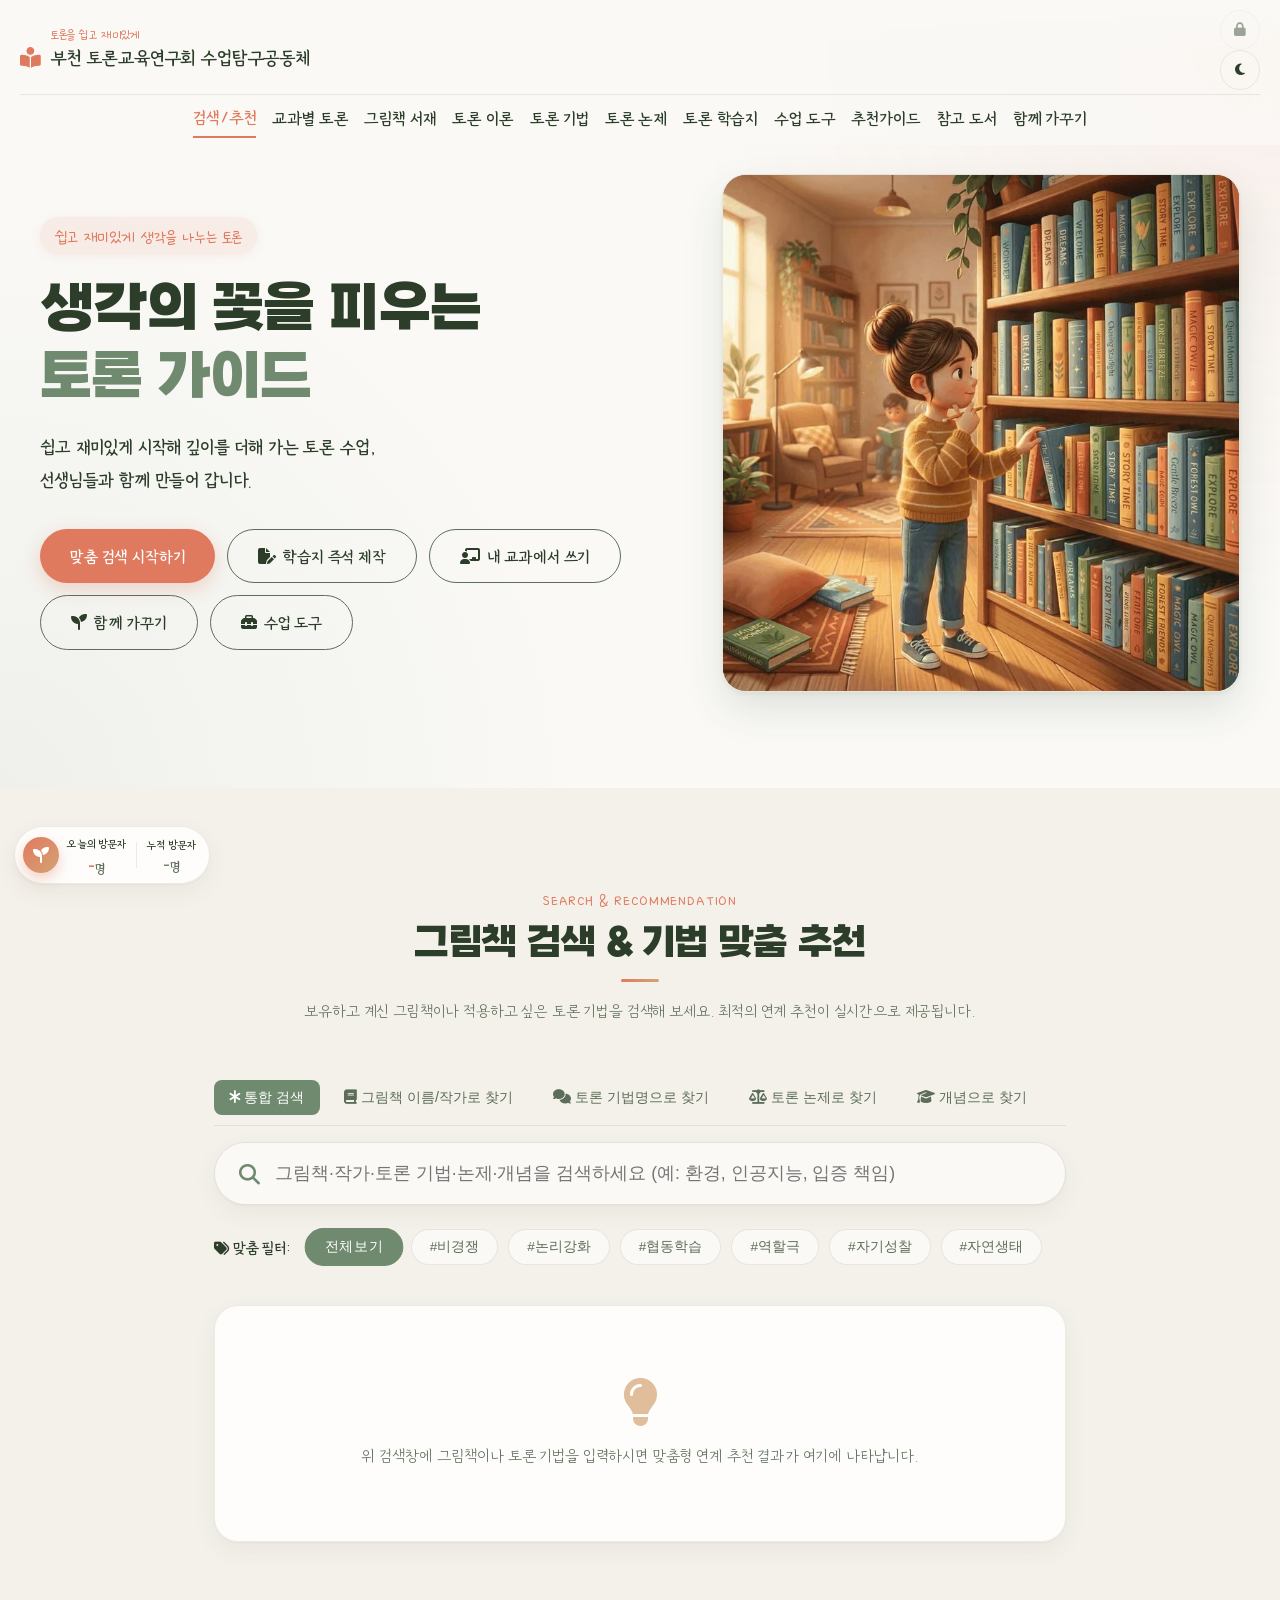
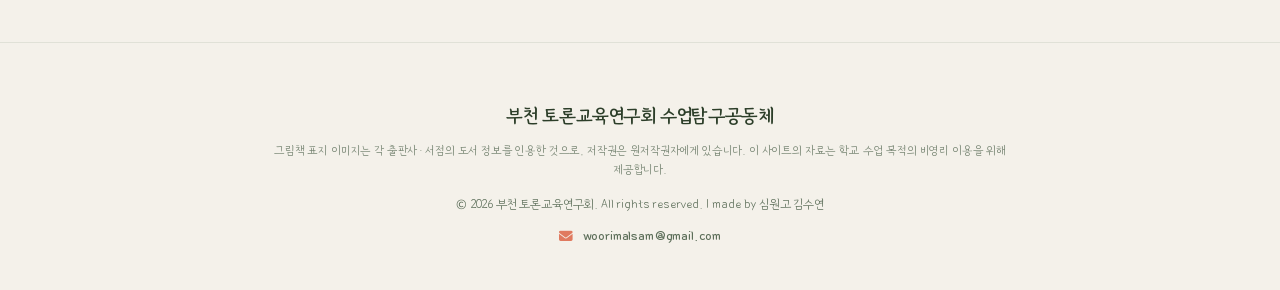
<file: index.html>
<!DOCTYPE html>
<html lang="ko">
<head>
    <meta charset="UTF-8">
    <meta name="viewport" content="width=device-width, initial-scale=1.0">
    <title>생각의 꽃이 피는 그림책 토론 가이드 | 그림책 토론 수업 자료</title>

    <!-- 검색 노출용 -->
    <meta name="description" content="그림책 100여 권과 토론 기법 20가지, 토론 논제 500여 개, 교과서 문학 작품 110여 편, 바로 인쇄하는 그림책 학습지 18종과 논제 학습지 6종을 한곳에. 초·중·고 수업에서 그림책 토론을 쉽게 시작하도록 돕는 교사용 무료 가이드입니다.">
    <meta name="keywords" content="그림책 토론, 그림책 수업, 토론 수업, 토론 기법, 토론 학습지, 독서토론, 초등 토론, 그림책 논제, 토론 논제">
    <meta name="author" content="부천 토론교육연구회 수업탐구공동체">
    <link rel="canonical" href="https://woorimalsam-lab.github.io/Picture-BC/">
    <meta name="theme-color" content="#E07A5F">

    <!-- 공유 미리보기 (카카오톡·밴드·페이스북 등) -->
    <meta property="og:type" content="website">
    <meta property="og:site_name" content="생각의 꽃이 피는 그림책 토론 가이드">
    <meta property="og:title" content="생각의 꽃이 피는 그림책 토론 가이드">
    <meta property="og:description" content="그림책 100여 권 × 토론 기법 20가지 × 토론 논제 500여 개. 그림책 학습지 18종과 논제 학습지 6종을 무료로 제공합니다.">
    <meta property="og:image" content="https://woorimalsam-lab.github.io/Picture-BC/images/hero_share.jpg?v=6.15.2">
    <meta property="og:url" content="https://woorimalsam-lab.github.io/Picture-BC/">
    <meta property="og:locale" content="ko_KR">
    <meta name="twitter:card" content="summary_large_image">
    <meta name="twitter:title" content="생각의 꽃이 피는 그림책 토론 가이드">
    <meta name="twitter:description" content="그림책 100여 권 × 토론 기법 20가지 × 토론 논제 500여 개. 수업에서 바로 쓰는 그림책 토론 자료.">
    <meta name="twitter:image" content="https://woorimalsam-lab.github.io/Picture-BC/images/hero_share.jpg?v=6.15.2">

    <!-- 파비콘 -->
    <link rel="icon" href="data:image/svg+xml,<svg xmlns=%22http://www.w3.org/2000/svg%22 viewBox=%220 0 100 100%22><text y=%22.9em%22 font-size=%2290%22>🌸</text></svg>">
    <!-- Google Fonts -->
    <link rel="preconnect" href="https://fonts.googleapis.com">
    <link rel="preconnect" href="https://fonts.gstatic.com" crossorigin>
    <link rel="preload" href="fonts/GangwonEduAll-Light.woff2" as="font" type="font/woff2" crossorigin>
    <link rel="preload" href="fonts/GangwonEduAll-Bold.woff2" as="font" type="font/woff2" crossorigin>
    <link href="https://fonts.googleapis.com/css2?family=Noto+Sans+KR:wght@400;700&display=swap" rel="stylesheet">
    <!-- FontAwesome for Icons -->
    <link rel="stylesheet" href="https://cdnjs.cloudflare.com/ajax/libs/font-awesome/6.4.0/css/all.min.css">
    <!-- Custom CSS -->
    <link rel="stylesheet" href="style.css?v=6.15.2">
</head>
<body class="light-mode">
    <!-- Navigation Bar -->
    <header class="glass-header no-print">
        <div class="header-container">
            <a href="#search-section" class="logo" title="메인 화면으로" aria-label="메인 화면으로" style="display: flex; flex-direction: column; align-items: flex-start; gap: 2px;">
                <span class="logo-tagline" style="font-size: 0.74rem; font-weight: 400; color: var(--accent-coral); margin-left: 31px; line-height: 1;">토론을 쉽고 재미있게</span>
                <div style="display: flex; align-items: center; gap: 10px;">
                    <i class="fa-solid fa-book-open-reader"></i>
                    <span>부천 토론교육연구회 수업탐구공동체</span>
                </div>
            </a>
            <nav class="nav-links" id="primary-nav">
                <a href="#search-section"><i class="fa-solid fa-magnifying-glass"></i> 검색/추천</a>
                <a href="#subject-section"><i class="fa-solid fa-chalkboard-user"></i> 교과별 토론</a>
                <a href="#books-section"><i class="fa-solid fa-book"></i> 그림책 서재</a>
                <a href="#theory-section"><i class="fa-solid fa-graduation-cap"></i> 토론 이론</a>
                <a href="#techniques-section"><i class="fa-solid fa-comments"></i> 토론 기법</a>
                <a href="#topic-section"><i class="fa-solid fa-scale-balanced"></i> 토론 논제</a>
                <a href="#worksheet-section"><i class="fa-solid fa-file-invoice"></i> 토론 학습지</a>
                <a href="#archive-section"><i class="fa-solid fa-folder-open"></i> 수업 자료실</a>
                <a href="https://woorimalsam-lab.github.io/woorimalsam/tools/" class="nav-tools" target="_blank" rel="noopener" title="수업 도구 페이지를 새 창에서 엽니다"><i class="fa-solid fa-toolbox"></i> 수업 도구</a>
                <a href="#helper-section"><i class="fa-solid fa-wand-magic-sparkles"></i> 추천가이드</a>
                <a href="#reference-section"><i class="fa-solid fa-book-bookmark"></i> 참고 도서</a>
                <a href="#garden-section"><i class="fa-solid fa-seedling"></i> 함께 가꾸기</a>
                <a href="#training-section"><i class="fa-solid fa-person-chalkboard"></i> 연수 안내</a>
            </nav>
            <div class="actions">
                <button id="owner-toggle" class="btn-icon" aria-label="수업 자료실 열기" title="수업 자료실 열기 (관리자)">
                    <i class="fa-solid fa-lock"></i>
                </button>
                <button id="theme-toggle" class="btn-icon" aria-label="테마 전환">
                    <i class="fa-solid fa-moon"></i>
                </button>
                <button id="nav-toggle" class="nav-toggle" aria-label="메뉴 열기" aria-expanded="false" aria-controls="primary-nav">
                    <i class="fa-solid fa-bars"></i>
                </button>
            </div>
        </div>
    </header>
    <!-- 관리자 로그인 (수업 자료실) -->
    <div id="owner-signin" class="owner-signin no-print" hidden></div>

    <!-- 모바일 메뉴 배경(클릭 시 닫힘) -->
    <div id="nav-backdrop" class="nav-backdrop no-print"></div>

    <main id="main-content" class="main-container">
<!-- Hero Section -->
    <section class="hero-section no-print">
        <div class="hero-container">
            <div class="hero-content">
                <span class="badge">쉽고 재미있게 생각을 나누는 토론</span>
                <h1>생각의 꽃을 피우는<br><span>토론 가이드</span></h1>
                <p>쉽고 재미있게 시작해 깊이를 더해 가는 토론 수업,<br>선생님들과 함께 만들어 갑니다.</p>
                <div class="hero-buttons">
                    <a href="#search-section" class="btn btn-primary" onclick="const link = document.querySelector('.nav-links a[href=\'#search-section\']'); if(link) link.click(); const inp = document.getElementById('search-input'); if(inp) setTimeout(() => inp.focus(), 150); return false;">맞춤 검색 시작하기</a>
                    <a href="#worksheet-section" class="btn btn-secondary" onclick="const link = document.querySelector('.nav-links a[href=\'#worksheet-section\']'); if(link) link.click(); return false;"><i class="fa-solid fa-file-pen"></i> 학습지 즉석 제작</a>
                    <a href="#subject-section" class="btn btn-secondary" onclick="const link = document.querySelector('.nav-links a[href=\'#subject-section\']'); if(link) link.click(); return false;"><i class="fa-solid fa-chalkboard-user"></i> 내 교과에서 쓰기</a>
                    <a href="#garden-section" class="btn btn-secondary" onclick="const link = document.querySelector('.nav-links a[href=\'#garden-section\']'); if(link) link.click(); return false;"><i class="fa-solid fa-seedling"></i> 함께 가꾸기</a>
                    <a href="https://woorimalsam-lab.github.io/woorimalsam/tools/" class="btn btn-secondary" target="_blank" rel="noopener" title="수업 도구 페이지를 새 창에서 엽니다"><i class="fa-solid fa-toolbox"></i> 수업 도구</a>
                </div>
            </div>
            <div class="hero-image-container">
                <div class="hero-art">
                    <img id="hero-still" src="images/hero_poster.jpg?v=6.15.2"
                         alt="책장에서 그림책을 골라 펼쳐 읽는 아이 일러스트" class="hero-art-base">
                    <video id="hero-video" class="hero-art-video" muted loop playsinline
                           preload="none" aria-hidden="true" tabindex="-1"></video>
                </div>
            </div>
        </div>
    </section>

    <!-- 1. Search & Recommendation Section -->
    <section id="search-section" class="search-section no-print">
        <div class="section-title-wrapper">
            <span class="sub-title">Search & Recommendation</span>
            <h2>그림책 검색 & 기법 맞춤 추천</h2>
            <p>보유하고 계신 그림책이나 적용하고 싶은 토론 기법을 검색해 보세요. 최적의 연계 추천이 실시간으로 제공됩니다.</p>
        </div>

        <div class="search-container">
            <!-- Search Type Tabs -->
            <div class="search-tabs">
                <button class="search-tab-btn active" data-type="all"><i class="fa-solid fa-asterisk"></i> 통합 검색</button>
                <button class="search-tab-btn" data-type="book"><i class="fa-solid fa-book"></i> 그림책 이름/작가로 찾기</button>
                <button class="search-tab-btn" data-type="tech"><i class="fa-solid fa-comments"></i> 토론 기법명으로 찾기</button>
                <button class="search-tab-btn" data-type="topic"><i class="fa-solid fa-scale-balanced"></i> 토론 논제로 찾기</button>
                <button class="search-tab-btn" data-type="theory"><i class="fa-solid fa-graduation-cap"></i> 개념으로 찾기</button>
            </div>

            <!-- Search bar -->
            <div class="search-box">
                <i class="fa-solid fa-magnifying-glass search-icon"></i>
                <input type="text" id="search-input" placeholder="그림책·작가·토론 기법·논제·개념을 검색하세요 (예: 환경, 인공지능, 입증 책임)">
                <button id="clear-search" class="clear-btn"><i class="fa-solid fa-xmark"></i></button>
            </div>

            <!-- Filter Categories -->
            <div class="filter-zone">
                <span class="filter-label"><i class="fa-solid fa-tags"></i> 맞춤 필터:</span>
                <div class="filter-tags" id="tag-filters">
                    <button class="tag-btn active" data-filter="all">전체보기</button>
                    <button class="tag-btn" data-filter="비경쟁">#비경쟁</button>
                    <button class="tag-btn" data-filter="논리강화">#논리강화</button>
                    <button class="tag-btn" data-filter="협동학습">#협동학습</button>
                    <button class="tag-btn" data-filter="역할극">#역할극</button>
                    <button class="tag-btn" data-filter="자기성찰">#자기성찰</button>
                    <button class="tag-btn" data-filter="자연생태">#자연생태</button>
                </div>
            </div>

            <!-- Real-time Results Panel -->
            <div class="recommendation-results" id="results-panel">
                <div class="empty-state">
                    <i class="fa-solid fa-lightbulb"></i>
                    <p>위 검색창에 그림책이나 토론 기법을 입력하시면 맞춤형 연계 추천 결과가 여기에 나타납니다.</p>
                </div>
            </div>
        </div>
    </section>

    <!-- 2. Picture Book Showcase Section -->
    <!-- 교과별 토론 -->
    <section id="subject-section" class="subject-section no-print">
        <div class="section-title-wrapper">
            <span class="sub-title">Debate in Every Subject</span>
            <h2>교과별 토론</h2>
        </div>
        <div id="subject-panel" class="subject-panel"></div>
    </section>

    <!-- 연수 안내 -->
    <section id="training-section" class="training-section">
        <div class="section-title-wrapper no-print">
            <span class="sub-title">Teacher Training</span>
            <h2>연수 안내</h2>
        </div>
        <div id="training-panel" class="training-panel"></div>
    </section>

    <!-- 함께 가꾸기 (홈페이지 개선 아이디어) -->
    <section id="garden-section" class="garden-section no-print">
        <div class="section-title-wrapper">
            <h2>함께 가꾸기</h2>
            <p>함께 가꾸고 만들어 가는 토론에 대한 의견 부탁드립니다.</p>
        </div>
        <div id="garden-panel" class="garden-panel"></div>
    </section>

    <section id="books-section" class="books-section no-print">
        <div class="section-title-wrapper library-title-wrapper">
            <span class="sub-title">Picture Book Library</span>
            <h2>그림책 서재</h2>
            <div class="library-intro">
                <p>토론 수업의 깊이를 더해주는 아름다운 그림책과 작가 소개, 줄거리입니다.</p>
                <div class="tech-search-box library-search-box" role="search">
                    <i class="fa-solid fa-magnifying-glass search-icon" aria-hidden="true"></i>
                    <input type="search" id="book-search-input" placeholder="제목, 작가, 토론 기법, 주제어" aria-label="그림책 검색" autocomplete="off">
                    <button type="button" id="clear-book-search" class="clear-btn" aria-label="검색어 지우기"><i class="fa-solid fa-xmark"></i></button>
                </div>
            </div>
            <p class="library-search-status" id="book-search-status" aria-live="polite"></p>
        </div>

        <div class="books-grid" id="books-grid">
            <!-- Books will be injected here via JS -->
        </div>
    </section>

    <!-- 2-1. Reference Books Section -->
    <section id="reference-section" class="books-section no-print">
        <div class="section-title-wrapper">
            <span class="sub-title">Reference Books</span>
            <h2>참고 도서</h2>
            <p>이 사이트의 토론 이론·기법·커리큘럼이 바탕으로 삼은 책들을 소개합니다. 표지를 누르면 도서 정보로 이동합니다.</p>
        </div>

        <div class="books-grid" id="reference-grid">
            <!-- Reference books injected via JS -->
        </div>
    </section>

    <!-- 3. Debate Theory Section -->
    <section id="theory-section" class="theory-section no-print">
        <div class="section-title-wrapper">
            <span class="sub-title">Debate Theory</span>
            <h2>토론 이론</h2>
        </div>
        <div class="theory-grid" id="theory-grid">
            <!-- Theory cards will be injected here via JS -->
        </div>
    </section>

    <!-- 4. Debate Techniques Catalog Section -->
    <section id="techniques-section" class="techniques-section no-print">
        <div class="section-title-wrapper">
            <span class="sub-title">Debate Techniques Catalog</span>
            <h2>토론 기법</h2>
            <p>다양한 그림책 토론 도서에서 검증된 토론 기법들을 한눈에 확인하고 수업에 적용해 보세요.</p>
        </div>

        <!-- NEW: Filter & Search Bar for Techniques -->
        <div class="tech-filter-container">
            <div class="tech-search-box">
                <i class="fa-solid fa-magnifying-glass search-icon"></i>
                <input type="text" id="tech-search-input" placeholder="토론 기법 이름 또는 키워드를 검색하세요...">
                <button id="clear-tech-search" class="clear-btn"><i class="fa-solid fa-xmark"></i></button>
            </div>
            <div class="tech-filter-tabs">
                <button class="tech-filter-btn active" data-filter="all">전체보기</button>
                <button class="tech-filter-btn" data-filter="비경쟁">#비경쟁</button>
                <button class="tech-filter-btn" data-filter="논리강화">#논리강화</button>
                <button class="tech-filter-btn" data-filter="협동학습">#협동학습</button>
                <button class="tech-filter-btn" data-filter="역할극">#역할극/감상</button>
            </div>
        </div>

        <div class="techniques-grid" id="techniques-grid">
            <!-- Techniques will be injected here via JS -->
        </div>
    </section>

    <!-- 5. Interactive Worksheet Maker Section -->
    <section id="worksheet-section" class="worksheet-section">
        <div class="section-title-wrapper no-print">
            <span class="sub-title">Printable Worksheet Generator</span>
            <h2>토론 학습지 메이커</h2>
            <p>그림책이나 토론 논제를 고르고 양식을 선택하면, 바로 쓰거나 A4로 인쇄할 수 있는 학습지가 만들어집니다.</p>
        </div>

        <div class="worksheet-container no-print">
            <div class="worksheet-selector-card">
                <div class="ws-mode-tabs">
                    <button type="button" class="ws-mode-btn active" data-ws-mode="book"><i class="fa-solid fa-book"></i> 그림책으로 만들기</button>
                    <button type="button" class="ws-mode-btn" data-ws-mode="topic"><i class="fa-solid fa-comments"></i> 토론 논제로 만들기</button>
                    <button type="button" class="ws-mode-btn" data-ws-mode="subject"><i class="fa-solid fa-graduation-cap"></i> 교과 논제로 만들기</button>
                </div>
                <div class="form-row" id="ws-book-row">
                    <div class="form-group">
                        <label for="worksheet-book-select"><i class="fa-solid fa-book"></i> 그림책 선택</label>
                        <select id="worksheet-book-select">
                            <!-- Injected by JS -->
                        </select>
                    </div>
                    <div class="form-group">
                        <label for="worksheet-type-select"><i class="fa-solid fa-file-invoice"></i> 학습지 유형 선택</label>
                        <select id="worksheet-type-select">
                            <option value="basic" selected>독서 전-중-후 기본 활동지</option>
                            <option value="valueline">가치수직선 토론</option>
                            <option value="argument">논증 게임 (Argumentation Game)</option>
                            <option value="angeldevil">두 마음(천사-악마) 토론</option>
                            <option value="twostray">둘 가고 둘 남기 (2 Stay 2 Stray)</option>
                            <option value="brainwriting">브레인라이팅 (Brainwriting)</option>
                            <option value="fan">선풍기 토론</option>
                            <option value="socratic">소크라틱 세미나</option>
                            <option value="traffic">신호등 토론 (Traffic Light)</option>
                            <option value="doublepyramid">쌍 피라미드 토론</option>
                            <option value="worldcafe">월드카페 (World Cafe)</option>
                            <option value="reason">이유찾기 토론</option>
                            <option value="panorama">파노라마 토론</option>
                            <option value="procon">프로콘 (Pro-Con) 토론</option>
                            <option value="pmi">PMI 토론</option>
                            <option value="hotseating">핫시팅 (Hot-seating)</option>
                            <option value="hexadebate">헥사 토론</option>
                            <option value="carousel">회전목마 토론 (Carousel)</option>
                        </select>
                    </div>
                    <div class="form-group" id="ws-curr-group">
                        <label for="worksheet-curr-select"><i class="fa-solid fa-graduation-cap"></i> 버전 B · 교과 연계 논제 <small>(버전 A는 그림책 속 논제, 버전 B는 이 논제로 함께 만듭니다)</small></label>
                        <select id="worksheet-curr-select"></select>
                    </div>
                </div>
                <div id="ws-topic-row" style="display:none;">
                    <div class="form-row">
                        <div class="form-group ws-subj-only">
                            <label for="subject-ws-subject"><i class="fa-solid fa-shapes"></i> 교과</label>
                            <select id="subject-ws-subject"></select>
                        </div>
                        <div class="form-group ws-subj-only">
                            <label for="subject-ws-course"><i class="fa-solid fa-book-bookmark"></i> 교과목</label>
                            <select id="subject-ws-course"></select>
                        </div>
                        <div class="form-group ws-topic-only">
                            <label for="topic-ws-type"><i class="fa-solid fa-layer-group"></i> 논제 유형</label>
                            <select id="topic-ws-type">
                                <option value="all">전체</option>
                                <option value="fact">사실 논제</option>
                                <option value="policy">정책 논제</option>
                                <option value="value">가치 논제</option>
                            </select>
                        </div>
                        <div class="form-group ws-topic-only">
                            <label for="topic-ws-level"><i class="fa-solid fa-school"></i> 학교급</label>
                            <select id="topic-ws-level">
                                <option value="all">전체</option>
                                <option value="초등·중학">초등·중학</option>
                                <option value="중학·고등">중학·고등</option>
                                <option value="고등">고등</option>
                            </select>
                        </div>
                        <div class="form-group">
                            <label for="topic-ws-form"><i class="fa-solid fa-file-invoice"></i> 학습지 양식</label>
                            <select id="topic-ws-form">
                                <optgroup label="논제 학습지">
                                    <option value="analysis">① 논제 분석지 — 낱말·쟁점·근거</option>
                                    <option value="clash">② 쟁점 분석표 — 쟁점 뽑는 5단계</option>
                                    <option value="case">③ 입론서 — 유형별 주장 세우기</option>
                                    <option value="flow">④ 토론 흐름표 — 진행 순서·기록</option>
                                    <option value="judge">⑤ 판정·성찰지 — 평가·생각 변화</option>
                                    <option value="full">전 과정 묶음 (분석지·입론서·흐름표·판정지)</option>
                                </optgroup>
                                <optgroup label="토론 기법으로 (20가지)">
                                    <option value="tech-valuebar">가치수직선 토론</option>
                                    <option value="tech-argumentgame">논증 게임</option>
                                    <option value="tech-angeldevil">두 마음(천사-악마) 토론</option>
                                    <option value="tech-2stay2stray">둘 가고 둘 남기</option>
                                    <option value="tech-ai-assisted-debate">디지털/AI 보조 토론</option>
                                    <option value="tech-brainwriting">브레인라이팅</option>
                                    <option value="tech-fan">선풍기 토론</option>
                                    <option value="tech-socratic">소크라틱 세미나</option>
                                    <option value="tech-trafficlight">신호등 토론</option>
                                    <option value="tech-doublepyramid">쌍 피라미드 토론</option>
                                    <option value="tech-worldcafe">월드카페</option>
                                    <option value="tech-reasoning">이유찾기 토론</option>
                                    <option value="tech-eraser-debate">지우개 토론</option>
                                    <option value="tech-panorama">파노라마 토론</option>
                                    <option value="tech-procon">프로콘 토론</option>
                                    <option value="tech-pmi">PMI 토론</option>
                                    <option value="tech-havruta">하브루타</option>
                                    <option value="tech-hotseating">핫시팅</option>
                                    <option value="tech-hexadebate">헥사 토론</option>
                                    <option value="tech-carousel">회전목마 토론</option>
                                </optgroup>
                            </select>
                        </div>
                    </div>
                    <div class="form-group ws-topic-pick">
                        <label for="topic-ws-topic"><i class="fa-solid fa-comments"></i> 논제 선택 <span id="topic-ws-count" class="ws-topic-count"></span></label>
                        <select id="topic-ws-topic"></select>
                    </div>
                    <label class="ws-hint-toggle"><input type="checkbox" id="topic-ws-hints" checked> 배경 지식과 쟁점 예시를 함께 싣기 <small>(끄면 학생이 스스로 찾는 빈칸형)</small></label>
                    <p class="ws-hint-note" id="topic-ws-hint-note" hidden><i class="fa-solid fa-circle-info"></i> 교과 논제는 배경 지식과 쟁점 예시를 학생용에 싣지 않고, 교사용 첫 쪽의 '논제 살펴보기'에만 싣습니다.</p>
                    <div class="form-group ws-audience">
                        <label for="topic-ws-audience"><i class="fa-solid fa-chalkboard-user"></i> 출력 구성</label>
                        <select id="topic-ws-audience">
                            <option value="both">학생용 + 교사용(예시 답안)</option>
                            <option value="student">학생용만</option>
                            <option value="teacher">교사용(예시 답안)만</option>
                        </select>
                    </div>
                </div>
                <div class="form-row-buttons" style="margin-top: 16px;">
                    <button id="btn-generate-worksheet" class="btn btn-primary"><i class="fa-solid fa-wand-magic-sparkles"></i> 학습지 생성하기</button>
                    <button id="btn-print-worksheet" class="btn btn-secondary" style="border-color: var(--accent-coral); color: var(--accent-coral);"><i class="fa-solid fa-print"></i> A4 인쇄</button>
                    <button type="button" class="btn btn-secondary ws-export-btn" onclick="wsExport('pdf', this)"><i class="fa-solid fa-file-pdf"></i> PDF 파일로 받기</button>
                    <button type="button" class="btn btn-secondary ws-export-btn" onclick="wsExport('hwpx', this)"><i class="fa-solid fa-file-lines"></i> 한글 파일로 받기</button>
                </div>
            </div>
        </div>

        <!-- Printable Worksheet Preview Area -->
        <div class="worksheet-preview-wrapper">
            <div id="worksheet-paper" class="worksheet-paper">
                <!-- Dynamically built by JS based on selection, styling is optimized for A4 print -->
                <div class="print-instruction no-print">
                    <i class="fa-solid fa-arrow-up"></i> 위 '학습지 생성하기'를 클릭하시면 여기에 인쇄 및 편집 가능한 학습지가 로드됩니다.
                </div>
            </div>
        </div>
    </section>

    <!-- 6. Debate Class Archive Section -->
    <section id="archive-section" class="archive-section no-print">
        <div class="section-title-wrapper">
            <span class="sub-title">Debate Classroom Resources</span>
            <h2>토론 수업 자료실</h2>
        </div>

        <div class="archive-container">
            <!-- Search & Filters for Archive -->
            <div class="archive-search-box">
                <i class="fa-solid fa-magnifying-glass archive-search-icon"></i>
                <input type="text" id="archive-search-input" placeholder="자료명을 입력하세요 (예: 빨간 벽, 소크라틱, 신호등)...">
                <button id="clear-archive-search" class="clear-btn"><i class="fa-solid fa-xmark"></i></button>
            </div>
            
            <div class="archive-filters">
                <button class="archive-filter-btn active" data-filter="all">전체보기</button>
                <button class="archive-filter-btn" data-filter="theory"><i class="fa-solid fa-graduation-cap" style="color: #4A90E2;"></i> 토론 이론 및 가이드</button>
                <button class="archive-filter-btn" data-filter="ppt"><i class="fa-regular fa-file-powerpoint" style="color: #D24726;"></i> 교사용 수업 PPT</button>
                <button class="archive-filter-btn" data-filter="sheet"><i class="fa-regular fa-file-lines" style="color: #2ECC71;"></i> 학생용 활동지 및 대본</button>
            </div>

            <!-- Dynamic grid -->
            <div class="archive-grid" id="archive-grid">
                <!-- Injected by JS -->
            </div>
        </div>
    </section>

    <!-- 7. Custom Debate Guide Helper Section -->
    <section id="helper-section" class="helper-section no-print">
        <div class="helper-card-container">
            <div class="helper-intro">
                <i class="fa-solid fa-wand-magic-sparkles magic-icon"></i>
                <h3>그림책 토론 설계 헬퍼</h3>
                <p>『그림책 토론 100』 및 『열두 달 그림책 토론』을 바탕으로 상황별 맞춤 가이드와 월별(열두 달) 추천 커리큘럼을 실시간으로 설계해 드립니다.</p>
            </div>
            
            <div style="width: 100%;">
                <!-- Helper Mode Tabs -->
                <div class="helper-mode-tabs" style="display: flex; gap: 16px; margin-bottom: 24px; border-bottom: 2px solid var(--border-color); padding-bottom: 8px;">
                    <button class="helper-tab-btn active" id="tab-helper-situation" style="background: none; border: none; font-size: 1.05rem; font-weight: 700; color: var(--accent-coral); cursor: pointer; padding-bottom: 8px; border-bottom: 3px solid var(--accent-coral); transition: all 0.3s; font-family: inherit;">상황별 맞춤 설계</button>
                    <button class="helper-tab-btn" id="tab-helper-monthly" style="background: none; border: none; font-size: 1.05rem; font-weight: 700; color: var(--text-secondary); cursor: pointer; padding-bottom: 8px; border-bottom: 3px solid transparent; transition: all 0.3s; font-family: inherit;">열두 달(월별) 커리큘럼</button>
                </div>

                <!-- Form 1: Situation Helper -->
                <div class="helper-form" id="helper-situation-form">
                    <div class="form-group">
                        <label for="helper-target"><i class="fa-solid fa-graduation-cap"></i> 참여 대상 학년</label>
                        <select id="helper-target">
                            <option value="low">초등 저학년 (놀이 및 직관 위주)</option>
                            <option value="mid" selected>초등 중고학년 (소통 및 기본 논증)</option>
                            <option value="middle">중학생 (관계적 자아 및 도덕적 책임)</option>
                            <option value="high">고등학생 (실존적 고민 및 교과 연계)</option>
                        </select>
                    </div>
                    <div class="form-group">
                        <label for="helper-goal"><i class="fa-solid fa-circle-check"></i> 토론 수업 핵심 목표</label>
                        <select id="helper-goal">
                            <option value="empathy" selected>공감과 관계에 대한 성찰 (감성/이해)</option>
                            <option value="logical">논리적인 의사결정 및 근거 쓰기 (논리/말하기)</option>
                            <option value="social">사회 문제 및 가치관 다루기 (성찰/토의)</option>
                            <option value="fun">쉽고 재미있는 토론 경험 입문 (재미/활동)</option>
                        </select>
                    </div>
                    <button id="btn-generate-guide" class="btn btn-primary btn-block">맞춤 가이드 생성</button>
                </div>

                <!-- Form 2: Monthly Helper -->
                <div class="helper-form" id="helper-monthly-form" style="display: none; width: 100%;">
                    <div class="form-group" style="width: 100%;">
                        <label><i class="fa-regular fa-calendar-days"></i> 커리큘럼 탐색할 월 선택</label>
                        <div class="month-grid" style="display: grid; grid-template-columns: repeat(6, 1fr); gap: 10px; margin-top: 10px;">
                            <button class="month-btn active" data-month="3">3월</button>
                            <button class="month-btn" data-month="4">4월</button>
                            <button class="month-btn" data-month="5">5월</button>
                            <button class="month-btn" data-month="6">6월</button>
                            <button class="month-btn" data-month="7">7월</button>
                            <button class="month-btn" data-month="8">8월</button>
                            <button class="month-btn" data-month="9">9월</button>
                            <button class="month-btn" data-month="10">10월</button>
                            <button class="month-btn" data-month="11">11월</button>
                            <button class="month-btn" data-month="12">12월</button>
                            <button class="month-btn" data-month="1">1월</button>
                            <button class="month-btn" data-month="2">2월</button>
                        </div>
                    </div>
                    <button id="btn-show-monthly" class="btn btn-primary btn-block" style="margin-top: 16px;">월별 추천 도서 및 논제 보기</button>
                </div>
            </div>
        </div>
        
        <!-- Generated Guide Output -->
        <div id="generated-guide-output" class="generated-guide-output hidden">
            <!-- Rendered by JavaScript -->
        </div>
    </section>


    <!-- 9. 토론 논제 (정책/가치) Section -->
    <section id="topic-section" class="topic-section no-print">
        <div class="section-title-wrapper">
            <span class="sub-title">Debate Propositions</span>
            <h2>토론 논제</h2>
            <p>사실·가치·정책 세 갈래의 논제를 한곳에 모았습니다. 그림책과 문학 작품에서 논제를 뽑는 방법, 공식 통계로 논거를 세우는 방법도 함께 담았습니다.</p>
        </div>

        <div class="topic-tabs">
            <button class="topic-tab-btn active" data-topic-tab="fact"><i class="fa-solid fa-magnifying-glass-chart"></i> 사실 논제</button>
            <button class="topic-tab-btn" data-topic-tab="policy"><i class="fa-solid fa-gavel"></i> 정책 논제</button>
            <button class="topic-tab-btn" data-topic-tab="value"><i class="fa-solid fa-scale-balanced"></i> 가치 논제</button>
            <button class="topic-tab-btn" data-topic-tab="derive"><i class="fa-solid fa-wand-magic-sparkles"></i> 그림책에서 논제 뽑기</button>
            <button class="topic-tab-btn" data-topic-tab="lit"><i class="fa-solid fa-feather"></i> 문학에서 논제 뽑기</button>
            <button class="topic-tab-btn" data-topic-tab="reading"><i class="fa-solid fa-book-open"></i> 갈래별 읽기 주제</button>
            <button class="topic-tab-btn" data-topic-tab="data"><i class="fa-solid fa-chart-column"></i> 통계·뉴스로 논거 만들기</button>
        </div>

        <!-- 논제 목록 패널 -->
        <div id="topic-panel-list">
            <div id="topic-level-pref" class="topic-level-pref"></div>
            <div class="topic-typeinfo" id="topic-typeinfo"></div>
            <div class="topic-steps">
                <div class="topic-step">
                    <span class="topic-step-label"><em>1</em> 대주제 고르기</span>
                    <div class="topic-step-chips" id="topic-themes"></div>
                </div>
                <div class="topic-step">
                    <span class="topic-step-label"><em>2</em> 학교급 고르기</span>
                    <div class="topic-step-chips" id="topic-levels"></div>
                </div>
                <div class="topic-step topic-step-inline">
                    <select id="topic-source" aria-label="출처 선택">
                        <option value="all">출처 전체</option>
                        <option value="contest">실제 대회 논제만</option>
                        <option value="own">수업용 논제만</option>
                    </select>
                    <span class="topic-count" id="topic-count"></span>
                </div>
            </div>
            <div class="topic-grid" id="topic-grid"></div>
        </div>

        <!-- 그림책에서 논제 뽑기 패널 -->
        <div id="topic-panel-derive" style="display:none;">
            <div class="topic-derive-pick">
                <label for="topic-book-select"><i class="fa-solid fa-book"></i> 그림책 선택</label>
                <select id="topic-book-select"></select>
            </div>
            <div class="topic-derive-out" id="topic-derive-out"></div>
        </div>

        <!-- 갈래별 읽기 주제 (구 독서평설) -->
        <div id="topic-panel-reading" style="display:none;">
            <p class="topic-panel-intro">인문·사회·과학·환경 등 갈래별 읽기 주제를 그림책 토론으로 연결했습니다. 학교급을 골라 보세요.</p>
            <div class="reading-level-tabs">
                <button class="reading-level-btn active" data-level="elementary"><i class="fa-solid fa-child-reaching"></i> 초등학교</button>
                <button class="reading-level-btn" data-level="middle"><i class="fa-solid fa-user-graduate"></i> 중학교</button>
                <button class="reading-level-btn" data-level="high"><i class="fa-solid fa-graduation-cap"></i> 고등학교</button>
            </div>
            <div class="reading-board" id="reading-board"></div>
            <div class="reading-grid" id="reading-grid"></div>
        </div>

        <!-- 문학에서 논제 뽑기 -->
        <div id="topic-panel-lit" style="display:none;"></div>

        <!-- 통계·뉴스로 논거 만들기 -->
        <div id="topic-panel-data" style="display:none;"></div>
    </section>

    </main>

    <!-- 오늘의 방문자 카운터 (왼쪽 플로팅) -->
    <div id="visitor-counter" class="visitor-counter no-print" title="오늘 이 페이지를 찾아준 친구들의 수와 지금까지 누적 방문자 수예요!">
        <div class="vc-icon"><i class="fa-solid fa-seedling"></i></div>
        <div class="vc-stat">
            <div class="vc-label">오늘의 방문자</div>
            <div class="vc-count">
                <span class="vc-num" id="vc-num">·</span><span class="vc-unit">명</span>
            </div>
        </div>
        <div class="vc-divider"></div>
        <div class="vc-stat">
            <div class="vc-label">누적 방문자</div>
            <div class="vc-count">
                <span class="vc-num vc-num-total" id="vc-total">·</span><span class="vc-unit">명</span>
            </div>
        </div>
        <div class="vc-footer"><i class="fa-solid fa-heart"></i> 함께 읽어요</div>
    </div>

    <!-- Footer -->
    <footer class="no-print">
        <div class="footer-container">
            <div class="footer-info">
                <h4>부천 토론교육연구회 수업탐구공동체</h4>
            </div>
            <p class="footer-note">그림책 표지 이미지는 각 출판사·서점의 도서 정보를 인용한 것으로, 저작권은 원저작권자에게 있습니다. 이 사이트의 자료는 학교 수업 목적의 비영리 이용을 위해 제공합니다.</p>
            <p class="footer-note" id="analytics-note" hidden>어떤 메뉴가 많이 쓰이는지 알아보려고 구글 애널리틱스로 방문 통계를 모읍니다. 이름 같은 개인정보는 모으지 않습니다.</p>
            <p class="copyright">&copy; 2026 부천 토론교육연구회. All rights reserved. | made by 심원고 김수연</p>
            <p class="footer-email"><i class="fa-solid fa-envelope"></i> <a href="mailto:woorimalsam@gmail.com">woorimalsam@gmail.com</a></p>
        </div>
    </footer>

    <!-- Detail Modal -->
    <div id="detail-modal" class="modal-overlay no-print">
        <div class="modal-content">
            <button id="modal-close" class="modal-close-btn" aria-label="닫기"><i class="fa-solid fa-xmark"></i></button>
            <div id="modal-body">
                <!-- Filled dynamically by JS -->
            </div>
        </div>
    </div>

    <!-- 수업 진행 모드 (프로젝터용 전체 화면) -->
    <div id="class-mode" class="class-mode no-print"></div>

    <!-- Custom JS -->
    <script src="https://accounts.google.com/gsi/client" async defer></script>
    <script src="app.js?v=6.15.2"></script>
</body>
</html>
</file>
<file: style.css>
/* --- 글꼴: 강원특별자치도교육청 배포 글꼴 (사이트에 쓰는 글자와 한글 2,350자만 남긴 woff2) ---
   모두체는 한글 폭이 좁고(0.8em) 새음·현옥샘체는 글자가 작게 그려져 있어 size-adjust로 다른 글꼴과 눈에 보이는 크기를 맞춘다.
   남긴 글자에 없는 글자(한자 등)는 다음 글꼴(Noto Sans KR)로 넘어간다. */
@font-face { font-family: 'GangwonEduAll'; src: url('fonts/GangwonEduAll-Light.woff2') format('woff2'); font-weight: 100 500; font-display: swap; size-adjust: 108%; }
@font-face { font-family: 'GangwonEduAll'; src: url('fonts/GangwonEduAll-Bold.woff2') format('woff2'); font-weight: 600 900; font-display: swap; size-adjust: 108%; }
@font-face { font-family: 'GangwonEduPower'; src: url('fonts/GangwonEduPower.woff2') format('woff2'); font-weight: 100 900; font-display: swap; size-adjust: 104%; }
@font-face { font-family: 'GangwonEduSaeeum'; src: url('fonts/GangwonEduSaeeum.woff2') format('woff2'); font-weight: 100 900; font-display: swap; size-adjust: 135%; }
@font-face { font-family: 'GangwonEduHyeonokT'; src: url('fonts/GangwonEduHyeonokT.woff2') format('woff2'); font-weight: 100 900; font-display: swap; size-adjust: 132%; }

/* --- 디자인 시스템 및 변수 선언 --- */
:root {
    /* 라이트 모드 (Warm Ivory & Sage Green) */
    --bg-primary: #FAF9F6;
    --bg-secondary: #F4F1EA;
    --bg-card: rgba(255, 255, 255, 0.85);
    --text-primary: #2C3E29;
    --text-secondary: #5C6E59;
    --accent-sage: #708A6F;
    --accent-coral: #E07A5F;
    --accent-gold: #D4A373;
    --border-color: rgba(143, 158, 139, 0.2);
    --header-bg: rgba(250, 249, 246, 0.8);
    --shadow-soft: 0 10px 30px rgba(44, 62, 41, 0.05);
    --shadow-hover: 0 20px 40px rgba(44, 62, 41, 0.12);
    --glass-blur: blur(15px);
    
    /* 폰트 정의 */
    --font-sans: 'GangwonEduAll', 'Noto Sans KR', sans-serif;       /* 본문·화면 글자: 모두체 */
    --font-serif: 'GangwonEduAll', 'Noto Sans KR', sans-serif;      /* 제목·책 이름: 모두체 굵게 */
    --font-display: 'GangwonEduPower', 'GangwonEduAll', 'Noto Sans KR', sans-serif;  /* 큰 제목: 튼튼체 */
    --font-hand: 'GangwonEduSaeeum', 'GangwonEduAll', 'Noto Sans KR', sans-serif;    /* 손글씨 꾸밈: 새음체 */
    --font-pen: 'GangwonEduHyeonokT', 'GangwonEduAll', 'Noto Sans KR', sans-serif;   /* 학생 말문: 현옥샘체 */
}

.dark-mode {
    /* 다크 모드 (Sleek Dark Forest & Warm Charcoal) */
    --bg-primary: #181E16;
    --bg-secondary: #1F261D;
    --bg-card: rgba(31, 38, 29, 0.85);
    --text-primary: #E5ECE4;
    --text-secondary: #A9BCA7;
    --accent-sage: #9CBA99;
    --accent-coral: #F28482;
    --accent-gold: #F6BD60;
    --border-color: rgba(156, 186, 153, 0.15);
    --header-bg: rgba(24, 30, 22, 0.8);
    --shadow-soft: 0 10px 30px rgba(0, 0, 0, 0.3);
    --shadow-hover: 0 20px 40px rgba(0, 0, 0, 0.45);
}

html {
    scroll-behavior: smooth;
    scroll-padding-top: 100px; /* 고정 헤더 높이만큼 여백 추가 */
}

/* --- 기본 초기화 --- */
* {
    margin: 0;
    padding: 0;
    box-sizing: border-box;
}

body {
    background-color: var(--bg-primary);
    color: var(--text-primary);
    font-family: var(--font-sans);
    line-height: 1.6;
    transition: background-color 0.4s ease, color 0.4s ease;
    overflow-x: hidden;
}

/* --- 레이아웃 및 공통 컴포넌트 --- */
.container-full {
    width: 100%;
    max-width: 1200px;
    margin: 0 auto;
    padding: 0 24px;
}

h1, h2, h3, h4 {
    font-family: var(--font-serif);
    font-weight: 700;
}

/* 스크롤바 커스텀 */
::-webkit-scrollbar {
    width: 10px;
}
::-webkit-scrollbar-track {
    background: var(--bg-primary);
}
::-webkit-scrollbar-thumb {
    background: var(--accent-sage);
    border-radius: 5px;
    border: 3px solid var(--bg-primary);
}

/* --- 헤더 & 네비게이션 --- */
.glass-header {
    position: fixed;
    top: 0;
    left: 0;
    width: 100%;
    z-index: 1000;
    background-color: var(--header-bg);
    backdrop-filter: var(--glass-blur);
    -webkit-backdrop-filter: var(--glass-blur);
    border-bottom: 1px solid var(--border-color);
    transition: background-color 0.4s, border-bottom 0.4s;
}

.header-container {
    max-width: 1440px;
    margin: 0 auto;
    padding: 16px 24px;
    display: flex;
    justify-content: space-between;
    align-items: center;
}

.logo {
    display: flex;
    align-items: center;
    gap: 10px;
    text-decoration: none;
    color: var(--text-primary);
    font-family: var(--font-serif);
    font-size: 1.15rem;
    font-weight: 700;
    transition: transform 0.2s ease;
}
.logo:hover {
    transform: scale(1.02);
}
.logo i {
    color: var(--accent-coral);
    font-size: 1.3rem;
}

.nav-links {
    display: flex;
    gap: 20px;
}
.nav-links a {
    text-decoration: none;
    color: var(--text-secondary);
    font-weight: 500;
    font-size: 0.9rem;
    transition: color 0.2s ease, transform 0.2s ease;
    display: flex;
    align-items: center;
    gap: 6px;
}
.nav-links a:hover {
    color: var(--accent-coral);
    transform: translateY(-2px);
}
.nav-links a.active {
    color: var(--accent-coral);
    font-weight: 700;
    border-bottom: 2.5px solid var(--accent-coral);
}

.btn-icon {
    background: none;
    border: 1px solid var(--border-color);
    color: var(--text-primary);
    cursor: pointer;
    width: 40px;
    height: 40px;
    border-radius: 50%;
    display: flex;
    align-items: center;
    justify-content: center;
    transition: background-color 0.2s, color 0.2s, transform 0.2s;
}
.btn-icon:hover {
    background-color: var(--accent-sage);
    color: white;
    transform: rotate(15deg);
}

/* --- 히어로 섹션 --- */
.hero-section {
    padding: 140px 24px 80px;
    background: radial-gradient(circle at top right, rgba(224, 122, 95, 0.08), transparent 40%),
                radial-gradient(circle at bottom left, rgba(112, 138, 111, 0.08), transparent 40%);
}

.hero-container {
    max-width: 1200px;
    margin: 0 auto;
    display: grid;
    grid-template-columns: 1.1fr 0.9fr;
    align-items: center;
    gap: 48px;
}

.hero-content .badge {
    display: inline-block;
    padding: 6px 14px;
    background-color: rgba(224, 122, 95, 0.1);
    color: var(--accent-coral);
    border-radius: 20px;
    font-size: 0.85rem;
    font-weight: 700;
    margin-bottom: 20px;
    letter-spacing: 0.5px;
}

.hero-content h1 {
    font-size: 3.2rem;
    line-height: 1.25;
    margin-bottom: 24px;
    color: var(--text-primary);
}
.hero-content h1 span {
    color: var(--accent-sage);
}

.hero-content p {
    font-size: 1.1rem;
    color: var(--text-secondary);
    margin-bottom: 36px;
    max-width: 540px;
}

.hero-buttons {
    display: flex;
    gap: 16px;
}

.btn {
    display: inline-flex;
    align-items: center;
    justify-content: center;
    padding: 12px 28px;
    border-radius: 30px;
    font-size: 1rem;
    font-weight: 500;
    text-decoration: none;
    transition: transform 0.2s, box-shadow 0.2s, background-color 0.2s;
    cursor: pointer;
    border: none;
}
.btn-primary {
    background-color: var(--accent-coral);
    color: white;
    box-shadow: 0 4px 15px rgba(224, 122, 95, 0.3);
}
.btn-primary:hover {
    background-color: #d16b50;
    transform: translateY(-2px);
    box-shadow: 0 6px 20px rgba(224, 122, 95, 0.4);
}
.btn-secondary {
    background-color: transparent;
    border: 1.5px solid var(--accent-sage);
    color: var(--accent-sage);
}
.btn-secondary:hover {
    background-color: var(--accent-sage);
    color: white;
    transform: translateY(-2px);
}
.btn-youtube {
    background-color: #FF0000;
    color: white;
    box-shadow: 0 4px 12px rgba(255, 0, 0, 0.2);
}
.btn-youtube:hover {
    background-color: #cc0000;
    transform: translateY(-2px);
    box-shadow: 0 6px 16px rgba(255, 0, 0, 0.35);
}
.btn-block {
    width: 100%;
}

.hero-image-container {
    display: flex;
    justify-content: center;
    align-items: center;
    position: relative;
}
.hero-image {
    max-width: 100%;
    height: auto;
    border-radius: 24px;
    box-shadow: var(--shadow-hover);
    border: 1px solid var(--border-color);
    animation: floatAnimation 6s ease-in-out infinite;
}

@keyframes floatAnimation {
    0%, 100% { transform: translateY(0); }
    50% { transform: translateY(-12px); }
}

/* --- 섹션 헤더 스타일 --- */
.section-title-wrapper {
    text-align: center;
    max-width: 700px;
    margin: 0 auto 50px;
    padding: 0 24px;
}
.section-title-wrapper .sub-title {
    font-size: 0.85rem;
    text-transform: uppercase;
    letter-spacing: 2px;
    color: var(--accent-coral);
    font-weight: 700;
    display: block;
    margin-bottom: 8px;
}
.section-title-wrapper h2 {
    font-size: 2.2rem;
    color: var(--text-primary);
    margin-bottom: 16px;
}
.section-title-wrapper p {
    color: var(--text-secondary);
    font-size: 1.05rem;
}

/* --- 검색 및 추천 섹션 --- */
.search-section {
    padding: 100px 0;
    background-color: var(--bg-secondary);
}
.search-container {
    max-width: 900px;
    margin: 0 auto;
    padding: 0 24px;
}
.search-tabs {
    display: flex;
    gap: 8px;
    margin-bottom: 16px;
    border-bottom: 1.5px solid var(--border-color);
    padding-bottom: 10px;
}
.search-tab-btn {
    background: none;
    border: none;
    padding: 8px 16px;
    font-size: 0.9rem;
    cursor: pointer;
    color: var(--text-secondary);
    border-radius: 8px;
    transition: all 0.2s ease;
    font-weight: 500;
}
.search-tab-btn.active {
    background-color: var(--accent-sage);
    color: white;
}
.search-tab-btn:hover:not(.active) {
    background-color: rgba(112, 138, 111, 0.1);
    color: var(--text-primary);
}

.search-box {
    position: relative;
    margin-bottom: 24px;
    box-shadow: var(--shadow-soft);
    border-radius: 50px;
    overflow: hidden;
    border: 1px solid var(--border-color);
}
.search-box input {
    width: 100%;
    padding: 20px 60px;
    font-size: 1.1rem;
    border: none;
    outline: none;
    background-color: var(--bg-primary);
    color: var(--text-primary);
    transition: background-color 0.2s;
}
.search-icon {
    position: absolute;
    left: 24px;
    top: 50%;
    transform: translateY(-50%);
    font-size: 1.3rem;
    color: var(--accent-sage);
}
.clear-btn {
    position: absolute;
    right: 24px;
    top: 50%;
    transform: translateY(-50%);
    background: none;
    border: none;
    cursor: pointer;
    font-size: 1.2rem;
    color: var(--text-secondary);
    display: none;
}
.clear-btn:hover {
    color: var(--accent-coral);
}

.filter-zone {
    display: flex;
    align-items: center;
    gap: 16px;
    margin-bottom: 40px;
    flex-wrap: wrap;
}
.filter-label {
    font-weight: 700;
    color: var(--text-primary);
    font-size: 0.95rem;
}
.filter-tags {
    display: flex;
    gap: 10px;
    flex-wrap: wrap;
}
.tag-btn {
    background-color: var(--bg-primary);
    border: 1px solid var(--border-color);
    color: var(--text-secondary);
    padding: 8px 18px;
    border-radius: 20px;
    cursor: pointer;
    font-size: 0.85rem;
    transition: all 0.25s ease;
}
.tag-btn:hover, .tag-btn.active {
    background-color: var(--accent-sage);
    color: white;
    border-color: var(--accent-sage);
    transform: scale(1.05);
}

/* 검색 실시간 결과 패널 */
.recommendation-results {
    background-color: var(--bg-card);
    border-radius: 24px;
    border: 1px solid var(--border-color);
    padding: 32px;
    min-height: 180px;
    transition: all 0.3s ease;
    box-shadow: var(--shadow-soft);
}
.empty-state {
    display: flex;
    flex-direction: column;
    align-items: center;
    justify-content: center;
    text-align: center;
    color: var(--text-secondary);
    padding: 40px 0;
}
.empty-state i {
    font-size: 3rem;
    color: var(--accent-gold);
    margin-bottom: 16px;
    opacity: 0.7;
}

/* 추천 결과 카드 레이아웃 */
.results-header {
    margin-bottom: 24px;
    border-bottom: 1px solid var(--border-color);
    padding-bottom: 12px;
    display: flex;
    justify-content: space-between;
    align-items: center;
}
.results-header h4 {
    font-size: 1.2rem;
    color: var(--text-primary);
}
.results-count {
    font-size: 0.85rem;
    color: var(--accent-coral);
    font-weight: 700;
}
.recommended-list {
    display: flex;
    flex-direction: column;
    gap: 20px;
}
.recommend-card {
    background-color: var(--bg-primary);
    border: 1px solid var(--border-color);
    border-radius: 16px;
    padding: 24px;
    display: grid;
    grid-template-columns: 1fr 1fr;
    gap: 24px;
    transition: transform 0.2s, box-shadow 0.2s;
}
.recommend-card:hover {
    transform: translateY(-4px);
    box-shadow: var(--shadow-soft);
}
.rec-left, .rec-right {
    display: flex;
    flex-direction: column;
    justify-content: space-between;
}
.rec-left {
    border-right: 1px solid var(--border-color);
    padding-right: 24px;
}
.rec-title-wrapper {
    display: flex;
    align-items: center;
    gap: 10px;
    margin-bottom: 12px;
}
.rec-title-wrapper h5 {
    font-family: var(--font-serif);
    font-size: 1.2rem;
    color: var(--text-primary);
}
.rec-badge {
    padding: 3px 8px;
    border-radius: 4px;
    font-size: 0.75rem;
    font-weight: 700;
    background-color: rgba(112, 138, 111, 0.15);
    color: var(--accent-sage);
}
.rec-text {
    font-size: 0.9rem;
    color: var(--text-secondary);
    margin-bottom: 16px;
    overflow: hidden;
    text-overflow: ellipsis;
    display: -webkit-box;
    -webkit-line-clamp: 3;
    -webkit-box-orient: vertical;
}
.rec-book-info {
    display: flex;
    gap: 16px;
    align-items: center;
}
.book-cover-mini {
    width: 60px;
    height: 80px;
    border-radius: 8px;
    background: linear-gradient(135deg, var(--accent-sage), var(--accent-gold));
    box-shadow: 0 4px 10px rgba(0,0,0,0.15);
    display: flex;
    align-items: center;
    justify-content: center;
    color: white;
    font-size: 1.2rem;
    flex-shrink: 0;
    border: 1px solid rgba(255,255,255,0.2);
}
.rec-book-detail h6 {
    font-family: var(--font-serif);
    font-size: 0.95rem;
    color: var(--text-primary);
    margin-bottom: 4px;
}
.rec-book-detail p {
    font-size: 0.8rem;
    color: var(--text-secondary);
}

/* --- 18가지 핵심 토론 기법Catalog --- */
.techniques-section {
    padding: 100px 24px;
}
.techniques-grid {
    max-width: 1200px;
    margin: 0 auto;
    display: grid;
    grid-template-columns: repeat(auto-fill, minmax(min(340px, 100%), 1fr));
    gap: 28px;
}
.technique-card {
    background-color: var(--bg-card);
    border: 1px solid var(--border-color);
    border-radius: 20px;
    padding: 30px;
    display: flex;
    flex-direction: column;
    justify-content: space-between;
    transition: transform 0.3s ease, box-shadow 0.3s ease;
    cursor: pointer;
    box-shadow: var(--shadow-soft);
}
.technique-card:hover {
    transform: translateY(-8px);
    box-shadow: var(--shadow-hover);
    border-color: var(--accent-sage);
}
.tech-header {
    display: flex;
    justify-content: space-between;
    align-items: flex-start;
    margin-bottom: 20px;
}
.tech-icon-wrapper {
    width: 50px;
    height: 50px;
    border-radius: 12px;
    background-color: rgba(224, 122, 95, 0.1);
    color: var(--accent-coral);
    display: flex;
    align-items: center;
    justify-content: center;
    font-size: 1.4rem;
}
.tech-tags {
    display: flex;
    gap: 6px;
    flex-wrap: wrap;
}
.tech-tag {
    font-size: 0.75rem;
    background-color: var(--bg-secondary);
    color: var(--text-secondary);
    padding: 4px 10px;
    border-radius: 10px;
    border: 1px solid var(--border-color);
}
.technique-card h3 {
    font-size: 1.4rem;
    color: var(--text-primary);
    margin-bottom: 12px;
}
.tech-desc {
    font-size: 0.95rem;
    color: var(--text-secondary);
    margin-bottom: 20px;
    overflow: hidden;
    text-overflow: ellipsis;
    display: -webkit-box;
    -webkit-line-clamp: 3;
    -webkit-box-orient: vertical;
}
.tech-footer {
    display: flex;
    justify-content: space-between;
    align-items: center;
    border-top: 1px solid var(--border-color);
    padding-top: 16px;
    font-size: 0.85rem;
}
.tech-matching-book {
    color: var(--accent-sage);
    font-weight: 500;
}
.tech-more-btn {
    color: var(--text-secondary);
    display: flex;
    align-items: center;
    gap: 4px;
    transition: color 0.2s;
}
.technique-card:hover .tech-more-btn {
    color: var(--accent-coral);
}

/* --- 그림책 서재 쇼케이스 --- */
.books-section {
    padding: 100px 24px;
    background-color: var(--bg-secondary);
}
.books-grid {
    max-width: 1200px;
    margin: 0 auto;
    display: grid;
    grid-template-columns: repeat(auto-fill, minmax(min(260px, 100%), 1fr));
    gap: 32px;
}
.book-card {
    background-color: var(--bg-card);
    border: none;
    border-radius: 20px;
    overflow: hidden;
    box-shadow: var(--shadow-soft);
    display: flex;
    flex-direction: column;
    transition: transform 0.3s ease, box-shadow 0.3s ease;
    cursor: pointer;
}
.book-card:hover {
    transform: translateY(-8px);
    box-shadow: var(--shadow-hover);
}
.book-card-cover {
    height: 216px;
    position: relative;
    display: flex;
    align-items: center;
    justify-content: center;
    overflow: hidden;
    border-bottom: none;
}

/* 실제 표지 이미지 스타일 (동적 로딩) */
.real-book-cover {
    width: 120px !important;
    height: 162px !important;
    border-radius: 4px 10px 10px 4px;
    box-shadow: none !important;
    object-fit: cover;
    transition: transform 0.3s ease;
    border: none !important;
    outline: none !important;
}
.book-card:hover .real-book-cover {
    transform: scale(1.06) rotate(3deg);
}

/* CSS로 연출하는 북 커버 스타일링 (Fallback) */
.book-design {
    height: 216px;
    display: flex;
    align-items: center;
    justify-content: center;
    background-color: var(--bg-secondary);
    border: none !important;
    outline: none !important;
    box-shadow: none !important;
    padding: 20px 0;
}
.book-design-inner {
    width: 120px !important;
    height: 162px !important;
    border-radius: 4px 10px 10px 4px;
    box-shadow: none !important;
    position: relative;
    overflow: hidden;
    border: none !important;
    outline: none !important;
    display: flex;
    flex-direction: column;
    justify-content: space-between;
    padding: 12px;
    transition: transform 0.3s ease;
}
.book-card:hover .book-design-inner {
    transform: scale(1.06) rotate(3deg);
}
.book-design-inner img {
    border: none !important;
    outline: none !important;
    box-shadow: none !important;
}
.book-spine-effect {
    position: absolute;
    left: 0;
    top: 0;
    width: 8px;
    height: 100%;
    background: rgba(0,0,0,0.15);
    border-right: 1px solid rgba(255,255,255,0.1);
}
.book-design-title {
    font-family: var(--font-serif);
    font-size: 0.75rem;
    color: white;
    font-weight: 700;
    text-align: center;
    line-height: 1.3;
    margin-left: 4px;
    word-break: keep-all;
}
.book-design-icon {
    font-size: 1.3rem;
    color: rgba(255,255,255,0.85);
    text-align: center;
}

.book-card-info {
    padding: 24px;
    display: flex;
    flex-direction: column;
    flex-grow: 1;
    justify-content: space-between;
}
.book-card-info h3 {
    font-size: 1.15rem;
    color: var(--text-primary);
    margin-bottom: 6px;
    font-family: var(--font-serif);
}
.book-author {
    font-size: 0.85rem;
    color: var(--text-secondary);
    margin-bottom: 14px;
}
.book-tag {
    display: inline-block;
    padding: 4px 10px;
    background-color: var(--bg-primary);
    border: 1px solid var(--border-color);
    border-radius: 12px;
    font-size: 0.75rem;
    color: var(--accent-sage);
    font-weight: 700;
    margin-bottom: 16px;
    align-self: flex-start;
}
.book-matching-tech {
    font-size: 0.8rem;
    border-top: 1px solid var(--border-color);
    padding-top: 14px;
    color: var(--text-secondary);
    display: flex;
    justify-content: space-between;
    align-items: center;
}
.book-matching-tech span {
    color: var(--accent-coral);
    font-weight: 700;
}

/* --- 상황별 토론 설계 헬퍼 --- */
.helper-section {
    padding: 100px 24px;
    background: linear-gradient(180deg, var(--bg-primary) 0%, var(--bg-secondary) 100%);
}
.helper-card-container {
    max-width: 900px;
    margin: 0 auto;
    background-color: var(--bg-card);
    border: 1px solid var(--border-color);
    box-shadow: var(--shadow-hover);
    border-radius: 30px;
    padding: 48px;
    display: grid;
    grid-template-columns: minmax(0, 1fr) minmax(0, 1.2fr);
    gap: 40px;
    backdrop-filter: var(--glass-blur);
    -webkit-backdrop-filter: var(--glass-blur);
}
.helper-intro {
    display: flex;
    flex-direction: column;
    justify-content: center;
    color: var(--text-primary);
}
.magic-icon {
    font-size: 3rem;
    color: var(--accent-gold);
    margin-bottom: 20px;
}
.helper-intro h3 {
    font-size: 1.8rem;
    margin-bottom: 16px;
}
.helper-intro p {
    color: var(--text-secondary);
    font-size: 0.95rem;
}
.helper-form {
    display: flex;
    flex-direction: column;
    gap: 24px;
}
.form-group {
    display: flex;
    flex-direction: column;
    gap: 10px;
}
.form-group label {
    font-weight: 700;
    font-size: 0.9rem;
    color: var(--text-primary);
}
.form-group select {
    padding: 14px 20px;
    border-radius: 12px;
    border: 1px solid var(--border-color);
    background-color: var(--bg-primary);
    color: var(--text-primary);
    outline: none;
    font-size: 0.95rem;
    cursor: pointer;
    transition: border-color 0.2s;
}
.form-group select:focus {
    border-color: var(--accent-sage);
}

/* 생성된 가이드 아웃풋 */
.generated-guide-output {
    max-width: 900px;
    margin: 32px auto 0;
    background-color: var(--bg-card);
    border: 1px solid var(--accent-sage);
    box-shadow: var(--shadow-soft);
    border-radius: 24px;
    padding: 36px;
    transition: all 0.4s ease;
    animation: slideUp 0.4s ease-out;
}
@keyframes slideUp {
    from { transform: translateY(20px); opacity: 0; }
    to { transform: translateY(0); opacity: 1; }
}
.generated-guide-output.hidden {
    display: none;
}
.guide-header {
    border-bottom: 2px dashed var(--accent-sage);
    padding-bottom: 20px;
    margin-bottom: 24px;
    text-align: center;
}
.guide-header h4 {
    font-size: 1.5rem;
    color: var(--accent-sage);
    margin-bottom: 8px;
}
.guide-header p {
    font-size: 0.9rem;
    color: var(--text-secondary);
}
.guide-body {
    display: grid;
    grid-template-columns: 1.2fr 0.8fr;
    gap: 32px;
}
.guide-step-section h5, .guide-book-section h5 {
    font-size: 1.1rem;
    color: var(--text-primary);
    margin-bottom: 16px;
    display: flex;
    align-items: center;
    gap: 8px;
}
.guide-steps {
    display: flex;
    flex-direction: column;
    gap: 12px;
}
.guide-step-item {
    background-color: var(--bg-secondary);
    padding: 16px;
    border-radius: 12px;
    border-left: 4px solid var(--accent-coral);
    font-size: 0.9rem;
}
.guide-step-item strong {
    display: block;
    color: var(--text-primary);
    margin-bottom: 4px;
}
.guide-book-card {
    background-color: var(--bg-secondary);
    border: 1px solid var(--border-color);
    border-radius: 16px;
    padding: 20px;
    text-align: center;
}
.guide-book-card h6 {
    font-family: var(--font-serif);
    font-size: 1.1rem;
    color: var(--text-primary);
    margin-top: 14px;
    margin-bottom: 6px;
}
.guide-book-card p {
    font-size: 0.85rem;
    color: var(--text-secondary);
    margin-bottom: 12px;
}

/* --- 토론 학습지 메이커 섹션 --- */
.worksheet-section {
    padding: 100px 24px;
}
.worksheet-container {
    max-width: 900px;
    margin: 0 auto 36px;
}
.worksheet-selector-card {
    background-color: var(--bg-card);
    border: 1px solid var(--border-color);
    box-shadow: var(--shadow-soft);
    border-radius: 20px;
    padding: 24px 32px;
}
.form-row {
    display: grid;
    grid-template-columns: minmax(0, 1fr) minmax(0, 1fr);
    gap: 20px;
}
.form-row-buttons {
    display: flex;
    gap: 12px;
    justify-content: flex-end;
}

/* A4 인쇄용 워크시트 스타일 (화면 뷰) */
.worksheet-preview-wrapper {
    max-width: 850px;
    margin: 0 auto;
    padding: 10px;
}
.worksheet-paper {
    background-color: #ffffff;
    color: #000000;
    border: 1px solid #dcdcdc;
    box-shadow: 0 4px 20px rgba(0,0,0,0.08);
    min-height: 1120px; /* A4 Ratio */
    padding: 50px 60px;
    border-radius: 8px;
    position: relative;
    transition: all 0.3s ease;
}
.print-instruction {
    display: flex;
    flex-direction: column;
    align-items: center;
    justify-content: center;
    min-height: 400px;
    color: var(--text-secondary);
    font-size: 1rem;
    text-align: center;
    border: 2px dashed var(--border-color);
    border-radius: 12px;
    padding: 24px;
}
.print-instruction i {
    font-size: 2.5rem;
    color: var(--accent-coral);
    margin-bottom: 12px;
    opacity: 0.8;
}

/* 실제 인쇄용 학습지 내부 요소 스타일링 */
.ws-title {
    font-family: var(--font-serif);
    font-size: 2rem;
    text-align: center;
    font-weight: 700;
    margin-bottom: 10px;
    color: #111111;
    border-bottom: 3px double #222222;
    padding-bottom: 12px;
}
.ws-subtitle {
    font-size: 0.95rem;
    text-align: center;
    color: #444444;
    margin-bottom: 24px;
    font-style: italic;
}
.ws-meta-table {
    width: 100%;
    border-collapse: collapse;
    margin-bottom: 32px;
}
.ws-meta-table td {
    border: 1px solid #111111;
    padding: 8px 12px;
    font-size: 0.9rem;
    text-align: center;
}
.ws-meta-label {
    background-color: #f5f5f5;
    font-weight: 700;
    width: 15%;
}
.ws-meta-value input {
    width: 100%;
    border: none;
    outline: none;
    font-size: 0.9rem;
    text-align: center;
    background: transparent;
}

.ws-book-info-box {
    border: 2px solid #222222;
    padding: 18px 24px;
    border-radius: 6px;
    margin-bottom: 28px;
    background-color: #fafafa;
}
.ws-book-info-box h4 {
    font-family: var(--font-serif);
    font-size: 1.15rem;
    margin-bottom: 8px;
    border-bottom: 1px solid #cccccc;
    padding-bottom: 6px;
}
.ws-book-info-box p {
    font-size: 0.88rem;
    color: #333333;
    line-height: 1.5;
}

.ws-section {
    margin-bottom: 28px;
}
.ws-section h4 {
    font-size: 1.1rem;
    border-left: 5px solid #222222;
    padding-left: 10px;
    margin-bottom: 12px;
    color: #111111;
}
.ws-textarea-box {
    width: 100%;
    min-height: 120px;
    border: 1px solid #333333;
    padding: 14px;
    font-size: 0.9rem;
    line-height: 1.6;
    outline: none;
    resize: none;
    background: transparent;
    font-family: inherit;
}
.ws-textarea-box:focus {
    background-color: #f9fbf9;
}

/* 신호등형/PMI형 테이블 구성 */
.ws-table {
    width: 100%;
    border-collapse: collapse;
    margin-bottom: 16px;
}
.ws-table th, .ws-table td {
    border: 1px solid #111111;
    padding: 14px;
    font-size: 0.9rem;
    vertical-align: top;
}
.ws-table th {
    background-color: #f5f5f5;
    font-weight: 700;
    text-align: center;
}
.ws-table textarea {
    width: 100%;
    height: 140px;
    border: none;
    outline: none;
    resize: none;
    background: transparent;
    font-family: inherit;
    font-size: 0.9rem;
}

/* 가치수직선 렌더링 스타일 */
.ws-valueline-container {
    margin: 30px 0;
    padding: 10px 0;
    display: flex;
    flex-direction: column;
    align-items: center;
    position: relative;
    width: 100%;
}
.ws-valueline-labels {
    display: flex;
    justify-content: space-between;
    width: 100%;
    font-size: 0.85rem;
    font-weight: 700;
    color: #333333;
    margin-bottom: 12px;
}
.ws-valueline-axis {
    position: relative;
    width: 90%;
    height: 4px;
    background-color: #000000;
    margin: 20px 0;
}
.ws-valueline-ticks {
    position: absolute;
    top: -8px;
    left: 0;
    width: 100%;
    display: flex;
    justify-content: space-between;
}
.ws-valueline-tick {
    display: flex;
    flex-direction: column;
    align-items: center;
    position: relative;
}
.ws-valueline-dot {
    width: 18px;
    height: 18px;
    border-radius: 50%;
    background-color: #ffffff;
    border: 2.5px solid #000000;
    cursor: pointer;
    transition: background-color 0.2s;
}
.ws-valueline-dot:hover {
    background-color: #e07a5f;
}
.ws-valueline-num {
    margin-top: 8px;
    font-size: 0.85rem;
    font-weight: 700;
}

/* --- 모달 다이얼로그 (상세보기) --- */
.modal-overlay {
    position: fixed;
    top: 0;
    left: 0;
    width: 100%;
    height: 100%;
    background-color: rgba(0, 0, 0, 0.5);
    backdrop-filter: blur(5px);
    z-index: 2000;
    display: flex;
    align-items: center;
    justify-content: center;
    opacity: 0;
    pointer-events: none;
    transition: opacity 0.3s ease;
    padding: 24px;
}
.modal-overlay.active {
    opacity: 1;
    pointer-events: auto;
}
.modal-content {
    background-color: var(--bg-primary);
    color: var(--text-primary);
    border-radius: 28px;
    border: 1px solid var(--border-color);
    width: 100%;
    max-width: 760px;
    max-height: 85vh;
    overflow-y: auto;
    padding: 48px;
    position: relative;
    box-shadow: 0 30px 60px rgba(0,0,0,0.3);
    transform: scale(0.9);
    transition: transform 0.3s ease;
}
.modal-overlay.active .modal-content {
    transform: scale(1);
}
.modal-close-btn {
    position: absolute;
    right: 24px;
    top: 24px;
    background: none;
    border: none;
    font-size: 1.5rem;
    cursor: pointer;
    color: var(--text-secondary);
    transition: color 0.2s;
    width: 40px;
    height: 40px;
    display: flex;
    align-items: center;
    justify-content: center;
    border-radius: 50%;
    border: 1px solid var(--border-color);
}
.modal-close-btn:hover {
    color: var(--accent-coral);
    background-color: var(--bg-secondary);
}

/* 모달 상세 구성품 */
.modal-tech-view h3 {
    font-size: 2.2rem;
    margin-bottom: 8px;
    color: var(--text-primary);
}
.modal-tech-tags {
    margin-bottom: 24px;
}
.modal-section {
    margin-bottom: 28px;
    border-bottom: 1px solid var(--border-color);
    padding-bottom: 20px;
}
.modal-section:last-child {
    border-bottom: none;
    margin-bottom: 0;
}
.modal-section h4 {
    font-size: 1.15rem;
    color: var(--accent-sage);
    margin-bottom: 12px;
    display: flex;
    align-items: center;
    gap: 8px;
}
.modal-section p {
    font-size: 1rem;
    color: var(--text-secondary);
    line-height: 1.7;
}

/* 모달 속 그림책 레이아웃 */
.modal-book-layout {
    display: flex;
    gap: 24px;
    margin-top: 16px;
}
.modal-book-design {
    width: 120px;
    height: 165px;
    flex-shrink: 0;
    border: none !important;
    outline: none !important;
    box-shadow: none !important;
}
.modal-book-detail h5 {
    font-family: var(--font-serif);
    font-size: 1.3rem;
    color: var(--text-primary);
    margin-bottom: 8px;
}
.modal-book-detail .author {
    font-size: 0.9rem;
    color: var(--text-secondary);
    margin-bottom: 16px;
}

/* --- 푸터 --- */
footer {
    background-color: var(--bg-secondary);
    border-top: 1px solid var(--border-color);
    padding: 48px 24px;
    text-align: center;
    color: var(--text-secondary);
}
.footer-container {
    max-width: 1200px;
    margin: 0 auto;
}
.footer-info h4 {
    font-family: var(--font-serif);
    font-size: 1.2rem;
    color: var(--text-primary);
    margin-bottom: 10px;
}
.footer-info p {
    font-size: 0.9rem;
    margin-bottom: 20px;
}
.footer-note {
    font-size: 0.75rem;
    line-height: 1.6;
    color: var(--text-secondary);
    opacity: 0.85;
    max-width: 760px;
    margin: 0 auto 14px;
    word-break: keep-all;
}
.footer-email {
    font-size: 0.85rem;
    margin-top: 10px;
}
.footer-email i { color: var(--accent-coral); margin-right: 6px; }
.footer-email a {
    color: var(--text-secondary);
    text-decoration: none;
    font-weight: 600;
}
.footer-email a:hover { color: var(--accent-coral); text-decoration: underline; }
.copyright {
    font-size: 0.8rem;
}

/* --- 반응형 레이아웃 대응 --- */
@media screen and (max-width: 992px) {
    .hero-container {
        grid-template-columns: 1fr;
        text-align: center;
        gap: 36px;
    }
    .hero-content p {
        margin: 0 auto 36px;
    }
    .hero-buttons {
        justify-content: center;
    }
    .helper-card-container {
        grid-template-columns: minmax(0, 1fr);
        padding: 32px;
    }
    .guide-body {
        grid-template-columns: 1fr;
    }
    .form-row {
        grid-template-columns: minmax(0, 1fr);
    }
}

@media screen and (max-width: 768px) {
    .hero-content h1 {
        font-size: 2.3rem;
    }
    .recommend-card {
        grid-template-columns: 1fr;
        gap: 20px;
    }
    .rec-left {
        border-right: none;
        border-bottom: 1px solid var(--border-color);
        padding-right: 0;
        padding-bottom: 20px;
    }
    .modal-content {
        padding: 32px 20px;
    }
    .modal-book-layout {
        flex-direction: column;
        align-items: center;
        text-align: center;
    }
    .worksheet-paper {
        padding: 30px 20px;
    }
}

/* --- PRINT MEDIA STYLES (A4 프린트 세팅) --- */
@media print {
    /* 화면에만 보이는 UI 숨기기 */
    .no-print,
    header,
    footer,
    .hero-section,
    .search-section,
    .techniques-section,
    .books-section,
    .helper-section,
    .worksheet-container,
    .section-title-wrapper,
    .btn-icon,
    #theme-toggle {
        display: none !important;
    }

    /* 프린트용 문서 설정 */
    body {
        background-color: #ffffff !important;
        color: #000000 !important;
        font-size: 12pt;
    }
    
    .worksheet-section {
        padding: 0 !important;
        margin: 0 !important;
    }
    
    .worksheet-preview-wrapper {
        max-width: 100% !important;
        width: 100% !important;
        padding: 0 !important;
        margin: 0 !important;
    }

    .worksheet-paper {
        border: none !important;
        box-shadow: none !important;
        padding: 0 !important;
        margin: 0 !important;
        width: 100% !important;
        min-height: auto !important;
        background-color: #ffffff !important;
    }

    /* 입력 폼 상태를 고정 텍스트 영역처럼 인쇄 */
    input, textarea {
        background: transparent !important;
        border-color: #222222 !important;
    }
    
    .ws-textarea-box {
        border: 1px solid #111111 !important;
    }
    
    .ws-meta-table td,
    .ws-table th, 
    .ws-table td {
        border: 1px solid #111111 !important;
    }
    
    .ws-book-info-box {
        background-color: #ffffff !important;
        border: 1px solid #111111 !important;
    }

    /* 브라우저 강제 인쇄 배경색 해제 방지 */
    * {
        -webkit-print-color-adjust: exact !important;
        print-color-adjust: exact !important;
    }
}

/* --- 토론 수업 자료실 전용 스타일 --- */
.archive-section {
    padding: 100px 24px;
    background-color: var(--bg-secondary);
}
.archive-container {
    max-width: 1200px;
    margin: 0 auto;
}
.archive-search-box {
    position: relative;
    max-width: 600px;
    margin: 0 auto 24px;
    box-shadow: var(--shadow-soft);
    border-radius: 50px;
    overflow: hidden;
    border: 1px solid var(--border-color);
}
.archive-search-box input {
    width: 100%;
    padding: 14px 50px;
    font-size: 0.95rem;
    border: none;
    outline: none;
    background-color: var(--bg-primary);
    color: var(--text-primary);
}
.archive-search-icon {
    position: absolute;
    left: 20px;
    top: 50%;
    transform: translateY(-50%);
    font-size: 1.1rem;
    color: var(--accent-sage);
}
.archive-search-box .clear-btn {
    position: absolute;
    right: 20px;
    top: 50%;
    transform: translateY(-50%);
    background: none;
    border: none;
    cursor: pointer;
    font-size: 1.2rem;
    color: var(--text-secondary);
    display: none;
}
.archive-search-box .clear-btn:hover {
    color: var(--accent-coral);
}
.archive-filters {
    display: flex;
    justify-content: center;
    gap: 12px;
    margin-bottom: 40px;
    flex-wrap: wrap;
}
.archive-filter-btn {
    background-color: var(--bg-card);
    border: 1px solid var(--border-color);
    color: var(--text-secondary);
    padding: 10px 22px;
    border-radius: 25px;
    cursor: pointer;
    font-size: 0.9rem;
    font-weight: 500;
    transition: all 0.25s ease;
    display: inline-flex;
    align-items: center;
    gap: 8px;
}
.archive-filter-btn:hover, .archive-filter-btn.active {
    background-color: var(--accent-sage);
    color: white;
    border-color: var(--accent-sage);
    transform: scale(1.03);
}
.archive-grid {
    display: grid;
    grid-template-columns: repeat(auto-fill, minmax(min(280px, 100%), 1fr));
    gap: 24px;
}
.archive-card {
    background-color: var(--bg-card);
    border: 1px solid var(--border-color);
    border-radius: 16px;
    padding: 20px;
    display: flex;
    flex-direction: column;
    justify-content: space-between;
    transition: transform 0.25s ease, box-shadow 0.25s ease;
    box-shadow: var(--shadow-soft);
}
.archive-card:hover {
    transform: translateY(-5px);
    box-shadow: var(--shadow-hover);
}
.archive-card-header {
    display: flex;
    gap: 14px;
    margin-bottom: 16px;
    align-items: flex-start;
}
.archive-card-icon {
    width: 44px;
    height: 44px;
    border-radius: 10px;
    display: flex;
    align-items: center;
    justify-content: center;
    font-size: 1.3rem;
    flex-shrink: 0;
}
.archive-card-info h4 {
    font-size: 0.95rem;
    font-family: var(--font-sans);
    color: var(--text-primary);
    margin-bottom: 4px;
    word-break: break-all;
    line-height: 1.4;
}
.archive-card-info .file-size {
    font-size: 0.78rem;
    color: var(--text-secondary);
}
.archive-card-action {
    display: flex;
    justify-content: space-between;
    align-items: center;
    border-top: 1px solid var(--border-color);
    padding-top: 14px;
    margin-top: auto;
}
.archive-badge {
    font-size: 0.72rem;
    font-weight: 700;
    padding: 3px 8px;
    border-radius: 4px;
}
.btn-download {
    text-decoration: none;
    font-size: 0.8rem;
    padding: 6px 12px;
    border-radius: 6px;
    background-color: var(--accent-sage);
    color: white;
    font-weight: 500;
    transition: background-color 0.2s;
}
.btn-download:hover {
    background-color: #597058;
}

/* --- 모달용 대본 스타일 --- */
.debate-script-container {
    max-height: 450px;
    overflow-y: auto;
    padding-right: 8px;
}
.script-bubble {
    transition: transform 0.2s ease;
    margin-bottom: 12px;
}
.script-bubble:last-child {
    margin-bottom: 0;
}
.script-bubble:hover {
    transform: translateX(4px);
}

/* ─── 토론 이론 섹션 (debateforall.org 참조) ─────────────────────────── */
.theory-section {
    background: var(--bg-section);
    padding: 80px 24px;
}

.theory-grid {
    display: grid;
    grid-template-columns: repeat(auto-fill, minmax(min(340px, 100%), 1fr));
    gap: 28px;
    max-width: 1200px;
    margin: 0 auto;
}

.theory-card {
    background: var(--card-bg);
    border-radius: 20px;
    padding: 28px;
    box-shadow: 0 4px 24px rgba(0,0,0,0.07);
    border: 1px solid var(--border-color);
    transition: transform 0.25s ease, box-shadow 0.25s ease;
    display: flex;
    flex-direction: column;
    gap: 16px;
}

.theory-card:hover {
    transform: translateY(-5px);
    box-shadow: 0 12px 36px rgba(0,0,0,0.13);
}

.theory-card-header {
    display: flex;
    align-items: center;
    gap: 14px;
}

.theory-icon {
    width: 48px;
    height: 48px;
    border-radius: 14px;
    background: linear-gradient(135deg, var(--accent-coral), #ff8c69);
    display: flex;
    align-items: center;
    justify-content: center;
    color: #fff;
    font-size: 1.25rem;
    flex-shrink: 0;
}

.theory-card:nth-child(2) .theory-icon { background: linear-gradient(135deg, var(--accent-sage), #5a8a5a); }
.theory-card:nth-child(3) .theory-icon { background: linear-gradient(135deg, #6c63ff, #a78bfa); }
.theory-card:nth-child(4) .theory-icon { background: linear-gradient(135deg, #f4a261, #e76f51); }
.theory-card:nth-child(5) .theory-icon { background: linear-gradient(135deg, #2a9d8f, #57cc99); }
.theory-card:nth-child(6) .theory-icon { background: linear-gradient(135deg, #e9c46a, #f4a261); }

.theory-card-title {
    font-size: 1rem;
    font-weight: 700;
    color: var(--text-primary);
    line-height: 1.4;
    margin: 0;
}

.theory-card-content {
    font-size: 0.875rem;
    color: var(--text-secondary);
    line-height: 1.7;
    margin: 0;
}

.theory-card-content strong {
    color: var(--accent-coral);
    font-weight: 700;
}

.theory-points {
    display: flex;
    flex-direction: column;
    gap: 10px;
    border-top: 1px solid var(--border-color);
    padding-top: 14px;
}

.theory-point {
    display: flex;
    flex-direction: column;
    gap: 3px;
    padding: 10px 14px;
    background: var(--bg-primary);
    border-radius: 10px;
    border-left: 3px solid var(--accent-coral);
    transition: border-color 0.2s;
}

.theory-point:hover {
    border-left-color: var(--accent-sage);
}

.theory-point-label {
    font-size: 0.8rem;
    font-weight: 700;
    color: var(--accent-coral);
    letter-spacing: 0.02em;
}

.theory-point-desc {
    font-size: 0.8rem;
    color: var(--text-secondary);
    line-height: 1.55;
}

.theory-source-badge {
    text-align: center;
    margin-top: 32px;
    font-size: 0.8rem;
    color: var(--text-secondary);
}

.theory-source-badge a {
    color: var(--accent-coral);
    font-weight: 600;
    text-decoration: none;
    border-bottom: 1px dotted var(--accent-coral);
    transition: opacity 0.2s;
}

.theory-source-badge a:hover {
    opacity: 0.75;
}

@media screen and (max-width: 600px) {
    .theory-grid {
        grid-template-columns: 1fr;
    }
    .theory-card {
        padding: 20px;
    }
}

/* --- 토론 기법 검색 및 필터 UI 스타일 --- */
.tech-filter-container {
    max-width: 1200px;
    margin: 0 auto 32px;
    background-color: var(--bg-card);
    border: 1px solid var(--border-color);
    border-radius: 20px;
    padding: 24px;
    box-shadow: var(--shadow-soft);
    display: flex;
    flex-direction: column;
    gap: 18px;
}

.tech-search-box {
    position: relative;
    display: flex;
    align-items: center;
    width: 100%;
}

.tech-search-box .search-icon {
    position: absolute;
    left: 18px;
    color: var(--text-secondary);
    font-size: 1.1rem;
    pointer-events: none;
}

.tech-search-box input {
    width: 100%;
    padding: 14px 50px 14px 48px;
    border: 1px solid var(--border-color);
    border-radius: 14px;
    background-color: var(--bg-primary);
    color: var(--text-primary);
    font-family: inherit;
    font-size: 0.95rem;
    transition: all 0.3s ease;
}

.tech-search-box input:focus {
    outline: none;
    border-color: var(--accent-coral);
    box-shadow: 0 0 0 3px rgba(224, 122, 95, 0.15);
    background-color: var(--bg-card);
}

.tech-search-box .clear-btn {
    position: absolute;
    right: 18px;
    background: none;
    border: none;
    color: var(--text-secondary);
    cursor: pointer;
    font-size: 1.1rem;
    padding: 4px;
    display: none;
    align-items: center;
    justify-content: center;
    transition: color 0.2s;
}

.tech-search-box .clear-btn:hover {
    color: var(--accent-coral);
}

.tech-filter-tabs {
    display: flex;
    gap: 10px;
    flex-wrap: wrap;
}

.tech-filter-btn {
    padding: 8px 18px;
    border: 1px solid var(--border-color);
    border-radius: 20px;
    background-color: var(--bg-primary);
    color: var(--text-secondary);
    font-family: inherit;
    font-weight: 600;
    font-size: 0.88rem;
    cursor: pointer;
    transition: all 0.25s ease;
}

.tech-filter-btn:hover {
    border-color: var(--accent-coral);
    color: var(--accent-coral);
    background-color: rgba(224, 122, 95, 0.05);
}

.tech-filter-btn.active {
    background-color: var(--accent-coral);
    color: #ffffff;
    border-color: var(--accent-coral);
    box-shadow: 0 4px 10px rgba(224, 122, 95, 0.3);
}

/* 기법 카드 내 배지 및 정렬 스타일 개선 */
.tech-header {
    display: flex;
    justify-content: space-between;
    align-items: center;
    width: 100%;
}

.tech-meta-badges {
    display: flex;
    gap: 6px;
    align-items: center;
}

.badge-difficulty {
    font-size: 0.72rem;
    font-weight: 700;
    padding: 3px 8px;
    border-radius: 6px;
    display: inline-flex;
    align-items: center;
    gap: 4px;
}

.badge-difficulty-low {
    background-color: rgba(46, 204, 113, 0.12);
    color: #27ae60;
}

.badge-difficulty-mid {
    background-color: rgba(241, 196, 15, 0.12);
    color: #d35400;
}

.badge-difficulty-high {
    background-color: rgba(231, 76, 60, 0.12);
    color: #c0392b;
}

.badge-duration {
    background-color: var(--bg-secondary);
    border: 1px solid var(--border-color);
    color: var(--text-secondary);
    font-size: 0.72rem;
    font-weight: 600;
    padding: 3px 8px;
    border-radius: 6px;
    display: inline-flex;
    align-items: center;
    gap: 4px;
}

.tech-desc {
    display: -webkit-box;
    -webkit-line-clamp: 3;
    -webkit-box-orient: vertical;
    overflow: hidden;
    text-overflow: ellipsis;
    line-height: 1.6;
    margin: 14px 0 20px;
    min-height: 4.8em;
}

/* 기법 카드 크기 균일화 */
.techniques-grid {
    display: grid;
    grid-template-columns: repeat(auto-fill, minmax(min(320px, 100%), 1fr));
    gap: 28px;
}

.technique-card {
    height: 100%;
    min-height: 290px;
    display: flex;
    flex-direction: column;
    justify-content: space-between;
}

/* --- 히어로 인터랙티브 책장 (Bookshelf) 스타일 --- */
.bookshelf-wrapper {
    width: 100%;
    max-width: 480px;
    background: rgba(255, 255, 255, 0.45);
    backdrop-filter: blur(16px);
    -webkit-backdrop-filter: blur(16px);
    border: 1px solid rgba(255, 255, 255, 0.5);
    border-radius: 28px;
    padding: 30px 24px;
    box-shadow: 0 20px 40px rgba(0, 0, 0, 0.08);
    display: flex;
    flex-direction: column;
    gap: 15px;
    position: relative;
    animation: floatAnimationShelf 6s ease-in-out infinite;
}

@keyframes floatAnimationShelf {
    0%, 100% { transform: translateY(0); }
    50% { transform: translateY(-12px); }
}

.bookshelf-decor {
    display: flex;
    justify-content: space-between;
    align-items: center;
    padding: 0 4px;
}
.bookshelf-decor .font-cap {
    font-size: 1.5rem;
    color: var(--accent-sage);
}
.bookshelf-decor .bookshelf-tag {
    font-size: 0.75rem;
    font-weight: 700;
    color: var(--text-secondary);
    background: rgba(138, 168, 161, 0.15);
    padding: 4px 10px;
    border-radius: 12px;
}

.bookshelf {
    display: flex;
    flex-direction: column;
    gap: 0;
    background: rgba(0, 0, 0, 0.02);
    border-radius: 16px;
    padding: 16px 8px 4px;
    border: 1px solid rgba(0, 0, 0, 0.03);
}

.shelf-row {
    display: flex;
    justify-content: space-evenly;
    align-items: flex-end;
    height: 140px;
    padding: 0 10px;
    position: relative;
    z-index: 2;
}

.shelf-board {
    height: 12px;
    background: linear-gradient(to bottom, #d4a373, #a98467);
    border-radius: 4px;
    box-shadow: 0 4px 8px rgba(0, 0, 0, 0.15);
    margin-bottom: 20px;
    position: relative;
    z-index: 3;
}
.shelf-board::after {
    content: '';
    position: absolute;
    bottom: -6px;
    left: 5%;
    width: 90%;
    height: 6px;
    background: rgba(0, 0, 0, 0.1);
    filter: blur(4px);
}

/* 3D 책 등표지 스타일 */
.book-spine-3d {
    width: 48px;
    height: 120px;
    border-radius: 4px 4px 1px 1px;
    cursor: pointer;
    position: relative;
    transition: all 0.3s cubic-bezier(0.25, 0.8, 0.25, 1);
    box-shadow: -3px 2px 5px rgba(0, 0, 0, 0.25), inset 1px 0 2px rgba(255, 255, 255, 0.2);
    display: flex;
    justify-content: center;
    align-items: center;
    overflow: hidden;
    transform-origin: bottom center;
}

/* 기울어진 책 스타일 */
.book-spine-3d.skewed-left {
    transform: rotate(-8deg) translateX(4px);
    box-shadow: -5px 2px 6px rgba(0, 0, 0, 0.2);
}
.book-spine-3d.skewed-right {
    transform: rotate(8deg) translateX(-4px);
    box-shadow: -1px 2px 6px rgba(0, 0, 0, 0.2);
}

.book-spine-3d::before {
    content: '';
    position: absolute;
    top: 0;
    left: 0;
    width: 100%;
    height: 100%;
    background: linear-gradient(90deg, rgba(0,0,0,0.15) 0%, rgba(255,255,255,0.1) 40%, rgba(0,0,0,0.1) 60%, rgba(0,0,0,0.2) 100%);
    z-index: 1;
}

.spine-text {
    writing-mode: vertical-rl;
    text-orientation: mixed;
    font-family: var(--font-hand);
    font-size: 0.72rem;
    font-weight: 700;
    color: #fff;
    text-shadow: 1px 1px 2px rgba(0, 0, 0, 0.6);
    white-space: nowrap;
    letter-spacing: 1px;
    z-index: 2;
    transform: rotate(180deg);
    pointer-events: none;
    max-height: 100px;
    overflow: hidden;
}

.spine-decor {
    position: absolute;
    top: 8px;
    width: 70%;
    height: 2px;
    background: rgba(255, 255, 255, 0.4);
    z-index: 2;
}
.spine-decor::after {
    content: '';
    position: absolute;
    bottom: -96px;
    left: 0;
    width: 100%;
    height: 2px;
    background: rgba(255, 255, 255, 0.4);
}

/* 마우스 호버 효과 */
.book-spine-3d:hover {
    transform: translateY(-16px) scale(1.08) rotate(0deg);
    box-shadow: 0 15px 30px rgba(0, 0, 0, 0.35), inset 1px 0 2px rgba(255, 255, 255, 0.4);
    z-index: 10;
}

/* 학생 구역 스타일 */
.student-zone {
    display: flex;
    justify-content: flex-end;
    align-items: center;
    margin-top: 10px;
}
.student-thought {
    display: flex;
    align-items: center;
    gap: 12px;
    position: relative;
}
.student-bubble {
    background: #fff;
    border: 1px solid var(--border-color);
    border-radius: 16px;
    padding: 10px 14px;
    font-size: 0.8rem;
    font-weight: 500;
    color: var(--text-primary);
    box-shadow: 0 4px 10px rgba(0,0,0,0.05);
    position: relative;
    animation: bubblePulse 4s ease-in-out infinite;
}
.student-bubble::after {
    content: '';
    position: absolute;
    right: -8px;
    top: 50%;
    transform: translateY(-50%) rotate(45deg);
    width: 12px;
    height: 12px;
    background: #fff;
    border-top: 1px solid var(--border-color);
    border-right: 1px solid var(--border-color);
}

.student-illustration {
    width: 54px;
    height: 54px;
    background: var(--accent-sage);
    border-radius: 50%;
    display: flex;
    flex-direction: column;
    justify-content: center;
    align-items: center;
    color: #fff;
    box-shadow: var(--shadow-sm);
    border: 2px solid #fff;
}
.student-illustration .student-head {
    font-size: 0.9rem;
    margin-bottom: -4px;
}
.student-illustration .student-body {
    font-size: 1.4rem;
}

@keyframes bubblePulse {
    0%, 100% { transform: scale(1); }
    50% { transform: scale(1.03); }
}

/* 다크모드 대응 */
.dark-mode .bookshelf-wrapper {
    background: rgba(30, 41, 59, 0.45);
    border: 1px solid rgba(255, 255, 255, 0.15);
}
.dark-mode .student-bubble {
    background: #1e293b;
    border-color: rgba(255, 255, 255, 0.1);
    color: #f1f5f9;
}
.dark-mode .student-bubble::after {
    background: #1e293b;
    border-color: rgba(255, 255, 255, 0.1);
}

/* ===== 오늘의 방문자 카운터 (왼쪽 플로팅 위젯) ===== */
.visitor-counter {
    position: fixed;
    left: 18px;
    top: 50%;
    transform: translateY(-50%);
    z-index: 900;
    width: 116px;
    padding: 16px 12px 14px;
    display: flex;
    flex-direction: column;
    align-items: center;
    gap: 6px;
    text-align: center;
    background: var(--bg-card);
    backdrop-filter: blur(12px);
    -webkit-backdrop-filter: blur(12px);
    border: 1.5px solid var(--border-color);
    border-radius: 22px;
    box-shadow: var(--shadow-soft);
    font-family: var(--font-sans);
    cursor: default;
    animation: vc-pop-in 0.7s cubic-bezier(0.18, 1.25, 0.4, 1) both;
    transition: box-shadow 0.3s ease, transform 0.3s ease;
}
.visitor-counter:hover {
    box-shadow: var(--shadow-hover);
    transform: translateY(-50%) scale(1.04);
}

.vc-icon {
    width: 46px;
    height: 46px;
    display: flex;
    align-items: center;
    justify-content: center;
    border-radius: 50%;
    background: linear-gradient(135deg, var(--accent-coral), var(--accent-gold));
    color: #fff;
    font-size: 1.25rem;
    box-shadow: 0 6px 14px rgba(224, 122, 95, 0.35);
    animation: vc-bob 2.8s ease-in-out infinite;
}

.vc-label {
    font-size: 0.74rem;
    font-weight: 700;
    color: var(--text-primary);
    letter-spacing: -0.2px;
}

.vc-count {
    display: flex;
    align-items: baseline;
    justify-content: center;
    gap: 2px;
    line-height: 1;
}
.vc-stat {
    display: flex;
    flex-direction: column;
    align-items: center;
    gap: 3px;
}
.vc-divider {
    width: 66%;
    height: 1px;
    background: var(--border-color);
    margin: 1px 0;
}
.vc-num {
    font-size: 1.5rem;
    font-weight: 800;
    color: var(--accent-coral);
    font-family: var(--font-sans);
    letter-spacing: -1px;
}
.vc-num-total {
    font-size: 1.35rem;
    color: var(--accent-sage);
}
.vc-num.vc-updated {
    animation: vc-bounce 0.6s ease;
}
.vc-unit {
    font-size: 0.8rem;
    font-weight: 700;
    color: var(--text-secondary);
}

.vc-footer {
    margin-top: 2px;
    font-size: 0.6rem;
    font-weight: 600;
    color: var(--text-secondary);
    opacity: 0.85;
}
.vc-footer i {
    color: var(--accent-coral);
    animation: vc-heart 1.6s ease-in-out infinite;
}

@keyframes vc-pop-in {
    0%   { opacity: 0; transform: translateY(-50%) scale(0.5) translateX(-30px); }
    100% { opacity: 1; transform: translateY(-50%) scale(1) translateX(0); }
}
@keyframes vc-bob {
    0%, 100% { transform: translateY(0) rotate(-4deg); }
    50%      { transform: translateY(-5px) rotate(4deg); }
}
@keyframes vc-bounce {
    0%   { transform: scale(1); }
    40%  { transform: scale(1.35); }
    100% { transform: scale(1); }
}
@keyframes vc-heart {
    0%, 100% { transform: scale(1); }
    50%      { transform: scale(1.3); }
}

/* 본문 옆 여백이 좁으면(1480px 이하) 작은 알약 형태로 하단 왼쪽 이동 */
@media screen and (max-width: 1480px) {
    .visitor-counter {
        top: auto;
        bottom: 16px;
        left: 14px;
        transform: none;
        flex-direction: row;
        width: auto;
        gap: 8px;
        padding: 8px 14px 8px 8px;
        border-radius: 40px;
    }
    .visitor-counter:hover { transform: scale(1.04); }
    .vc-icon { width: 36px; height: 36px; font-size: 1rem; }
    .vc-label { font-size: 0.68rem; }
    .vc-count { gap: 1px; }
    .vc-num { font-size: 1.25rem; }
    .vc-num-total { font-size: 1.1rem; }
    .vc-stat { gap: 2px; }
    .vc-divider { width: 1px; height: 26px; margin: 0 2px; }
    .vc-footer { display: none; }
    @keyframes vc-pop-in {
        0%   { opacity: 0; transform: scale(0.5) translateX(-30px); }
        100% { opacity: 1; transform: scale(1) translateX(0); }
    }
}
@media screen and (max-width: 520px) {
    .visitor-counter .vc-label { font-size: 0.58rem; }
    .visitor-counter .vc-num { font-size: 1.05rem; }
    .visitor-counter .vc-num-total { font-size: 0.95rem; }
    .visitor-counter .vc-divider { height: 22px; }
}

/* 학습지 자동 저장 알림 */
.ws-saved-toast {
    position: fixed;
    right: 20px;
    bottom: 20px;
    z-index: 1500;
    background: var(--accent-sage);
    color: #fff;
    font-family: var(--font-sans);
    font-size: 0.85rem;
    font-weight: 700;
    padding: 10px 18px;
    border-radius: 30px;
    box-shadow: var(--shadow-soft);
    opacity: 0;
    transform: translateY(10px);
    pointer-events: none;
    transition: opacity 0.25s ease, transform 0.25s ease;
}
.ws-saved-toast.show { opacity: 1; transform: translateY(0); }
.ws-saved-toast i { margin-right: 6px; }

/* ===== 토론 논제 (정책/가치) 섹션 ===== */
.topic-section {
    padding: 100px 24px;
    background-color: var(--bg-secondary);
}
.topic-tabs {
    display: flex;
    justify-content: center;
    gap: 10px;
    flex-wrap: wrap;
    margin-bottom: 28px;
}
.topic-tab-btn {
    padding: 11px 24px;
    border-radius: 30px;
    border: 1.5px solid var(--border-color);
    background: var(--bg-card);
    color: var(--text-secondary);
    font-weight: 700;
    font-family: inherit;
    font-size: 0.95rem;
    cursor: pointer;
    transition: all 0.25s ease;
}
.topic-tab-btn:hover { color: var(--accent-coral); border-color: var(--accent-coral); }
.topic-tab-btn.active { background: var(--accent-coral); border-color: var(--accent-coral); color: #fff; }

/* 논제 유형 설명 */
.topic-typeinfo {
    max-width: 1000px;
    margin: 0 auto 24px;
    background: var(--bg-card);
    border: 1px solid var(--border-color);
    border-radius: 18px;
    padding: 22px 26px;
    box-shadow: var(--shadow-soft);
}
.topic-info-head { display: flex; align-items: center; gap: 10px; flex-wrap: wrap; margin-bottom: 10px; }
.topic-info-badge {
    background: var(--accent-coral); color: #fff; font-weight: 800;
    padding: 5px 14px; border-radius: 20px; font-size: 0.9rem;
}
.topic-info-tag { color: var(--accent-sage); font-weight: 700; font-size: 0.9rem; }
.topic-info-desc { font-size: 0.92rem; line-height: 1.7; color: var(--text-primary); margin-bottom: 10px; word-break: keep-all; }
.topic-frame {
    font-size: 0.88rem; color: var(--text-secondary);
    background: var(--bg-secondary); border-radius: 10px; padding: 9px 14px; margin-bottom: 14px;
}
.topic-criteria { display: grid; grid-template-columns: repeat(auto-fit, minmax(min(200px, 100%), 1fr)); gap: 10px; margin-bottom: 12px; }
.topic-crit {
    background: var(--bg-secondary); border-left: 3px solid var(--accent-sage);
    border-radius: 8px; padding: 10px 12px;
}
.topic-crit strong { display: block; font-size: 0.85rem; color: var(--text-primary); margin-bottom: 3px; }
.topic-crit span { font-size: 0.8rem; color: var(--text-secondary); line-height: 1.5; word-break: keep-all; }
.topic-burden { font-size: 0.85rem; color: var(--text-secondary); }
.topic-burden i { color: var(--accent-coral); margin-right: 5px; }

/* 필터 */
.topic-filters {
    max-width: 1000px; margin: 0 auto 20px;
    display: flex; gap: 10px; align-items: center; flex-wrap: wrap;
}
.topic-filters select {
    padding: 9px 14px; border-radius: 10px;
    border: 1.5px solid var(--border-color);
    background: var(--bg-card); color: var(--text-primary);
    font-family: inherit; font-size: 0.88rem; font-weight: 600; cursor: pointer;
}
.topic-count { font-size: 0.85rem; color: var(--text-secondary); font-weight: 700; margin-left: auto; }

/* 논제 카드 */
.topic-grid {
    max-width: 1000px; margin: 0 auto;
    display: grid; grid-template-columns: repeat(auto-fill, minmax(min(440px, 100%), 1fr)); gap: 20px;
}
.topic-card {
    background: var(--bg-card);
    border: 1px solid var(--border-color);
    border-radius: 18px;
    padding: 20px 22px;
    box-shadow: var(--shadow-soft);
    transition: transform 0.25s ease, box-shadow 0.25s ease;
}
.topic-card:hover { transform: translateY(-4px); box-shadow: var(--shadow-hover); }
.topic-card-top { display: flex; gap: 6px; flex-wrap: wrap; margin-bottom: 10px; }
.topic-chip { font-size: 0.72rem; font-weight: 700; padding: 3px 10px; border-radius: 20px; }
.topic-chip-fact { background: rgba(212,163,115,0.20); color: #8a5a2b; }
.topic-chip-policy { background: rgba(224,122,95,0.14); color: var(--accent-coral); }
.topic-chip-value { background: rgba(112,138,111,0.16); color: var(--accent-sage); }
.topic-chip-field { background: var(--bg-secondary); color: var(--text-secondary); }
.topic-chip-level { background: var(--bg-secondary); color: var(--text-secondary); }
.topic-chip-src { background: rgba(212,163,115,0.22); color: #8a5a2b; }
.topic-source {
    font-size: 0.78rem; color: var(--accent-gold); font-weight: 700;
    margin: -6px 0 10px; word-break: keep-all;
}
.topic-source i { margin-right: 5px; }
.topic-claim {
    font-size: 1.05rem; font-weight: 800; line-height: 1.5;
    color: var(--text-primary); margin-bottom: 12px; word-break: keep-all;
}
.topic-more summary {
    cursor: pointer; font-size: 0.85rem; font-weight: 700;
    color: var(--accent-coral); list-style: none; padding: 6px 0;
}
.topic-more summary::-webkit-details-marker { display: none; }
.topic-more summary i { margin-right: 5px; }
.topic-body { padding-top: 8px; }
.topic-bg {
    font-size: 0.86rem; line-height: 1.65; color: var(--text-secondary);
    background: var(--bg-secondary); border-radius: 10px; padding: 12px 14px;
    margin-bottom: 12px; word-break: keep-all;
}
.topic-sides { display: grid; grid-template-columns: 1fr 1fr; gap: 12px; }
.topic-side { border-radius: 10px; padding: 12px 14px; }
.topic-side strong { display: block; font-size: 0.82rem; margin-bottom: 6px; }
.topic-side ul { margin: 0; padding-left: 16px; }
.topic-side li { font-size: 0.82rem; line-height: 1.55; margin-bottom: 5px; color: var(--text-primary); word-break: keep-all; }
.topic-side-pro { background: rgba(112,138,111,0.10); border-left: 3px solid var(--accent-sage); }
.topic-side-pro strong { color: var(--accent-sage); }
.topic-side-con { background: rgba(224,122,95,0.10); border-left: 3px solid var(--accent-coral); }
.topic-side-con strong { color: var(--accent-coral); }
.topic-books { margin-top: 14px; padding-top: 12px; border-top: 1px dashed var(--border-color); display: flex; gap: 6px; flex-wrap: wrap; align-items: center; }
.topic-books-label { font-size: 0.75rem; font-weight: 700; color: var(--text-secondary); margin-right: 4px; }
.topic-book {
    background: none; border: 1px solid var(--border-color); border-radius: 20px;
    padding: 4px 12px; font-size: 0.78rem; font-weight: 600;
    color: var(--text-primary); cursor: pointer; font-family: inherit;
    transition: all 0.2s ease;
}
.topic-book i { color: var(--accent-coral); margin-right: 4px; }
.topic-book:hover { border-color: var(--accent-coral); color: var(--accent-coral); }
.topic-book-plain { cursor: default; opacity: 0.7; }
.topic-empty { text-align: center; color: var(--text-secondary); padding: 40px 0; }

/* 단계별 논제 탐색 (대주제 → 학교급 → 세부) */
.topic-steps {
    max-width: 1000px;
    margin: 0 auto 26px;
    background: var(--bg-card);
    border: 1px solid var(--border-color);
    border-radius: 16px;
    padding: 18px 20px;
    box-shadow: var(--shadow-soft);
}
.topic-step + .topic-step { margin-top: 14px; padding-top: 14px; border-top: 1px dashed var(--border-color); }
.topic-step-label {
    display: block;
    font-size: 0.85rem;
    font-weight: 800;
    color: var(--text-primary);
    margin-bottom: 9px;
}
.topic-step-label em {
    display: inline-flex; align-items: center; justify-content: center;
    width: 20px; height: 20px; margin-right: 7px;
    border-radius: 50%; background: var(--accent-coral); color: #fff;
    font-style: normal; font-size: 0.72rem; font-weight: 800;
}
.topic-step-chips { display: flex; gap: 8px; flex-wrap: wrap; }
.topic-step-chip {
    border: 1.5px solid var(--border-color);
    background: var(--bg-primary);
    color: var(--text-secondary);
    border-radius: 24px;
    padding: 7px 14px;
    font-family: inherit;
    font-size: 0.85rem;
    font-weight: 700;
    cursor: pointer;
    transition: all 0.2s ease;
}
.topic-step-chip i { margin-right: 5px; opacity: 0.85; }
.topic-step-chip em {
    font-style: normal; font-size: 0.75rem; font-weight: 800;
    margin-left: 5px; opacity: 0.75;
}
.topic-step-chip:hover { border-color: var(--accent-coral); color: var(--accent-coral); }
.topic-step-chip.active {
    background: var(--accent-coral); border-color: var(--accent-coral); color: #fff;
}
.topic-step-inline {
    display: flex; align-items: center; gap: 10px; flex-wrap: wrap;
}
.topic-step-inline select {
    padding: 8px 12px; border-radius: 10px;
    border: 1.5px solid var(--border-color);
    background: var(--bg-primary); color: var(--text-primary);
    font-family: inherit; font-size: 0.85rem; font-weight: 600; cursor: pointer;
}

/* 세부 분야별 묶음 */
.topic-group { max-width: 1000px; margin: 0 auto 28px; }
.topic-group-title {
    display: flex; align-items: center; gap: 8px;
    font-size: 1rem; font-weight: 800; color: var(--text-primary);
    margin-bottom: 12px; padding-bottom: 8px;
    border-bottom: 2px solid var(--border-color);
}
.topic-group-title i { color: var(--accent-sage); font-size: 0.85rem; }
.topic-group-title span {
    font-size: 0.75rem; font-weight: 700; color: var(--text-secondary);
    background: var(--bg-secondary); border-radius: 20px; padding: 2px 9px;
}
.topic-group-grid {
    display: grid; grid-template-columns: repeat(auto-fill, minmax(min(440px, 100%), 1fr)); gap: 20px;
}
#topic-grid { display: block; max-width: none; }
@media screen and (max-width: 640px) {
    .topic-group-grid { grid-template-columns: 1fr; }
}

/* 그림책에서 논제 뽑기 */
.topic-derive-pick {
    max-width: 760px; margin: 0 auto 22px;
    background: var(--bg-card); border: 1px solid var(--border-color);
    border-radius: 16px; padding: 18px 22px;
    display: flex; align-items: center; gap: 14px; flex-wrap: wrap;
    box-shadow: var(--shadow-soft);
}
.topic-derive-pick label { font-weight: 700; font-size: 0.92rem; color: var(--text-primary); }
.topic-derive-pick label i { color: var(--accent-coral); margin-right: 6px; }
.topic-derive-pick select {
    flex: 1; min-width: 220px; padding: 10px 14px; border-radius: 10px;
    border: 1.5px solid var(--border-color); background: var(--bg-primary);
    color: var(--text-primary); font-family: inherit; font-size: 0.9rem; font-weight: 600;
}
.topic-derive-out { max-width: 760px; margin: 0 auto; display: flex; flex-direction: column; gap: 14px; }
.td-step {
    display: flex; gap: 16px; align-items: flex-start;
    background: var(--bg-card); border: 1px solid var(--border-color);
    border-radius: 16px; padding: 18px 20px; box-shadow: var(--shadow-soft);
}
.td-step > div { flex: 1; min-width: 0; }
.td-num {
    flex-shrink: 0; width: 34px; height: 34px; border-radius: 50%;
    background: var(--accent-coral); color: #fff;
    display: inline-flex; align-items: center; justify-content: center;
    font-weight: 800; font-size: 0.95rem;
}
.td-step-last .td-num { background: var(--accent-sage); }
.td-step strong { display: block; font-size: 0.98rem; color: var(--text-primary); margin-bottom: 8px; }
.td-step strong i { color: var(--accent-coral); margin-right: 6px; }
.td-step p { font-size: 0.87rem; line-height: 1.65; color: var(--text-secondary); word-break: keep-all; }
.td-hint { font-size: 0.82rem !important; color: var(--accent-sage) !important; margin-bottom: 8px; }
.td-hint em { font-style: normal; font-weight: 700; }
.td-list { margin: 6px 0 0; padding-left: 18px; }
.td-list li { font-size: 0.88rem; line-height: 1.6; color: var(--text-primary); margin-bottom: 6px; word-break: keep-all; }
.td-none { font-size: 0.85rem !important; color: var(--text-secondary) !important; font-style: italic; }
.td-tags { display: flex; gap: 6px; flex-wrap: wrap; margin-top: 8px; }
.td-tag { font-size: 0.75rem; background: var(--bg-secondary); color: var(--text-secondary); padding: 3px 10px; border-radius: 20px; }
.td-book-btn { margin-top: 12px; padding: 7px 16px; font-size: 0.82rem; }

@media screen and (max-width: 640px) {
    .topic-grid { grid-template-columns: 1fr; }
    .topic-sides { grid-template-columns: 1fr; }
    .topic-count { margin-left: 0; }
}

/* ===== 수업 진행 모드 (프로젝터용 전체 화면) ===== */
body.class-mode-open { overflow: hidden; }
.class-mode {
    position: fixed;
    inset: 0;
    z-index: 2000;
    display: none;
    flex-direction: column;
    background: var(--bg-primary);
    color: var(--text-primary);
    font-family: var(--font-sans);
    padding: 24px clamp(20px, 5vw, 72px) 20px;
}
.class-mode.active { display: flex; }

.cm-top { display: flex; align-items: center; gap: 14px; }
.cm-label {
    background: var(--accent-coral);
    color: #fff;
    font-weight: 800;
    padding: 6px 16px;
    border-radius: 30px;
    font-size: clamp(0.85rem, 1.4vw, 1.05rem);
}
.cm-progress {
    color: var(--text-secondary);
    font-weight: 700;
    font-size: clamp(0.85rem, 1.3vw, 1rem);
}
.cm-close {
    margin-left: auto;
    background: none;
    border: 1.5px solid var(--border-color);
    color: var(--text-primary);
    width: 44px;
    height: 44px;
    border-radius: 12px;
    font-size: 1.2rem;
    cursor: pointer;
}
.cm-close:hover { border-color: var(--accent-coral); color: var(--accent-coral); }

.cm-main {
    flex: 1;
    display: flex;
    flex-direction: column;
    justify-content: center;
    max-width: 1100px;
    width: 100%;
    margin: 0 auto;
    overflow-y: auto;
    padding: 20px 0;
}
.cm-title {
    font-size: clamp(1.6rem, 4.2vw, 3.4rem);
    font-weight: 800;
    line-height: 1.3;
    word-break: keep-all;
    margin-bottom: 14px;
}
.cm-title-topic { color: var(--accent-coral); }
.cm-sub {
    font-size: clamp(0.95rem, 1.8vw, 1.35rem);
    color: var(--accent-sage);
    font-weight: 700;
    margin-bottom: 18px;
}
.cm-body {
    font-size: clamp(1rem, 2vw, 1.5rem);
    line-height: 1.7;
    color: var(--text-secondary);
    word-break: keep-all;
}
.cm-list { margin-top: 10px; padding-left: 1.2em; }
.cm-list li {
    font-size: clamp(1rem, 2.2vw, 1.7rem);
    line-height: 1.6;
    margin-bottom: 16px;
    word-break: keep-all;
}
.cm-btn-yt {
    margin-top: 24px;
    display: inline-flex;
    align-items: center;
    gap: 10px;
    background: #FF0000;
    color: #fff;
    text-decoration: none;
    font-weight: 700;
    padding: 14px 26px;
    border-radius: 14px;
    font-size: clamp(0.95rem, 1.6vw, 1.2rem);
    width: fit-content;
}

.cm-bar {
    display: flex;
    align-items: center;
    justify-content: space-between;
    gap: 16px;
    flex-wrap: wrap;
    padding-top: 16px;
    border-top: 1px solid var(--border-color);
}
.cm-nav {
    background: var(--accent-coral);
    color: #fff;
    border: none;
    border-radius: 14px;
    padding: 14px 26px;
    font-size: clamp(0.95rem, 1.6vw, 1.15rem);
    font-weight: 800;
    cursor: pointer;
    font-family: inherit;
    display: inline-flex;
    align-items: center;
    gap: 8px;
}
.cm-nav:disabled { opacity: 0.35; cursor: not-allowed; }
.cm-timer { display: flex; align-items: center; gap: 10px; }
.cm-t-btn {
    background: none;
    border: 1.5px solid var(--border-color);
    color: var(--text-primary);
    border-radius: 12px;
    padding: 10px 14px;
    font-weight: 700;
    cursor: pointer;
    font-family: inherit;
    font-size: 0.95rem;
}
.cm-t-btn:hover { border-color: var(--accent-coral); color: var(--accent-coral); }
.cm-time {
    font-size: clamp(1.6rem, 3.4vw, 2.6rem);
    font-weight: 800;
    letter-spacing: 1px;
    min-width: 3.6em;
    text-align: center;
    font-variant-numeric: tabular-nums;
}
.cm-time-end { color: var(--accent-coral); }
@media screen and (max-width: 640px) {
    .cm-bar { justify-content: center; }
    .cm-nav { padding: 12px 18px; }
}

/* ===== 반응형 네비게이션 (폰/태블릿 햄버거 메뉴) ===== */
.nav-toggle {
    display: none;            /* 데스크톱에서는 숨김 */
    background: none;
    border: 1px solid var(--border-color);
    color: var(--text-primary);
    width: 44px;
    height: 44px;
    border-radius: 12px;
    font-size: 1.15rem;
    cursor: pointer;
    align-items: center;
    justify-content: center;
    transition: background 0.2s ease, color 0.2s ease;
}
.nav-toggle:hover {
    color: var(--accent-coral);
    border-color: var(--accent-coral);
}

.nav-backdrop {
    position: fixed;
    inset: 0;
    background: rgba(44, 62, 41, 0.45);
    backdrop-filter: blur(2px);
    -webkit-backdrop-filter: blur(2px);
    opacity: 0;
    visibility: hidden;
    transition: opacity 0.35s ease, visibility 0.35s ease;
    /* 헤더(z-index:1000)보다 아래에 둬서, 헤더 안에 있는 메뉴 패널이
       배경 위로 올라오게 함 → 메뉴가 또렷하게 보이고 탭이 막히지 않음 */
    z-index: 998;
}
.nav-backdrop.open {
    opacity: 1;
    visibility: visible;
}

@media screen and (max-width: 900px) {
    /* 햄버거 버튼 노출 (태블릿 세로·휴대폰에서는 메뉴를 서랍으로) */
    .nav-toggle { display: inline-flex; }
    .header-container { padding: 14px 18px; }
    .actions { gap: 8px; }

    /* 메뉴를 오른쪽에서 슬라이드되는 패널로 전환 */
    .nav-links {
        display: flex;
        flex-direction: column;
        align-items: stretch;
        gap: 4px;
        position: fixed;
        top: 0;
        right: 0;
        height: 100%;
        height: 100dvh;
        width: min(80vw, 320px);
        padding: 88px 20px 28px;
        background: var(--bg-primary);   /* 불투명 배경: 메뉴 항목 또렷하게 */
        border-left: 1px solid var(--border-color);
        box-shadow: -14px 0 44px rgba(44, 62, 41, 0.18);
        transform: translateX(105%);
        transition: transform 0.38s cubic-bezier(0.22, 1, 0.36, 1);
        overflow-y: auto;
        z-index: 1100;
    }
    .nav-links.open { transform: translateX(0); }

    .nav-links a {
        font-size: 1.02rem;
        font-weight: 600;
        padding: 14px 14px;
        border-radius: 14px;
        gap: 12px;
    }
    .nav-links a i { width: 22px; text-align: center; color: var(--accent-coral); }
    .nav-links a:hover,
    .nav-links a.active {
        background: rgba(224, 122, 95, 0.12);
        transform: none;
    }
    .nav-links a.active { border-bottom: none; }

    /* 메뉴 열렸을 때 뒤 배경 스크롤 잠금 */
    body.nav-open { overflow: hidden; }

    /* 좁은 화면에서 로고 글자 축소 */
    .logo { font-size: 1rem; }
    .logo i { font-size: 1.1rem; }
}

@media screen and (max-width: 600px) {
    /* 아주 좁은 화면: 로고 위 작은 부제 숨겨 공간 확보 */
    .logo > span { display: none; }
}

/* ===== 참고 도서 카드 (그림책 서재 디자인 재사용 + 보조 스타일) ===== */
.ref-desc {
    font-size: 0.86rem;
    color: var(--text-secondary);
    line-height: 1.55;
    margin-bottom: 12px;
    word-break: keep-all;
}
.ref-tags {
    display: flex;
    gap: 6px;
    flex-wrap: wrap;
}
.ref-link-hint {
    margin-top: 16px;
    font-size: 0.82rem;
    font-weight: 700;
    color: var(--accent-coral);
    display: inline-flex;
    align-items: center;
    gap: 6px;
}
.reference-book-card:hover .ref-link-hint {
    gap: 9px;
}
.ref-book-cover {
    width: auto;
    height: 178px;
    max-width: 88%;
    border-radius: 4px 9px 9px 4px;
    box-shadow: 0 8px 20px rgba(44, 62, 41, 0.22);
    object-fit: contain;
    transition: transform 0.3s ease;
}
.reference-book-card:hover .ref-book-cover {
    transform: scale(1.06) rotate(2deg);
}

/* ===== 독서평설(주제별 토론자료) 섹션 ===== */
.topic-panel-intro {
    max-width: 760px;
    margin: 0 auto 22px;
    text-align: center;
    font-size: 0.93rem;
    line-height: 1.8;
    color: var(--text-secondary);
    word-break: keep-all;
}
.reading-level-tabs {
    display: flex;
    justify-content: center;
    gap: 10px;
    margin: 0 auto 14px;
    flex-wrap: wrap;
}
.reading-level-btn {
    padding: 10px 22px;
    border-radius: 30px;
    border: 1.5px solid var(--border-color);
    background: var(--bg-card);
    color: var(--text-secondary);
    font-weight: 700;
    font-family: inherit;
    font-size: 0.95rem;
    cursor: pointer;
    transition: all 0.25s ease;
}
.reading-level-btn:hover {
    color: var(--accent-coral);
    border-color: var(--accent-coral);
}
.reading-level-btn.active {
    background: var(--accent-coral);
    border-color: var(--accent-coral);
    color: #fff;
}
.reading-source {
    text-align: center;
    margin-bottom: 32px;
    font-size: 0.82rem;
    color: var(--text-secondary);
}
.reading-source a {
    color: var(--accent-coral);
    text-decoration: none;
    font-weight: 700;
}
.reading-source a:hover { text-decoration: underline; }

/* 지학사 자료실 실제 자료 패널 */
.reading-board {
    max-width: 760px;
    margin: 0 auto 36px;
    background: var(--bg-card);
    border: 1px solid var(--border-color);
    border-radius: 18px;
    padding: 20px 24px;
    box-shadow: var(--shadow-soft);
}
.reading-board-head {
    display: flex;
    justify-content: space-between;
    align-items: center;
    gap: 12px;
    flex-wrap: wrap;
}
.reading-board-head h3 {
    font-size: 1.02rem;
    font-weight: 800;
    color: var(--text-primary);
    margin: 0;
}
.reading-board-head h3 i { color: var(--accent-coral); margin-right: 6px; }
.reading-board-head a {
    font-size: 0.82rem;
    font-weight: 700;
    color: var(--accent-coral);
    text-decoration: none;
    white-space: nowrap;
}
.reading-board-head a:hover { text-decoration: underline; }
.reading-board-cats {
    display: flex;
    gap: 6px;
    flex-wrap: wrap;
    margin: 12px 0 14px;
}
.rb-cat {
    font-size: 0.74rem;
    font-weight: 700;
    color: var(--accent-sage);
    background: rgba(112, 138, 111, 0.12);
    padding: 4px 10px;
    border-radius: 20px;
}
.reading-board-list {
    list-style: none;
    margin: 0;
    padding: 0;
    border-top: 1px dashed var(--border-color);
}
.reading-board-list li {
    display: flex;
    justify-content: space-between;
    align-items: center;
    gap: 12px;
    padding: 9px 2px;
    border-bottom: 1px dashed var(--border-color);
}
.rb-issue {
    font-size: 0.9rem;
    font-weight: 700;
    color: var(--text-primary);
    white-space: nowrap;
}
.rb-note {
    font-size: 0.82rem;
    color: var(--text-secondary);
    text-align: right;
    word-break: keep-all;
}
.reading-board-total {
    margin: 12px 0 0;
    font-size: 0.78rem;
    color: var(--text-secondary);
}
.reading-board-total i { color: var(--accent-coral); margin-right: 4px; }

.reading-subhead {
    max-width: 1120px;
    margin: 0 auto 18px;
    font-size: 1.1rem;
    font-weight: 800;
    color: var(--text-primary);
    text-align: center;
}
.reading-subhead i { color: var(--accent-coral); margin-right: 7px; }

.reading-grid {
    max-width: 1120px;
    margin: 0 auto;
    display: grid;
    grid-template-columns: repeat(auto-fill, minmax(min(440px, 100%), 1fr));
    gap: 24px;
}
.reading-card {
    display: flex;
    gap: 18px;
    background: var(--bg-card);
    border: 1px solid var(--border-color);
    border-radius: 20px;
    padding: 20px;
    box-shadow: var(--shadow-soft);
    transition: transform 0.3s ease, box-shadow 0.3s ease;
}
.reading-card:hover {
    transform: translateY(-6px);
    box-shadow: var(--shadow-hover);
}
.reading-cover {
    flex-shrink: 0;
    width: 104px;
}
.reading-cover .book-design-inner {
    width: 104px !important;
    height: 146px !important;
    border-radius: 4px 8px 8px 4px;
    box-shadow: 0 6px 16px rgba(44, 62, 41, 0.2);
    display: flex;
    flex-direction: column;
    justify-content: space-between;
    padding: 10px;
    overflow: hidden;
    position: relative;
}
.reading-cover .book-design-title {
    font-size: 0.66rem;
    margin-left: 0;
}
.reading-cover .book-design-icon { font-size: 1rem; }
.reading-body {
    flex: 1;
    min-width: 0;
}
.reading-area {
    display: inline-flex;
    align-items: center;
    gap: 6px;
    font-size: 0.74rem;
    font-weight: 700;
    color: var(--accent-coral);
    background: rgba(224, 122, 95, 0.1);
    padding: 4px 10px;
    border-radius: 20px;
}
.reading-area i { font-size: 0.7rem; }
.reading-thesis {
    font-size: 1.04rem;
    font-weight: 800;
    color: var(--text-primary);
    margin: 10px 0 8px;
    line-height: 1.45;
    font-family: var(--font-sans);
    word-break: keep-all;
}
.reading-book-line {
    font-size: 0.82rem;
    color: var(--text-secondary);
    margin-bottom: 12px;
}
.reading-book-line i { color: var(--accent-coral); margin-right: 4px; }
.reading-cover-clickable { cursor: pointer; }
.reading-cover-clickable .book-design-inner { transition: transform 0.25s ease, box-shadow 0.25s ease; }
.reading-cover-clickable:hover .book-design-inner { transform: translateY(-3px) scale(1.03); box-shadow: 0 10px 22px rgba(44, 62, 41, 0.25); }
.reading-book-more {
    display: inline-flex;
    align-items: center;
    gap: 6px;
    background: none;
    border: none;
    padding: 0;
    margin: 0 0 12px;
    font-family: inherit;
    font-size: 0.82rem;
    font-weight: 700;
    color: var(--accent-coral);
    cursor: pointer;
    transition: gap 0.2s ease;
}
.reading-book-more:hover { gap: 9px; text-decoration: underline; }
.reading-block { margin-top: 10px; }
.reading-block-label {
    display: inline-flex;
    align-items: center;
    gap: 5px;
    font-size: 0.78rem;
    font-weight: 700;
    color: var(--accent-sage);
    margin-bottom: 4px;
}
.reading-block ul {
    margin: 2px 0 0;
    padding-left: 18px;
}
.reading-block li {
    font-size: 0.86rem;
    color: var(--text-primary);
    line-height: 1.5;
    margin-bottom: 3px;
    word-break: keep-all;
}
.reading-block p {
    font-size: 0.86rem;
    color: var(--text-secondary);
    line-height: 1.55;
    margin: 2px 0 0;
    word-break: keep-all;
}
@media screen and (max-width: 560px) {
    .reading-grid { grid-template-columns: 1fr; }
    .reading-card { flex-direction: column; }
    .reading-cover { width: 100px; margin: 0 auto; }
}

/* =========================================================
   디자인 다듬기 레이어 (색상 팔레트는 그대로 유지)
   여백 · 타이포 · 질감 · 상호작용만 정돈합니다.
   ========================================================= */

:root {
    /* 그림자를 한 단계 더 부드럽고 층이 지게 */
    --shadow-soft: 0 1px 2px rgba(44, 62, 41, 0.04), 0 8px 24px rgba(44, 62, 41, 0.06);
    --shadow-hover: 0 2px 4px rgba(44, 62, 41, 0.06), 0 18px 40px rgba(44, 62, 41, 0.12);
    --shadow-lift: 0 1px 2px rgba(44, 62, 41, 0.05), 0 12px 32px rgba(44, 62, 41, 0.09);
    --radius-lg: 22px;
    --radius-md: 14px;
    --ease-out: cubic-bezier(0.22, 1, 0.36, 1);
}
.dark-mode {
    --shadow-soft: 0 1px 2px rgba(0, 0, 0, 0.3), 0 8px 24px rgba(0, 0, 0, 0.28);
    --shadow-hover: 0 2px 4px rgba(0, 0, 0, 0.35), 0 18px 40px rgba(0, 0, 0, 0.45);
    --shadow-lift: 0 1px 2px rgba(0, 0, 0, 0.3), 0 12px 32px rgba(0, 0, 0, 0.35);
}

body {
    line-height: 1.65;
    -webkit-font-smoothing: antialiased;
    -moz-osx-font-smoothing: grayscale;
    letter-spacing: -0.01em;
}

/* ── 히어로: 여백과 위계 정돈 ───────────────────────────── */
.hero-section { padding: 152px 24px 96px; }
.hero-content h1 {
    font-size: clamp(2.1rem, 4.6vw, 3.5rem);
    line-height: 1.22;
    letter-spacing: -0.03em;
    margin-bottom: 20px;
    word-break: keep-all;
}
.hero-content p {
    font-size: clamp(1rem, 1.5vw, 1.12rem);
    line-height: 1.8;
    margin-bottom: 34px;
    word-break: keep-all;
}
.hero-section .badge {
    letter-spacing: -0.01em;
    box-shadow: 0 2px 10px rgba(224, 122, 95, 0.12);
}
.hero-image { border-radius: var(--radius-lg); box-shadow: var(--shadow-hover); }

/* ── 섹션 제목: 라벨-제목-설명의 층 강화 ─────────────────── */
.section-title-wrapper { margin: 0 auto 56px; max-width: 720px; }
.section-title-wrapper .sub-title {
    letter-spacing: 0.16em;
    font-size: 0.76rem;
    font-weight: 700;
    text-transform: uppercase;
}
.section-title-wrapper h2 {
    font-size: clamp(1.7rem, 3vw, 2.35rem);
    letter-spacing: -0.03em;
    line-height: 1.3;
    margin-bottom: 14px;
    position: relative;
    display: inline-block;
    padding-bottom: 14px;
}
/* 제목 아래 짧은 강조선 */
.section-title-wrapper h2::after {
    content: "";
    position: absolute;
    left: 50%;
    bottom: 0;
    width: 38px;
    height: 3px;
    border-radius: 3px;
    transform: translateX(-50%);
    background: linear-gradient(90deg, var(--accent-coral), var(--accent-gold));
}
.section-title-wrapper p {
    font-size: 0.98rem;
    line-height: 1.8;
    color: var(--text-secondary);
    word-break: keep-all;
}

/* ── 버튼: 눌리는 느낌과 초점 표시 ──────────────────────── */
.btn {
    font-weight: 700;
    letter-spacing: -0.01em;
    padding: 13px 30px;
    transition: transform 0.2s var(--ease-out), box-shadow 0.2s var(--ease-out), background-color 0.2s, border-color 0.2s, color 0.2s;
}
.btn:hover { transform: translateY(-2px); }
.btn:active { transform: translateY(0); }
.btn-primary { box-shadow: 0 6px 18px rgba(224, 122, 95, 0.28); }
.btn-primary:hover { box-shadow: 0 10px 26px rgba(224, 122, 95, 0.36); }
.btn:focus-visible,
.nav-links a:focus-visible,
.topic-step-chip:focus-visible,
.tech-filter-btn:focus-visible,
.reading-level-btn:focus-visible,
.topic-tab-btn:focus-visible {
    outline: 2px solid var(--accent-coral);
    outline-offset: 3px;
}

/* ── 카드: 테두리·모서리·호버 통일 ──────────────────────── */
.book-card,
.technique-card,
.theory-card,
.topic-card,
.reading-card,
.archive-card {
    border: 1px solid var(--border-color);
    border-radius: var(--radius-lg);
    box-shadow: var(--shadow-soft);
    transition: transform 0.28s var(--ease-out), box-shadow 0.28s var(--ease-out), border-color 0.28s;
}
.book-card:hover,
.technique-card:hover,
.theory-card:hover,
.topic-card:hover,
.reading-card:hover,
.archive-card:hover {
    transform: translateY(-5px);
    box-shadow: var(--shadow-lift);
    border-color: rgba(224, 122, 95, 0.28);
}
.technique-card { padding: 28px; }

/* ── 논제 카드: 문장이 주인공이 되도록 ──────────────────── */
.topic-claim {
    font-size: 1.08rem;
    line-height: 1.55;
    letter-spacing: -0.02em;
}
.topic-chip { letter-spacing: -0.01em; }
.topic-more summary {
    padding: 8px 0;
    border-radius: 8px;
    transition: color 0.2s;
}
.topic-more summary:hover { color: var(--accent-gold); }
.topic-group-title { letter-spacing: -0.02em; }

/* 단계 칩: 선택 상태를 더 또렷하게 */
.topic-step-chip { transition: all 0.22s var(--ease-out); }
.topic-step-chip.active { box-shadow: 0 4px 14px rgba(224, 122, 95, 0.3); }
.topic-steps { border-radius: var(--radius-lg); }

/* ── 헤더: 스크롤 시 자연스러운 밀도 ────────────────────── */
.glass-header { border-bottom: 1px solid transparent; transition: background-color 0.35s, border-color 0.35s, box-shadow 0.35s; }
.glass-header.scrolled {
    border-bottom-color: var(--border-color);
    box-shadow: 0 2px 20px rgba(44, 62, 41, 0.05);
}
.nav-links a { transition: color 0.2s, transform 0.2s var(--ease-out); }

/* ── 푸터: 여백 정리 ────────────────────────────────────── */
footer { padding: 56px 24px 44px; }
.footer-info h4 { letter-spacing: -0.02em; }

/* ── 스크롤바 (데스크톱) ────────────────────────────────── */
@media (pointer: fine) {
    ::-webkit-scrollbar { width: 11px; height: 11px; }
    ::-webkit-scrollbar-track { background: var(--bg-secondary); }
    ::-webkit-scrollbar-thumb {
        background: rgba(143, 158, 139, 0.45);
        border-radius: 10px;
        border: 3px solid var(--bg-secondary);
    }
    ::-webkit-scrollbar-thumb:hover { background: var(--accent-sage); }
}

/* ── 텍스트 선택 색 ─────────────────────────────────────── */
::selection { background: rgba(224, 122, 95, 0.22); }

@media screen and (max-width: 768px) {
    .hero-section { padding: 120px 20px 64px; }
    .section-title-wrapper { margin-bottom: 40px; }
    .technique-card { padding: 22px; }
}

/* ============================================
   통계로 논거 만들기
   ============================================ */

/* 논제 카드 안의 '근거로 쓸 통계' */
.topic-stats {
    margin-top: 10px; padding-top: 10px;
    border-top: 1px dashed var(--border-color);
}
.topic-stats-label {
    display: block; font-size: 0.75rem; font-weight: 700;
    color: var(--text-secondary); margin-bottom: 7px;
}
.topic-stats-label i { color: var(--accent-sage); margin-right: 4px; }
.topic-stat-list { display: flex; flex-direction: column; gap: 5px; }
.topic-stat {
    display: flex; align-items: baseline; gap: 7px;
    padding: 6px 11px; border-radius: 10px;
    background: var(--bg-secondary);
    border: 1px solid transparent;
    font-size: 0.78rem; font-weight: 600; line-height: 1.45;
    color: var(--text-primary); text-decoration: none;
    transition: all 0.2s ease;
}
.topic-stat i { color: var(--accent-sage); font-size: 0.8em; flex-shrink: 0; }
.topic-stat em {
    font-style: normal; font-weight: 500; font-size: 0.9em;
    color: var(--text-secondary); margin-left: auto; padding-left: 8px;
    white-space: nowrap;
}
.topic-stat:hover {
    border-color: var(--accent-sage);
    color: var(--accent-sage);
    transform: translateX(2px);
}

/* 통계 패널 */
#topic-panel-data { max-width: 1000px; margin: 0 auto; }
.stat-block {
    background: var(--bg-card);
    border: 1px solid var(--border-color);
    border-radius: 18px;
    padding: 26px 28px;
    margin-bottom: 22px;
    box-shadow: var(--shadow-soft);
}
.stat-h {
    font-family: var(--font-serif); font-size: 1.2rem;
    color: var(--text-primary); margin: 0 0 6px;
}
.stat-h i { color: var(--accent-coral); margin-right: 7px; }
.stat-sub { font-size: 0.87rem; color: var(--text-secondary); margin: 0 0 16px; }

/* 세 단계 */
.stat-steps { display: grid; grid-template-columns: repeat(3, 1fr); gap: 14px; margin-top: 16px; }
.stat-step {
    background: var(--bg-secondary); border-radius: 14px; padding: 18px 16px;
    border-top: 3px solid var(--accent-sage);
}
.stat-step-no {
    display: inline-flex; align-items: center; justify-content: center;
    width: 24px; height: 24px; border-radius: 50%;
    background: var(--accent-sage); color: #fff;
    font-size: 0.8rem; font-weight: 700; margin-bottom: 8px;
}
.stat-step strong { display: block; font-size: 1rem; color: var(--text-primary); margin-bottom: 6px; }
.stat-step p { font-size: 0.84rem; color: var(--text-secondary); line-height: 1.6; margin: 0; }
.stat-step-sample {
    margin-top: 10px !important; padding-top: 9px;
    border-top: 1px dashed var(--border-color);
    font-size: 0.8rem !important; color: var(--accent-sage) !important; font-weight: 600;
}
.stat-tip {
    margin: 16px 0 0; padding: 12px 15px; border-radius: 12px;
    background: rgba(212, 163, 115, 0.12);
    font-size: 0.86rem; color: var(--text-primary); line-height: 1.6;
}
.stat-tip i { color: var(--accent-gold); margin-right: 6px; }

/* 검색 */
.stat-search { display: flex; gap: 8px; margin-bottom: 14px; }
.stat-search input {
    flex: 1; padding: 12px 16px; border-radius: 12px;
    border: 1.5px solid var(--border-color);
    background: var(--bg-primary); color: var(--text-primary);
    font-family: inherit; font-size: 0.9rem;
}
.stat-search input:focus { outline: none; border-color: var(--accent-sage); }
.stat-search button {
    padding: 12px 22px; border-radius: 12px; border: none;
    background: var(--accent-sage); color: #fff;
    font-family: inherit; font-size: 0.88rem; font-weight: 700;
    cursor: pointer; transition: all 0.2s ease; white-space: nowrap;
}
.stat-search button:hover { background: var(--accent-coral); }
.stat-quick { display: flex; flex-wrap: wrap; gap: 6px; }
.stat-quick-btn {
    padding: 6px 13px; border-radius: 20px;
    border: 1px solid var(--border-color); background: none;
    color: var(--text-secondary); font-family: inherit;
    font-size: 0.78rem; font-weight: 600; cursor: pointer;
    transition: all 0.2s ease;
}
.stat-quick-btn:hover { border-color: var(--accent-sage); color: var(--accent-sage); }

/* 다섯 가지 확인 */
.stat-checks { display: grid; grid-template-columns: repeat(auto-fit, minmax(min(170px, 100%), 1fr)); gap: 12px; margin-top: 16px; }
.stat-check {
    background: var(--bg-secondary); border-radius: 14px; padding: 16px 14px; text-align: center;
}
.stat-check i { font-size: 1.15rem; color: var(--accent-sage); margin-bottom: 8px; display: block; }
.stat-check strong { display: block; font-size: 0.92rem; color: var(--text-primary); margin-bottom: 5px; }
.stat-check span { font-size: 0.8rem; color: var(--text-secondary); line-height: 1.55; }

/* 상관과 인과 주의 */
.stat-warn {
    background: rgba(224, 122, 95, 0.09);
    border: 1px solid rgba(224, 122, 95, 0.28);
    border-radius: 18px; padding: 24px 28px; margin-bottom: 22px;
}
.stat-warn h4 {
    font-family: var(--font-serif); font-size: 1.12rem;
    color: var(--accent-coral); margin: 0 0 10px;
}
.stat-warn h4 i { margin-right: 7px; }
.stat-warn p { font-size: 0.9rem; color: var(--text-primary); line-height: 1.75; margin: 0 0 8px; }
.stat-warn p:last-child { margin-bottom: 0; }

/* 자료실 목록 */
.stat-group { margin-top: 18px; }
.stat-group-title {
    font-size: 0.82rem; font-weight: 700; color: var(--accent-sage);
    letter-spacing: 0.06em; margin: 0 0 10px;
    padding-left: 10px; border-left: 3px solid var(--accent-sage);
}
.stat-sources { display: grid; grid-template-columns: repeat(auto-fit, minmax(min(280px, 100%), 1fr)); gap: 10px; }
.stat-source {
    display: flex; align-items: flex-start; gap: 12px;
    padding: 15px 16px; border-radius: 14px;
    background: var(--bg-secondary);
    border: 1px solid transparent;
    text-decoration: none; transition: all 0.22s ease;
}
.stat-source-ico {
    width: 36px; height: 36px; border-radius: 10px; flex-shrink: 0;
    display: flex; align-items: center; justify-content: center;
    background: var(--accent-sage); color: #fff; font-size: 0.92rem;
}
.stat-source-body { display: flex; flex-direction: column; gap: 3px; min-width: 0; }
.stat-source-body strong { font-size: 0.92rem; color: var(--text-primary); }
.stat-source-body em {
    font-style: normal; font-size: 0.74rem; font-weight: 600;
    color: var(--accent-sage);
}
.stat-source-body span { font-size: 0.8rem; color: var(--text-secondary); line-height: 1.55; }
.stat-source-go { color: var(--text-secondary); font-size: 0.72rem; margin-left: auto; opacity: 0.5; flex-shrink: 0; }
.stat-source:hover {
    border-color: var(--accent-sage);
    box-shadow: var(--shadow-soft);
    transform: translateY(-2px);
}
.stat-source:hover .stat-source-ico { background: var(--accent-coral); }

/* 수업 활용 */
.stat-classroom { background: var(--bg-secondary); }
.stat-howto { margin: 14px 0 0; padding-left: 20px; }
.stat-howto li { font-size: 0.89rem; color: var(--text-primary); line-height: 1.8; margin-bottom: 9px; }
.stat-howto li:last-child { margin-bottom: 0; }
.stat-howto em { font-style: normal; color: var(--accent-coral); font-weight: 700; }

@media screen and (max-width: 768px) {
    .stat-block, .stat-warn { padding: 20px 18px; border-radius: 16px; }
    .stat-steps { grid-template-columns: 1fr; }
    .stat-search { flex-direction: column; }
    .stat-search button { width: 100%; }
    .stat-sources { grid-template-columns: 1fr; }
    .topic-stat { flex-wrap: wrap; }
    .topic-stat em { margin-left: 0; padding-left: 0; width: 100%; }
}

/* ============================================
   토론 논제 학습지
   ============================================ */
.ws-mode-tabs {
    display: flex; gap: 6px; margin-bottom: 18px; padding: 5px;
    background: var(--bg-secondary); border-radius: 14px;
}
.ws-mode-btn {
    flex: 1; padding: 11px 14px; border: none; border-radius: 10px;
    background: transparent; color: var(--text-secondary);
    font-family: inherit; font-size: 0.92rem; font-weight: 700;
    cursor: pointer; transition: all 0.2s ease;
}
.ws-mode-btn i { margin-right: 6px; }
.ws-mode-btn.active { background: var(--bg-primary); color: var(--accent-coral); box-shadow: var(--shadow-soft); }
.ws-mode-btn:hover:not(.active) { color: var(--text-primary); }
#ws-topic-row select { width: 100%; }
.ws-topic-pick { margin-top: 14px; }
.ws-topic-count { font-weight: 500; color: var(--text-secondary); font-size: 0.8rem; margin-left: 4px; }
.ws-hint-toggle {
    display: flex; align-items: center; gap: 8px; flex-wrap: wrap; margin-top: 12px;
    font-size: 0.88rem; color: var(--text-primary); cursor: pointer;
}
.ws-hint-toggle small { color: var(--text-secondary); }
.ws-hint-toggle input { width: 16px; height: 16px; accent-color: var(--accent-sage); }

/* 학습지 안쪽 요소 (흰 종이 위) */
.ws-prompt { font-size: 0.84rem; color: #555; margin: 0 0 8px; line-height: 1.55; }
.ws-hint { margin: 0; padding-left: 18px; font-size: 0.82rem; color: #666; line-height: 1.6; }
.ws-topic-box {
    display: block; width: 100%; border: 1px solid #333; padding: 10px 12px;
    font-size: 0.9rem; line-height: 1.6; outline: none; resize: none;
    background: transparent; font-family: inherit; color: #111;
}
.ws-topic-box:focus { background: #f9fbf9; }
.ws-line {
    width: 100%; border: none; border-bottom: 1px solid #999; outline: none;
    background: transparent; font-family: inherit; font-size: 0.9rem; padding: 4px 2px; color: #111;
}
.ws-score {
    width: 44px; text-align: center; border: 1px solid #999; border-radius: 4px;
    padding: 4px; font-family: inherit; font-size: 0.95rem; background: transparent; color: #111;
}
.ws-scale { display: grid; grid-template-columns: repeat(5, 1fr); gap: 6px; margin-bottom: 10px; }
.ws-scale-item {
    display: flex; flex-direction: column; align-items: center; gap: 4px;
    padding: 8px 4px; border: 1px solid #ccc; border-radius: 8px;
    font-size: 0.78rem; color: #333; text-align: center; cursor: pointer; word-break: keep-all;
}
.ws-scale-item input { accent-color: #E07A5F; }
.ws-side-pick { display: flex; gap: 24px; flex-wrap: wrap; font-size: 0.95rem; font-weight: 700; color: #222; }
.ws-side-pick label { display: flex; align-items: center; gap: 6px; cursor: pointer; }
.ws-table-compact th, .ws-table-compact td { padding: 7px 10px; }
.ws-topic-break {
    margin-top: 40px; padding-top: 40px; border-top: 2px dashed var(--accent-sage);
    page-break-before: always; break-before: page;
}

/* 논제 카드의 학습지 버튼 */
.topic-actions { margin-top: 12px; display: flex; justify-content: flex-end; }
.topic-ws-btn {
    display: inline-flex; align-items: center; gap: 6px; padding: 7px 14px;
    border-radius: 20px; border: 1.5px solid var(--accent-coral); background: none;
    color: var(--accent-coral); font-family: inherit; font-size: 0.8rem; font-weight: 700;
    cursor: pointer; transition: all 0.2s ease;
}
.topic-ws-btn:hover { background: var(--accent-coral); color: #fff; }

@media print {
    .ws-topic-break { margin-top: 0 !important; padding-top: 0 !important; border-top: none !important; }
    .ws-topic-box, .ws-score { border-color: #111 !important; }
    .ws-scale-item { border-color: #555 !important; }
}
@media screen and (max-width: 768px) {
    .ws-mode-btn { font-size: 0.84rem; padding: 10px 6px; }
    .ws-scale { gap: 3px; }
    .ws-scale-item { font-size: 0.68rem; padding: 6px 2px; }
    .topic-actions { justify-content: stretch; }
    .topic-ws-btn { width: 100%; justify-content: center; }
}

/* 검색 결과 안의 논제 카드 */
.search-topic-grid {
    display: grid;
    grid-template-columns: repeat(auto-fill, minmax(min(300px, 100%), 1fr));
    gap: 20px;
}
.search-topic-bg {
    font-size: 0.85rem;
    color: var(--text-secondary);
    line-height: 1.6;
    margin: 10px 0 12px;
}
@media screen and (max-width: 768px) {
    .search-topic-grid { grid-template-columns: 1fr; }
}

/* ============================================
   문학에서 논제 뽑기
   ============================================ */
.lit-grid { display: grid; grid-template-columns: repeat(auto-fill, minmax(min(360px, 100%), 1fr)); gap: 22px; }
.lit-card {
    background: var(--bg-card); border: 1px solid var(--border-color);
    border-radius: 18px; padding: 24px 26px; box-shadow: var(--shadow-soft);
    transition: all 0.25s ease;
}
.lit-card:hover { box-shadow: var(--shadow-hover); transform: translateY(-3px); }
.lit-head { display: flex; align-items: center; gap: 8px; flex-wrap: wrap; margin-bottom: 12px; }
.lit-genre {
    display: inline-flex; align-items: center; padding: 3px 11px; border-radius: 20px;
    font-size: 0.75rem; font-weight: 700; color: #fff;
}
.lit-genre[data-genre="현대시"] { background: var(--accent-coral); }
.lit-genre[data-genre="현대소설"] { background: var(--accent-sage); }
.lit-title { font-family: var(--font-serif); font-size: 1.2rem; color: var(--text-primary); margin: 0; }
.lit-author { font-size: 0.82rem; color: var(--text-secondary); }
.lit-summary { font-size: 0.88rem; color: var(--text-secondary); line-height: 1.7; margin: 0 0 16px; }
.lit-flow { display: flex; flex-direction: column; gap: 12px; margin-bottom: 16px; }
.lit-step { display: flex; gap: 11px; align-items: flex-start; }
.lit-step-no {
    flex-shrink: 0; width: 22px; height: 22px; border-radius: 50%;
    background: var(--accent-sage); color: #fff; font-size: 0.75rem; font-weight: 700;
    display: flex; align-items: center; justify-content: center; margin-top: 2px;
}
.lit-step strong { display: block; font-size: 0.86rem; color: var(--text-primary); margin-bottom: 3px; }
.lit-step p { font-size: 0.87rem; color: var(--text-secondary); line-height: 1.6; margin: 0; }
.lit-derived { margin: 6px 0 0; padding-left: 0; list-style: none; }
.lit-derived li {
    font-size: 0.87rem; color: var(--text-primary); line-height: 1.6;
    padding: 7px 0; border-bottom: 1px dashed var(--border-color);
}
.lit-derived li:last-child { border-bottom: none; }
.lit-linked { margin-top: 14px; padding-top: 13px; border-top: 1px dashed var(--border-color); }
.lit-linked-label { display: block; font-size: 0.78rem; font-weight: 700; color: var(--text-secondary); margin-bottom: 8px; }
.lit-linked-label i { color: var(--accent-gold); margin-right: 4px; }
.lit-linked-label small { font-weight: 500; }
.lit-topic-btn {
    display: flex; align-items: center; gap: 8px; width: 100%; text-align: left;
    padding: 9px 12px; margin-bottom: 6px; border-radius: 10px;
    border: 1px solid var(--border-color); background: var(--bg-secondary);
    font-family: inherit; cursor: pointer; transition: all 0.2s ease;
}
.lit-topic-btn:hover { border-color: var(--accent-coral); transform: translateX(2px); }
.lit-topic-claim { flex: 1; font-size: 0.85rem; font-weight: 600; color: var(--text-primary); line-height: 1.5; }
.lit-topic-btn > i { color: var(--accent-coral); font-size: 0.85rem; flex-shrink: 0; }
@media screen and (max-width: 768px) {
    .lit-grid { grid-template-columns: 1fr; }
    .lit-card { padding: 20px 18px; }
}

/* 문학 갈래 — 수필·극 */
.lit-genre[data-genre="수필·희곡"] { background: var(--accent-gold); }


/* 문학 갈래 탭 */
.lit-tabs {
    display: flex;
    justify-content: center;
    gap: 8px;
    flex-wrap: wrap;
    margin-bottom: 22px;
}
.lit-tab-btn {
    padding: 10px 20px;
    border-radius: 30px;
    border: 1.5px solid var(--border-color);
    background: var(--bg-card);
    color: var(--text-secondary);
    font-weight: 700;
    font-family: inherit;
    font-size: 0.92rem;
    cursor: pointer;
    transition: all 0.25s ease;
}
.lit-tab-btn i { margin-right: 6px; }
.lit-tab-btn em {
    font-style: normal;
    font-size: 0.82em;
    opacity: 0.75;
    margin-left: 4px;
}
.lit-tab-btn:hover { color: var(--accent-coral); border-color: var(--accent-coral); }
.lit-tab-btn.active { background: var(--accent-coral); border-color: var(--accent-coral); color: #fff; }
.lit-genre[data-genre="고전문학"] { background: #6b8fa8; }
@media screen and (max-width: 768px) {
    .lit-tabs { gap: 6px; }
    .lit-tab-btn { padding: 9px 14px; font-size: 0.84rem; }
}

/* 쟁점 분석표 — 5단계 흐름 */
.ws-flow5 {
    display: grid;
    grid-template-columns: repeat(5, 1fr);
    gap: 8px;
    margin-bottom: 24px;
}
.ws-flow5-item {
    border: 1px solid #444;
    border-radius: 8px;
    padding: 10px 8px;
    text-align: center;
}
.ws-flow5-item span {
    display: inline-flex; align-items: center; justify-content: center;
    width: 20px; height: 20px; border-radius: 50%;
    background: #333; color: #fff; font-size: 0.72rem; font-weight: 700;
    margin-bottom: 5px;
}
.ws-flow5-item strong { display: block; font-size: 0.82rem; color: #111; margin-bottom: 3px; word-break: keep-all; }
.ws-flow5-item em { font-style: normal; font-size: 0.72rem; color: #555; line-height: 1.45; word-break: keep-all; }
.ws-check5 { margin: 0; padding-left: 0; list-style: none; }
.ws-check5 li {
    font-size: 0.87rem; color: #111; line-height: 1.7;
    padding: 5px 0; border-bottom: 1px dashed #bbb;
    display: flex; align-items: flex-start; gap: 8px;
}
.ws-check5 li:last-child { border-bottom: none; }
.ws-check5 input { margin-top: 4px; width: 15px; height: 15px; flex-shrink: 0; }
.ws-side-pick small { font-weight: 500; color: #555; }
@media screen and (max-width: 768px) {
    .ws-flow5 { grid-template-columns: 1fr 1fr; }
}
@media print {
    .ws-flow5-item, .ws-check5 input { border-color: #111 !important; }
}

/* 수업 자료실 잠금 (관리자용) */
#owner-toggle { opacity: 0.45; transition: opacity 0.2s ease, color 0.2s ease; }
#owner-toggle:hover { opacity: 1; }
#owner-toggle.owner-on { opacity: 1; color: var(--accent-coral); }
.owner-signin {
    position: absolute;
    top: 64px;
    right: 18px;
    z-index: 1200;
    background: var(--bg-primary);
    border: 1px solid var(--border-color);
    border-radius: 14px;
    padding: 14px;
    box-shadow: var(--shadow-hover);
}
.owner-signin::before {
    content: "수업 자료실은 관리자만 볼 수 있습니다";
    display: block;
    font-size: 0.78rem;
    color: var(--text-secondary);
    margin-bottom: 10px;
    white-space: nowrap;
}

/* ============================================
   메인 배너
   ============================================ */
.hero-art {
    position: relative;
    width: 100%;
    max-width: 520px;
    margin: 0 auto;
    border-radius: 24px;
    overflow: hidden;
    border: 1px solid var(--border-color);
    box-shadow: var(--shadow-hover);
    animation: floatAnimation 6s ease-in-out infinite;
}
.hero-art img,
.hero-art video { display: block; width: 100%; height: auto; }
.hero-art-video {
    position: absolute;
    inset: 0;
    opacity: 0;
    transition: opacity 0.45s ease;
}
.hero-art-video.is-on { opacity: 1; }

/* 폰에서는 가로형으로 잘라 버튼이 첫 화면에 들어오게 */
@media screen and (max-width: 992px) {
    .hero-art { aspect-ratio: 4 / 3; max-width: 560px; }
    .hero-art img,
    .hero-art video { position: absolute; top: -9%; left: 0; }
}

/* 어지럼·멀미 방지 설정 존중 */
@media (prefers-reduced-motion: reduce) {
    .hero-art { animation: none !important; }
}

/* ============================================
   뉴스로 논거 만들기 (빅카인즈)
   ============================================ */
.stat-news { border-left: 4px solid var(--accent-sage); }
.news-sub-h {
    margin: 26px 0 12px;
    font-size: 1rem;
    color: var(--text-primary);
    display: flex; align-items: center; gap: 8px;
}
.news-sub-h i { color: var(--accent-sage); }

.news-tools {
    display: grid;
    grid-template-columns: repeat(auto-fit, minmax(min(230px, 100%), 1fr));
    gap: 12px;
    margin-top: 18px;
}
.news-tool {
    display: flex;
    flex-direction: column;
    gap: 6px;
    padding: 16px 18px;
    border: 1px solid var(--border-color);
    border-radius: var(--radius-md, 14px);
    background: var(--bg-card);
    text-decoration: none;
    transition: transform 0.18s, border-color 0.18s, box-shadow 0.18s;
}
.news-tool:hover {
    transform: translateY(-2px);
    border-color: var(--accent-sage);
    box-shadow: var(--shadow-soft, 0 6px 18px rgba(0, 0, 0, 0.07));
}
.news-tool-head {
    display: flex; align-items: center; gap: 8px;
    font-weight: 700;
    color: var(--text-primary);
}
.news-tool-head > i:first-child { color: var(--accent-sage); }
.news-tool-go {
    margin-left: auto;
    font-size: 0.75rem;
    color: var(--text-secondary);
    opacity: 0.6;
}
.news-tool-use { font-size: 0.92rem; color: var(--text-primary); }
.news-tool-tip {
    font-size: 0.84rem;
    color: var(--text-secondary);
    padding-top: 6px;
    border-top: 1px dashed var(--border-color);
}

/* ============================================
   논제 학습지 · 교사용 예시 답안
   ============================================ */
.ws-audience { margin-top: 12px; }
.ws-teacher-badge {
    display: inline-block; margin: 0 0 10px; padding: 4px 14px; border-radius: 20px;
    background: #3D5A80; color: #fff; font-size: 0.8rem; font-weight: 700; letter-spacing: 0.04em;
}
.ws-teach-lead {
    font-size: 0.8rem; color: #555; line-height: 1.6; margin: 0 auto; max-width: 620px;
    padding: 8px 12px; background: #f3f6fa; border-radius: 8px; word-break: keep-all;
}
.ws-ans {
    font-size: 0.86rem; line-height: 1.65; color: #1f3a5f; word-break: keep-all;
    padding: 6px 10px; margin: 2px 0; background: #f5f8fc; border-left: 3px solid #7a9cc6; border-radius: 4px;
}
.ws-teach-note {
    font-size: 0.8rem; color: #7a5a2e; background: #fdf6e8; border-radius: 6px;
    padding: 6px 10px; margin: 6px 0; line-height: 1.55;
}
@media print {
    .ws-ans { background: #f5f8fc !important; -webkit-print-color-adjust: exact; print-color-adjust: exact; }
    .ws-teacher-badge { -webkit-print-color-adjust: exact; print-color-adjust: exact; }
}
@media print {
    /* 교사용 항목은 제목과 내용이 서로 다른 쪽으로 갈라지지 않게 */
    .ws-teacher-page .ws-section,
    .ws-teacher-page .ws-book-info-box { break-inside: avoid; page-break-inside: avoid; }
    .ws-teacher-page .ws-table tr { break-inside: avoid; page-break-inside: avoid; }
}

/* 통합 검색에 나오는 문학 작품 카드 */
.search-lit-grid { display: grid; grid-template-columns: repeat(auto-fill, minmax(min(360px, 100%), 1fr)); gap: 22px; }
.search-lit-card .lit-summary { display: -webkit-box; -webkit-line-clamp: 3; -webkit-box-orient: vertical; overflow: hidden; }
/* 검색에서 찾아온 작품을 잠깐 밝혀 준다 */
.lit-card.is-found {
    border-color: var(--accent-coral);
    box-shadow: 0 0 0 3px rgba(224, 122, 95, 0.25), var(--shadow-hover);
}
@media screen and (max-width: 768px) { .search-lit-grid { grid-template-columns: 1fr; } }

/* ── 어떤 화면에서도 가로로 밀려나지 않게 ─────────────────── */
/* 그리드·플렉스 칸은 내용물의 최소 너비에 밀려 상자를 넘지 않는다 */
.helper-intro,
.helper-form-wrapper,
.form-group,
.form-row > *,
.helper-card-container > * { min-width: 0; }

/* 목록이 긴 선택 상자는 가장 긴 항목 길이만큼 넓어지려 한다 */
select { max-width: 100%; }

/* 긴 제목·주소가 상자를 밀어내지 않게 */
.book-card, .technique-card, .topic-card, .lit-card, .archive-card,
.ws-section, .worksheet-paper { min-width: 0; overflow-wrap: anywhere; }

/* 표가 넓을 때는 그 표만 옆으로 넘겨 본다 (화면 전체가 밀리지 않도록) */
.ws-table-scroll { overflow-x: auto; -webkit-overflow-scrolling: touch; }

/* 마지막 안전망: 화면 전체가 가로로 밀리는 일은 없게 */
html, body { max-width: 100%; overflow-x: hidden; }

/* 아주 좁은 화면(320px 안팎)에서 여백을 줄여 글이 시원하게 보이도록 */
@media screen and (max-width: 360px) {
    section { padding-left: 16px !important; padding-right: 16px !important; }
    .helper-card-container { padding: 24px 18px; }
    .container { padding-left: 0; padding-right: 0; }
}

@media print {
    /* 표의 머리줄만 앞 쪽에 홀로 남는 일이 없게 — 머리줄과 첫 칸을 붙여 둔다 */
    .ws-table { break-inside: auto; page-break-inside: auto; }
    .ws-table tr { break-inside: avoid; page-break-inside: avoid; }
    .ws-table thead { display: table-header-group; }
    .ws-table th { break-after: avoid; page-break-after: avoid; }
    /* 칸 제목이 내용과 떨어져 쪽 끝에 홀로 남지 않게 */
    .ws-section > h4 { break-after: avoid; page-break-after: avoid; }
    .ws-section > h4 + p { break-before: avoid; page-break-before: avoid; }
}

/* 한두 줄이면 되는 짧은 답 칸 — 화면과 인쇄 모두 낮게 */
.ws-textarea-box.ws-textarea-short { min-height: 64px; height: 64px; }
@media print {
    .ws-textarea-box.ws-textarea-short { min-height: 64px !important; height: 64px !important; }
}
@media print {
    /* 한 쪽보다 짧은 칸은 제목과 내용을 통째로 다음 쪽으로 넘긴다 */
    .ws-keep { break-inside: avoid; page-break-inside: avoid; }
}

/* ══ 고등 연수용: 교과별 토론 · 학교급 · 짧게 쓰는 기법 · 연수 안내 ══════════ */

/* 우리 학교급 */
.level-pref { display: flex; align-items: center; gap: 8px; flex-wrap: wrap; margin-bottom: 18px; }
.level-pref-label { font-size: 0.85rem; font-weight: 700; color: var(--text-secondary); margin-right: 4px; }
.level-pref-label i { color: var(--accent-sage); margin-right: 4px; }
.level-chip {
    border: 1.5px solid var(--border-color); background: var(--bg-primary); color: var(--text-secondary);
    border-radius: 24px; padding: 6px 14px; font-family: inherit; font-size: 0.85rem; font-weight: 700;
    cursor: pointer; transition: all 0.2s ease;
}
.level-chip:hover { border-color: var(--accent-sage); color: var(--accent-sage); }
.level-chip.active { background: var(--accent-sage); border-color: var(--accent-sage); color: #fff; }
.topic-level-pref { max-width: 1200px; margin: 0 auto; }
.topic-step-chip.topic-step-pref { border-style: dashed; }
.topic-step-chip.topic-step-pref.active { border-style: solid; }

/* 교과별 토론 */
.subject-section { padding: 100px 24px; background-color: var(--bg-primary); }
.subject-panel { max-width: 1100px; margin: 0 auto; }
.subject-tabs { display: flex; flex-wrap: wrap; gap: 8px; margin-bottom: 22px; }
.subject-tab {
    border: 1.5px solid var(--border-color); background: var(--bg-card); color: var(--text-primary);
    border-radius: 14px; padding: 10px 16px; font-family: inherit; font-size: 0.95rem; font-weight: 700;
    cursor: pointer; transition: all 0.2s ease;
}
.subject-tab i { color: var(--accent-coral); margin-right: 6px; }
.subject-tab:hover { border-color: var(--accent-coral); }
.subject-tab.active { background: var(--accent-coral); border-color: var(--accent-coral); color: #fff; box-shadow: 0 4px 14px rgba(224, 122, 95, 0.3); }
.subject-tab.active i { color: #fff; }
.subject-card {
    background: var(--bg-card); border: 1px solid var(--border-color); border-radius: 22px;
    padding: 30px 32px; box-shadow: var(--shadow-soft);
}
.subject-head h3 { font-size: 1.45rem; margin-bottom: 10px; color: var(--text-primary); }
.subject-head h3 i { color: var(--accent-coral); margin-right: 8px; }
.subject-head p { font-size: 1rem; line-height: 1.75; color: var(--text-primary); }
.subject-sub { font-size: 1.02rem; margin: 26px 0 12px; color: var(--text-primary); }
.subject-sub i { color: var(--accent-sage); margin-right: 6px; }
.subject-sub small { font-size: 0.8rem; font-weight: 500; color: var(--text-secondary); margin-left: 6px; }
.subject-scenes { display: grid; grid-template-columns: repeat(auto-fill, minmax(min(240px, 100%), 1fr)); gap: 12px; }
.subject-scene {
    background: var(--bg-secondary); border-radius: 14px; padding: 16px 18px;
    border-left: 4px solid var(--accent-gold);
}
.subject-scene-tag {
    display: inline-block; font-size: 0.75rem; font-weight: 800; color: var(--accent-coral);
    background: rgba(224, 122, 95, 0.1); border-radius: 10px; padding: 2px 9px; margin-bottom: 6px;
}
.subject-scene h5 { font-size: 0.95rem; margin: 2px 0 6px; color: var(--text-primary); }
.subject-scene h5 { word-break: keep-all; }
.subject-scene h5 small { font-weight: 600; color: var(--text-secondary); display: inline-block; white-space: nowrap; }
.subject-scene p { font-size: 0.88rem; line-height: 1.65; color: var(--text-primary); margin: 0; }
.subject-frames {
    margin-top: 6px; background: rgba(112, 138, 111, 0.08); border: 1px dashed var(--accent-sage);
    border-radius: 14px; padding: 4px 20px 14px;
}
.subject-frames-basis { font-size: 0.8rem; color: var(--text-secondary); margin: -4px 0 10px; line-height: 1.5; word-break: keep-all; }
.subject-frames-basis i { color: var(--accent-sage); margin-right: 4px; }
.subject-frames-list {
    display: grid; grid-template-columns: repeat(auto-fill, minmax(min(280px, 100%), 1fr)); gap: 10px;
    list-style: none; padding: 0; margin: 0; counter-reset: frame;
}
.subject-frames-list li {
    counter-increment: frame; position: relative;
    background: var(--bg-card); border: 1px solid var(--border-color); border-radius: 12px;
    padding: 10px 14px 11px; color: var(--text-primary); word-break: keep-all; overflow-wrap: anywhere;
}
.subject-frames-list li::before {
    content: counter(frame); position: absolute; top: 10px; right: 12px;
    font-size: 0.75rem; font-weight: 700; color: var(--text-secondary);
}
.frame-tag {
    display: inline-block; font-size: 0.72rem; font-weight: 700; color: var(--accent-sage);
    background: rgba(112, 138, 111, 0.12); border-radius: 999px; padding: 2px 9px; margin-bottom: 6px;
}
.frame-q { font-size: 0.92rem; font-weight: 700; line-height: 1.55; margin: 0; padding-right: 14px; }
.frame-say { font-size: 0.84rem; line-height: 1.55; color: var(--text-secondary); margin: 6px 0 0; }
.frame-say i { color: var(--accent-sage); margin-right: 3px; }
.subject-frames-note { font-size: 0.8rem; color: var(--text-secondary); margin: 10px 0 0; }
.subject-techs { display: grid; grid-template-columns: repeat(auto-fill, minmax(min(300px, 100%), 1fr)); gap: 10px; }
.subject-tech {
    display: flex; align-items: flex-start; gap: 12px; text-align: left; width: 100%;
    background: var(--bg-primary); border: 1px solid var(--border-color); border-radius: 14px;
    padding: 14px 16px; font-family: inherit; cursor: pointer; transition: all 0.2s ease; position: relative;
}
.subject-tech:hover { border-color: var(--accent-coral); transform: translateY(-2px); box-shadow: var(--shadow-soft); }
.subject-tech-icon {
    flex-shrink: 0; width: 38px; height: 38px; border-radius: 10px; display: flex; align-items: center; justify-content: center;
    background: rgba(224, 122, 95, 0.12); color: var(--accent-coral);
}
.subject-tech-body { flex: 1; min-width: 0; display: flex; flex-direction: column; gap: 4px; }
.subject-tech-body strong { font-size: 0.95rem; color: var(--text-primary); padding-right: 72px; }
.subject-tech-body span { font-size: 0.85rem; line-height: 1.55; color: var(--text-secondary); }
.subject-tech .quick-badge { position: absolute; top: 12px; right: 12px; }
.subject-tips { list-style: none; padding: 0; margin: 16px 0 0; display: flex; flex-direction: column; gap: 8px; }
.subject-tips li { font-size: 0.88rem; line-height: 1.6; color: var(--text-primary); }
.subject-tips i { color: var(--accent-gold); margin-right: 6px; }
.subject-topics { list-style: none; padding: 0; margin: 0; display: flex; flex-direction: column; gap: 8px; }
.subject-topic {
    display: flex; align-items: center; gap: 10px; flex-wrap: wrap;
    background: var(--bg-primary); border: 1px solid var(--border-color); border-radius: 12px; padding: 10px 14px;
}
.subject-topic-claim { flex: 1; min-width: 180px; font-size: 0.92rem; font-weight: 600; color: var(--text-primary); line-height: 1.5; }
.subject-topic-level { font-size: 0.75rem; color: var(--text-secondary); }
.subject-topic-ws {
    border: 1px solid var(--accent-coral); background: transparent; color: var(--accent-coral);
    border-radius: 10px; padding: 5px 11px; font-family: inherit; font-size: 0.8rem; font-weight: 700; cursor: pointer;
}
.subject-topic-ws:hover { background: var(--accent-coral); color: #fff; }
.subject-empty { font-size: 0.9rem; color: var(--text-secondary); padding: 10px 0; }
.subject-srcs { display: flex; flex-wrap: wrap; gap: 8px; }
.subject-src {
    font-size: 0.85rem; font-weight: 600; color: var(--text-primary); text-decoration: none;
    border: 1px solid var(--border-color); border-radius: 10px; padding: 7px 12px; background: var(--bg-primary);
}
.subject-src:hover { border-color: var(--accent-sage); color: var(--accent-sage); }
.subject-src i { font-size: 0.75rem; margin-right: 4px; opacity: 0.7; }
.subject-lit-btn { margin-top: 22px; }

/* 짧게 쓰는 시간 배지 (기법 카드·교과 화면·설명 창 공통) */
.quick-badge {
    display: inline-flex; align-items: center; gap: 4px; white-space: nowrap;
    font-size: 0.72rem; font-weight: 800; color: var(--accent-sage);
    background: rgba(112, 138, 111, 0.12); border-radius: 10px; padding: 3px 8px;
}
.tech-filter-btn.tech-filter-quick i { margin-right: 4px; }

/* 기법 설명 창 — 짧게 쓰는 법 · 관찰과 평가 · 세특 */
.tech-quick, .tech-assess, .tech-setuk { margin-bottom: 20px; }
.tech-quick { background: rgba(112, 138, 111, 0.08); border-radius: 14px; padding: 16px 20px; }
.tech-quick h4 .quick-badge { margin-left: 6px; vertical-align: middle; }
.tech-quick p { font-size: 0.93rem; line-height: 1.65; color: var(--text-primary); margin: 6px 0 0; }
.tech-quick-slots span {
    display: inline-block; margin-left: 6px; font-weight: 700; color: var(--accent-coral);
    background: rgba(224, 122, 95, 0.1); border-radius: 8px; padding: 1px 8px; font-size: 0.8rem;
}
.tech-assess-lead { font-size: 0.88rem; color: var(--text-secondary); margin: 4px 0 6px; }
.tech-observe { margin: 0 0 12px; padding-left: 20px; font-size: 0.92rem; line-height: 1.7; color: var(--text-primary); }
.tech-rubric-wrap { overflow-x: auto; -webkit-overflow-scrolling: touch; }
.tech-rubric { width: 100%; min-width: 520px; border-collapse: collapse; font-size: 0.84rem; line-height: 1.5; }
.tech-rubric th, .tech-rubric td { border: 1px solid var(--border-color); padding: 8px 10px; vertical-align: top; text-align: left; color: var(--text-primary); }
.tech-rubric thead th { background: var(--bg-secondary); font-weight: 800; }
.tech-rubric tbody th { background: var(--bg-secondary); white-space: nowrap; font-weight: 700; }
.tech-setuk blockquote {
    margin: 8px 0; padding: 12px 16px; border-left: 4px solid var(--accent-gold);
    background: var(--bg-secondary); border-radius: 0 10px 10px 0; font-size: 0.92rem; line-height: 1.7; color: var(--text-primary);
}
.tech-setuk-note { font-size: 0.82rem; color: var(--text-secondary); margin-top: 8px; line-height: 1.6; }
.tech-setuk-note i { color: var(--accent-coral); margin-right: 4px; }

/* 연수 안내 */
.training-section { padding: 100px 24px; background-color: var(--bg-secondary); }
.training-panel { max-width: 1000px; margin: 0 auto; }
.training-sheet {
    background: var(--bg-card); border: 1px solid var(--border-color); border-radius: 22px;
    padding: 32px 34px; box-shadow: var(--shadow-soft);
}
.training-head { border-bottom: 2px solid var(--accent-coral); padding-bottom: 14px; margin-bottom: 22px; }
.training-sub { font-size: 0.85rem; font-weight: 800; color: var(--accent-coral); letter-spacing: 0.02em; }
.training-head h3 { font-family: var(--font-serif); font-size: 1.8rem; margin-top: 6px; color: var(--text-primary); line-height: 1.35; }
.training-body { display: grid; grid-template-columns: minmax(0, 1fr) 210px; gap: 28px; align-items: start; }
.training-flow { list-style: none; padding: 0; margin: 0; display: flex; flex-direction: column; gap: 14px; }
.training-flow li { display: flex; gap: 14px; align-items: flex-start; }
.training-min {
    flex-shrink: 0; width: 54px; text-align: center; font-weight: 800; font-size: 0.9rem; color: #fff;
    background: var(--accent-sage); border-radius: 10px; padding: 6px 0;
}
.training-flow strong { display: block; font-size: 1rem; color: var(--text-primary); margin-bottom: 3px; }
.training-flow p { font-size: 0.9rem; line-height: 1.65; color: var(--text-primary); margin: 0; }
.training-techs { display: flex; flex-wrap: wrap; gap: 6px; margin-top: 8px; }
.training-tech {
    border: 1px solid var(--border-color); background: var(--bg-primary); color: var(--text-primary);
    border-radius: 10px; padding: 4px 10px; font-family: inherit; font-size: 0.8rem; font-weight: 700; cursor: pointer;
}
.training-tech:hover { border-color: var(--accent-coral); color: var(--accent-coral); }
.training-tech i { color: var(--accent-coral); margin-right: 4px; }
.training-qr-box { text-align: center; background: #fff; border: 1px solid var(--border-color); border-radius: 16px; padding: 18px 14px; }
.training-qr { display: flex; justify-content: center; min-height: 168px; }
.training-qr img, .training-qr canvas { width: 168px; height: 168px; }
.training-qr-cap { font-size: 0.82rem; color: #333; line-height: 1.5; margin: 12px 0 6px; }
.training-url { font-size: 0.72rem; color: #555; word-break: break-all; margin: 0; }
.training-qr-fallback { font-size: 0.82rem; color: #555; line-height: 1.6; padding-top: 40px; }
.training-total { font-size: 0.82rem; color: var(--text-secondary); margin: 22px 0 0; }
.training-actions { display: flex; flex-wrap: wrap; gap: 10px; margin-top: 20px; }

@media screen and (max-width: 768px) {
    .subject-section, .training-section { padding: 80px 16px; }
    .subject-card, .training-sheet { padding: 22px 18px; }
    .training-body { grid-template-columns: minmax(0, 1fr); }
    .training-qr-box { max-width: 240px; margin: 0 auto; }
    .training-head h3 { font-size: 1.45rem; }
    .subject-topic-claim { min-width: 100%; }
}

/* 연수 안내 한 장 인쇄 */
@media print {
    body.print-training .training-section { display: block !important; padding: 0 !important; background: #fff !important; }
    body.print-training main > section:not(#training-section) { display: none !important; }
    body.print-training .training-sheet { border: 1px solid #222 !important; box-shadow: none !important; border-radius: 12px; padding: 22px 24px; background: #fff !important; }
    body.print-training .training-body { grid-template-columns: minmax(0, 1fr) 190px; }
    body.print-training .training-min { background: #fff !important; color: #111 !important; border: 1.5px solid #111; }
    body.print-training .training-head h3, body.print-training .training-flow strong,
    body.print-training .training-flow p { color: #111 !important; }
}
.training-tagline { font-size: 1rem; color: var(--text-secondary); margin: 6px 0 0; line-height: 1.5; }
@media print { body.print-training .training-tagline { color: #333 !important; } }

/* 연수 안내 — 모둠이 함께 설계한 장면을 적는 칸 */
.training-memo { margin-top: 26px; }
.training-memo h4 { font-size: 1rem; color: var(--text-primary); margin-bottom: 10px; }
.training-memo h4 i { color: var(--accent-coral); margin-right: 6px; }
.training-memo table { width: 100%; border-collapse: collapse; table-layout: fixed; font-size: 0.85rem; }
.training-memo th, .training-memo td { border: 1px solid var(--border-color); padding: 10px 12px; text-align: left; vertical-align: top; color: var(--text-primary); }
.training-memo th { width: 16%; background: var(--bg-secondary); font-weight: 700; line-height: 1.4; }
.training-memo td { height: 40px; color: var(--text-secondary); }
.training-memo .training-memo-tall { height: 110px; }
.training-memo .training-memo-mid { height: 64px; }
@media print {
    body.print-training .training-memo th, body.print-training .training-memo td { border-color: #222 !important; color: #111 !important; }
    body.print-training .training-memo th { background: #f2f2f2 !important; }
}
@media print {
    body.print-training .training-head { margin-bottom: 14px; padding-bottom: 10px; }
    body.print-training .training-flow { gap: 9px; }
    body.print-training .training-flow p { font-size: 0.84rem; line-height: 1.55; }
    body.print-training .training-memo { margin-top: 16px; break-inside: avoid; }
    body.print-training .training-memo td { height: 32px; }
    body.print-training .training-memo .training-memo-tall { height: 74px; }
    body.print-training .training-memo .training-memo-mid { height: 42px; }
    body.print-training .training-total { margin-top: 12px; }
}

/* 메뉴가 늘어나도 글자가 두 줄로 쪼개지지 않게 */
/* 가로 메뉴: 글자만 한 줄로 (아이콘은 서랍 메뉴에서만 보인다).
   1240.02px 로 적은 것은 화면 배율 때문에 폭이 1240.5px 처럼 잡혀도 두 규칙 사이에 틈이 없게 하려는 것 */
@media screen and (min-width: 900.02px) {
    .nav-links { gap: 14px; }
    .nav-links a { white-space: nowrap; font-size: 0.88rem; }
    .nav-links a i { display: none; }
}

/* 교과 화면 — 논제의 과목·단원 표시와 구분선 */
.subject-topic-unit { font-size: 0.75rem; font-weight: 700; color: var(--accent-sage); background: rgba(112, 138, 111, 0.12); border-radius: 8px; padding: 2px 8px; white-space: nowrap; }
.subject-topic-divider { list-style: none; font-size: 0.82rem; font-weight: 700; color: var(--text-secondary); margin: 10px 0 2px; padding-top: 10px; border-top: 1px dashed var(--border-color); }

/* ── v5.2 정책 논제 '지금은' · 2022 개정 교육과정 성취기준 ── */
.topic-now {
    font-size: 0.84rem; line-height: 1.6; color: var(--text-secondary);
    background: rgba(212, 163, 115, 0.12); border-left: 3px solid var(--accent-gold);
    border-radius: 0 10px 10px 0; padding: 7px 12px; margin: -4px 0 10px; word-break: keep-all;
}
.topic-now-label {
    display: inline-block; font-size: 0.72rem; font-weight: 800; color: #fff;
    background: var(--accent-gold); border-radius: 999px; padding: 1px 8px; margin-right: 7px;
}
.dark-mode .topic-now-label { color: #1F261D; }
.topic-std {
    display: flex; flex-wrap: wrap; align-items: baseline; gap: 4px 10px;
    font-size: 0.76rem; color: var(--accent-sage); margin: 0 0 10px; word-break: keep-all;
}
.topic-std > i { margin-right: -4px; }
.topic-std span { cursor: help; border-bottom: 1px dotted currentColor; }
.topic-std-full {
    margin-top: 12px; font-size: 0.82rem; line-height: 1.6; color: var(--text-secondary);
    border-top: 1px dashed var(--border-color); padding-top: 10px;
}
.topic-std-full strong { display: block; font-size: 0.8rem; color: var(--accent-sage); margin-bottom: 4px; }
.topic-std-full ul { margin: 0; padding-left: 16px; }
.topic-std-full li { margin-bottom: 4px; word-break: keep-all; }
.topic-std-full code, .cur-std-text code { font-family: inherit; font-weight: 700; color: var(--text-primary); }
.topic-std-full em { font-style: normal; font-weight: 700; color: var(--accent-sage); margin-right: 4px; }
.subject-topic-now {
    display: block; margin-top: 3px; font-size: 0.78rem; font-weight: 400; line-height: 1.55;
    color: var(--text-secondary); word-break: keep-all;
}
.subject-topic-now b { color: var(--accent-gold); margin-right: 4px; }
.subject-topic-books { display: flex; flex-wrap: wrap; gap: 5px; margin-top: 6px; font-weight: 400; }
.subject-topic-books .topic-book { padding: 2px 10px; font-size: 0.74rem; line-height: 1.6; }
.cur-note { font-size: 0.85rem; line-height: 1.6; color: var(--text-secondary); margin: -4px 0 12px; word-break: keep-all; }
.cur-courses { display: flex; flex-direction: column; gap: 8px; }
.cur-course { border: 1px solid var(--border-color); border-radius: 12px; background: var(--bg-primary); }
.cur-course summary {
    cursor: pointer; list-style: none; display: flex; align-items: center; justify-content: space-between; gap: 10px;
    padding: 11px 14px; font-size: 0.92rem; color: var(--text-primary);
}
.cur-course summary::-webkit-details-marker { display: none; }
.cur-course summary::before { content: "▸"; color: var(--accent-sage); margin-right: 2px; transition: transform .2s; }
.cur-course[open] summary::before { transform: rotate(90deg); }
.cur-course summary strong { flex: 1; min-width: 0; }
.cur-course summary span { font-size: 0.78rem; color: var(--text-secondary); white-space: nowrap; }
.cur-stds { list-style: none; margin: 0; padding: 0 14px 12px; display: flex; flex-direction: column; gap: 10px; }
.cur-std { border-top: 1px dashed var(--border-color); padding-top: 10px; min-width: 0; }
.cur-std-text { font-size: 0.86rem; line-height: 1.6; color: var(--text-primary); margin: 0 0 8px; word-break: keep-all; }
.cur-std-topics { display: flex; flex-direction: column; gap: 6px; }
.cur-topic {
    display: flex; align-items: flex-start; gap: 8px; width: 100%; text-align: left;
    border: 1px solid var(--border-color); background: var(--bg-card); color: var(--text-primary);
    border-radius: 10px; padding: 7px 10px; font-family: inherit; font-size: 0.85rem; line-height: 1.5; cursor: pointer; word-break: keep-all;
}
.cur-topic .topic-chip { flex-shrink: 0; }
.cur-topic:hover { border-color: var(--accent-coral); }
.cur-topic:hover > span:last-child { color: var(--accent-coral); }
@media print {
    .topic-now, .topic-std, .topic-std-full { break-inside: avoid; }
}

/* ── v5.3 토론 기법 창: ① 기법 알기 → ② 수업에 적용하기 ── */
.tech-part-head {
    display: flex; align-items: center; gap: 10px; font-size: 1.12rem; color: var(--text-primary);
    margin: 30px 0 16px; padding-bottom: 8px; border-bottom: 2px solid var(--accent-coral);
}
.modal-tech-view > .tech-part-head:first-of-type { margin-top: 4px; }
.tech-part-head span {
    display: inline-flex; align-items: center; justify-content: center; flex-shrink: 0;
    width: 28px; height: 28px; border-radius: 50%; background: var(--accent-coral); color: #fff; font-size: 0.9rem;
}
.tech-apply {
    background: rgba(212, 163, 115, 0.08); border: 1px solid rgba(212, 163, 115, 0.3) !important;
    border-radius: 16px; padding: 20px; margin-bottom: 20px;
}
.tech-apply > h4 { color: #8a5a2b; }
.dark-mode .tech-apply > h4 { color: var(--accent-gold); }
.tech-apply-roles { display: grid; grid-template-columns: repeat(auto-fit, minmax(min(150px, 100%), 1fr)); gap: 10px; margin: 12px 0; }
.tech-apply-role { background: var(--bg-primary); border: 1px solid var(--border-color); border-radius: 12px; padding: 10px 12px; }
.tech-apply-role strong { display: block; color: var(--accent-coral); margin-bottom: 2px; }
.tech-apply-role span { font-size: 0.86rem; color: var(--text-secondary); line-height: 1.5; word-break: keep-all; }
.tech-apply-points { padding-left: 20px; margin: 0 0 16px; font-size: 0.9rem; line-height: 1.65; color: var(--text-primary); }
.tech-apply-points li { margin-bottom: 6px; word-break: keep-all; }
.tech-apply .modal-section { margin-bottom: 14px !important; border-bottom: none; }
.tech-apply .modal-section:last-child { margin-bottom: 0 !important; }
.subject-topic-group {
    list-style: none; font-size: 0.86rem; font-weight: 800; color: var(--accent-sage);
    margin: 12px 0 0; padding: 0 2px 2px; border-bottom: 2px solid rgba(112, 138, 111, 0.25);
}
.subject-topic-group:first-child { margin-top: 0; }
/* 휴대폰에서는 루브릭 표를 기준별 카드로 쌓는다 */
@media screen and (max-width: 560px) {
    .tech-rubric { min-width: 0; }
    .tech-rubric thead { display: none; }
    .tech-rubric, .tech-rubric tbody, .tech-rubric tr, .tech-rubric th, .tech-rubric td { display: block; width: 100%; }
    .tech-rubric tr { margin-bottom: 10px; border: 1px solid var(--border-color); border-radius: 10px; overflow: hidden; }
    .tech-rubric th, .tech-rubric td { border: none; }
    .tech-rubric td { border-top: 1px solid var(--border-color); }
    .tech-rubric tbody th { white-space: normal; }
    .tech-rubric td::before { content: attr(data-label); display: block; font-size: 0.74rem; font-weight: 800; color: var(--accent-sage); margin-bottom: 2px; }
}

/* ── v5.4 교육과정: 과목 전체 · 유형별 묶음 · 성취기준 모두 보기 ── */
.cur-type-head {
    font-size: 0.86rem; font-weight: 800; color: var(--accent-sage);
    margin: 16px 0 8px; padding-bottom: 4px; border-bottom: 2px solid rgba(112, 138, 111, 0.25);
}
.cur-type-head small { font-weight: 500; color: var(--text-secondary); margin-left: 4px; }
.cur-course summary .cur-badge {
    font-size: 0.74rem; font-weight: 800; color: var(--accent-coral); white-space: nowrap;
    background: rgba(224, 122, 95, 0.12); border-radius: 999px; padding: 2px 9px;
}
.cur-course summary .cur-count { font-size: 0.76rem; color: var(--text-secondary); white-space: nowrap; }
.cur-all-btn {
    display: inline-flex; align-items: center; gap: 6px; margin: 0 14px 12px;
    border: 1px dashed var(--border-color); background: transparent; color: var(--text-secondary);
    border-radius: 10px; padding: 6px 12px; font-family: inherit; font-size: 0.8rem; font-weight: 700; cursor: pointer;
}
.cur-all-btn:hover { border-color: var(--accent-sage); color: var(--accent-sage); }
.cur-all-btn:disabled { opacity: 0.6; cursor: wait; }
.cur-all { list-style: none; margin: 0; padding: 0 14px 12px; display: flex; flex-direction: column; gap: 8px; }
.cur-all li { border-top: 1px dashed var(--border-color); padding-top: 8px; min-width: 0; }
.cur-all li .cur-std-text { margin-bottom: 0; color: var(--text-secondary); }
.cur-all li.linked .cur-std-text { color: var(--text-primary); }
.cur-all li.linked .cur-std-topics { margin-top: 6px; }
.cur-stds:empty { display: none; }

/* ── v5.5 논제 × 토론 기법 학습지 ── */
.ws-scale-3 { grid-template-columns: repeat(3, 1fr); }
.ws-scale-11 { grid-template-columns: repeat(11, 1fr); gap: 4px; }
.ws-scale-11 .ws-scale-item { padding: 6px 0; font-size: 0.8rem; font-weight: 700; }
@media screen and (max-width: 560px) {
    .ws-scale-11 { grid-template-columns: repeat(6, 1fr); }
}
.subject-topic-techsel {
    border: 1px solid var(--accent-sage); background: transparent; color: var(--accent-sage);
    border-radius: 10px; padding: 5px 8px; font-family: inherit; font-size: 0.8rem; font-weight: 700; cursor: pointer; max-width: 100%;
}
.subject-topic-techsel option, .subject-topic-techsel optgroup { color: #222; background: #fff; }

/* ── v5.6.1 파노라마 학습지 · 그림책 학습지 교사용 가이드 ── */
.pano-roles td { width: 33.3%; vertical-align: top; }
.pano-role { display: flex; flex-direction: column; gap: 3px; cursor: pointer; }
.pano-role input { align-self: flex-start; accent-color: #E07A5F; width: 16px; height: 16px; }
.pano-role strong { font-size: 1rem; color: #111; }
.pano-role span { font-size: 0.8rem; color: #666; line-height: 1.45; }
.pano-line { font-size: 0.92rem; font-weight: 700; color: #111; }
.pano-props { border: 1px solid #d9e2d6; border-left: 4px solid #708A6F; border-radius: 6px; padding: 8px 12px; margin: 10px 0 12px; }
.pano-props strong { display: block; font-size: 0.85rem; color: #54704f; margin-bottom: 2px; }
.pano-props ul { margin: 0; padding-left: 18px; font-size: 0.85rem; line-height: 1.55; color: #333; }
.pano-round { font-size: 0.95rem; font-weight: 800; color: #111; margin: 4px 0 8px; }
.pano-round span { display: block; font-size: 0.82rem; font-weight: 500; color: #666; margin-top: 2px; }
.pano-who { text-align: center; vertical-align: middle; font-size: 0.9rem; color: #222; }
.pano-th-sub { font-weight: 400; font-size: 0.78rem; color: #555; }
.ws-page-break { margin-top: 28px; padding-top: 24px; border-top: 1px dashed #ccc; }
@media print {
    .ws-page-break { break-before: page; page-break-before: always; margin-top: 0; padding-top: 0; border-top: none; }
}
.ws-guide-head { text-align: center; margin-bottom: 16px; padding-bottom: 12px; border-bottom: 2px solid #E07A5F; }
.ws-guide-head h3 { font-size: 1.45rem; color: #111; margin: 8px 0 4px; }
.ws-guide-head p { font-size: 0.88rem; color: #555; margin: 0; }
.ws-guide-easy { font-size: 0.86rem; line-height: 1.6; color: #333; border: 1px solid #e8e0d4; background: #faf6ef; border-radius: 8px; padding: 10px 12px; margin: 0 0 16px; }
.ws-guide-easy strong { color: #8a5a44; margin-right: 4px; }
.ws-guide-grid { display: grid; grid-template-columns: minmax(0, 1.3fr) minmax(0, 1fr); gap: 18px; }
.ws-guide h4 { font-size: 0.98rem; color: #111; margin: 0 0 10px; padding-left: 8px; border-left: 4px solid #E07A5F; }
.ws-guide-say { border: 1px solid #e2d8cc; border-radius: 8px; padding: 10px 12px; margin-bottom: 12px; font-size: 0.85rem; line-height: 1.6; color: #333; }
.ws-guide-say strong { display: block; color: #8a5a44; margin-bottom: 4px; }
.ws-guide-sub { font-size: 0.82rem; font-weight: 700; color: #555; margin: 4px 0 6px; }
.ws-guide-dialog { display: flex; flex-direction: column; gap: 8px; margin-bottom: 12px; }
.ws-guide-line { border-left: 3px solid #cbd5e1; padding: 2px 10px; font-size: 0.83rem; line-height: 1.55; color: #333; }
.ws-guide-line strong { display: block; font-size: 0.78rem; color: #475569; }
.ws-guide-box { border: 1px solid #e2d8cc; border-radius: 8px; padding: 12px 14px; margin-bottom: 14px; }
.ws-guide-box ul { margin: 0; padding-left: 18px; font-size: 0.82rem; line-height: 1.6; color: #333; }
.ws-guide-box li { margin-bottom: 4px; }
.ws-guide-seat { display: flex; justify-content: center; padding: 4px 0; }
@media screen and (max-width: 700px) { .ws-guide-grid { grid-template-columns: 1fr; } }
@media print { .ws-guide-easy { -webkit-print-color-adjust: exact; print-color-adjust: exact; } }
.seat-pano { position: relative; width: 220px; height: 170px; }
.seat-pano-seat {
    position: absolute; width: 64px; height: 64px; border-radius: 50%; border: 2px solid #E07A5F; background: #fff;
    display: flex; align-items: center; justify-content: center; font-size: 0.82rem; font-weight: 800; color: #8a3f2a; text-align: center;
}
.seat-a { left: 78px; top: 0; }
.seat-b { left: 0; bottom: 0; }
.seat-c { right: 0; bottom: 0; }
.seat-pano-mid { position: absolute; left: 50%; top: 50%; transform: translate(-50%, -50%); font-size: 0.72rem; color: #666; text-align: center; line-height: 1.4; white-space: nowrap; }
/* 파노라마 학습지 표는 여백을 줄여 쪽에 맞춘다 */
.pano-table th, .pano-table td { padding: 8px 10px; }
.pano-table textarea { font-size: 0.85rem; }
.ws-guide-head .ws-teacher-badge { color: #fff; font-size: 0.8rem; margin: 0; }
.ws-guide-say { font-size: 0.82rem; line-height: 1.55; padding: 8px 12px; margin-bottom: 10px; }
.ws-guide-line { font-size: 0.8rem; line-height: 1.5; }
.ws-guide-box { padding: 10px 12px; margin-bottom: 12px; }
.ws-guide-box ul { font-size: 0.8rem; line-height: 1.55; }
.ws-guide-easy { font-size: 0.83rem; margin-bottom: 12px; }
/* PMI 대상 잡기 (교사용 가이드 아래 전체 폭) */
.ws-guide-pmi { break-inside: avoid; page-break-inside: avoid; }
.ws-pmi-why { font-size: 0.8rem; line-height: 1.55; color: #333; margin: 0 0 8px; word-break: keep-all; }
.ws-pmi-why strong { display: block; color: #8a5a44; margin-bottom: 2px; }
.ws-pmi-warn { font-size: 0.8rem; line-height: 1.55; color: #7a2e1f; background: #fdf1ec; border-left: 3px solid #E07A5F; border-radius: 4px; padding: 6px 10px; margin: 0 0 8px; word-break: keep-all; -webkit-print-color-adjust: exact; print-color-adjust: exact; }
.ws-pmi-sub { font-size: 0.82rem; font-weight: 700; color: #555; margin: 4px 0 6px; }
.ws-pmi-targets { display: grid; grid-template-columns: repeat(auto-fit, minmax(210px, 1fr)); gap: 8px; }
.ws-pmi-t { border: 1px solid #eadfd3; border-radius: 6px; padding: 8px 10px; }
.ws-pmi-d { font-size: 0.82rem; font-weight: 700; color: #222; margin: 0 0 4px; line-height: 1.45; word-break: keep-all; }
.ws-pmi-d span { font-weight: 400; color: #888; font-size: 0.74rem; }
.ws-guide-pmi .ws-pmi-t ul { padding-left: 0; list-style: none; font-size: 0.78rem; line-height: 1.5; word-break: keep-all; }
.ws-guide-pmi .ws-pmi-t li { margin-bottom: 2px; }
.ws-pmi-k { display: inline-block; min-width: 16px; margin-right: 4px; font-weight: 800; }
.ws-pmi-p { color: #2f7d4f; }
.ws-pmi-m { color: #b4442c; }
.ws-pmi-i { color: #3f6f9a; }
.ws-pmi-tip { font-size: 0.76rem; color: #555; margin: 4px 0 0; line-height: 1.45; word-break: keep-all; }
.seat-pano { height: 150px; }
.seat-pano-seat { width: 56px; height: 56px; }
.seat-a { left: 82px; }

/* ── v5.6.3 화면에서 보이는 대로 인쇄되게: 학습지 한 쪽 = A4(210mm, 여백 12mm) ── */
@page { size: A4; margin: 12mm; }
/* 바깥 틀은 투명하게 두고, 안쪽 쪽마다 A4 종이로 보이게 한다 */
#worksheet-paper.worksheet-paper {
    padding: 0; border: none; background: transparent; box-shadow: none; min-height: 0;
}
#worksheet-paper > .worksheet-paper {
    width: 210mm; max-width: 100%; margin: 0 auto 28px; padding: 12mm;
    box-sizing: border-box; min-height: 0;
}
#worksheet-paper > .worksheet-paper.ws-topic-break,
#worksheet-paper > .worksheet-paper.worksheet-page-2 { margin-top: 0; border-top: 1px solid #dcdcdc; padding-top: 12mm; }
.worksheet-print-header { display: flex; justify-content: flex-end; align-items: center; gap: 12px; flex-wrap: wrap; }
.worksheet-print-header::before {
    content: "A4 용지 · 배율 '기본값(100%)'으로 인쇄하면 화면과 같게 나옵니다.";
    font-size: 0.8rem; color: var(--text-secondary);
}
@media screen and (max-width: 768px) {
    #worksheet-paper > .worksheet-paper { padding: 20px 16px; }
}
@media print {
    #worksheet-paper > .worksheet-paper { width: auto; max-width: none; padding: 0 !important; margin: 0 !important; border: none !important; }
}

/* ── v5.6.5 인쇄 배율이 100%보다 크게 잡혀 있어도 학습지가 100% 크기로 나오게 한다 ──
   인쇄 배율을 키우면 A4 한 쪽의 폭(CSS 픽셀)이 그만큼 좁아진다(100%≈703px, 200%≈352px).
   폭으로 배율을 알아내 문서 전체를 거꾸로 줄여, 화면에서 보던 크기로 되돌린다. */
@media print and (max-width: 380px) { html { zoom: 0.5; } }
@media print and (min-width: 380.01px) and (max-width: 430px) { html { zoom: 0.57; } }
@media print and (min-width: 430.01px) and (max-width: 500px) { html { zoom: 0.667; } }
@media print and (min-width: 500.01px) and (max-width: 600px) { html { zoom: 0.8; } }
@media print and (min-width: 600.01px) and (max-width: 680px) { html { zoom: 0.9; } }

/* ── v5.6.5 노트북(900~1360px)에서도 모든 메뉴를 상단에 보이게: 로고 아래 둘째 줄에 펼친다 ── */
@media screen and (min-width: 900.02px) and (max-width: 1360px) {
    .header-container { flex-wrap: wrap; row-gap: 4px; padding: 10px 20px 6px; }
    .nav-links { order: 3; width: 100%; justify-content: center; flex-wrap: wrap; gap: 2px 16px; padding-top: 4px; border-top: 1px solid var(--border-color); }
    .nav-links a { font-size: 0.86rem; padding-top: 4px; padding-bottom: 6px; }
    .main-container { padding-top: 38px; }
}
/* 메인 버튼 글자가 중간에서 끊기지 않게: 버튼째 다음 줄로 넘긴다 */
.hero-buttons { flex-wrap: wrap; gap: 12px; }
.hero-buttons .btn { white-space: nowrap; }

/* ── v5.7 파노라마 학습지(선생님 양식): 인쇄에서는 칸 안 예시 글을 지우고 빈칸으로 ── */
@media print { .pano-table textarea::placeholder, .pano-table input::placeholder { color: transparent; } }
.pano-roles .ws-line { margin-top: 4px; font-size: 0.82rem; }

/* ── v5.7 학습지 효율: 거의 빈 쪽이 생기지 않게 칸과 여백을 줄인다 (화면·인쇄 같게) ── */
.ws-section { margin-bottom: 22px; }
.ws-table th, .ws-table td { padding: 10px 12px; }
.ws-table textarea { height: 120px; }
.ws-textarea-box { min-height: 110px; padding: 10px 12px; }
.pano-roles .ws-line { width: 100%; }
/* 그림책 학습지: 마지막 서술 칸 하나 때문에 둘째 쪽이 생기지 않게 */
.ws-section { margin-bottom: 18px; }
.ws-table textarea { height: 100px; }
.ws-textarea-box { min-height: 88px; }
/* 인쇄에서도 칸 높이는 화면(인라인 높이 포함)과 같게 둔다 */

/* ── v5.7 그림책 들여다보기 상자: 태그는 제목 줄로, 두 안내 상자는 나란히 (파노라마는 위아래) ── */
.ws-analysis { margin-bottom: 16px; border: 1.5px solid #e8e0d4; border-radius: 12px; overflow: hidden; }
.ws-an-head { display: flex; align-items: center; flex-wrap: wrap; gap: 4px 8px; background: #faf6ef; padding: 8px 14px; border-bottom: 1px solid #e8e0d4; }
.ws-an-head strong { font-size: 0.95rem; color: #8a5a44; }
.ws-an-author { font-size: 0.78rem; color: #999; }
.ws-an-tags { margin-left: auto; display: inline-flex; flex-wrap: wrap; gap: 4px; }
.ws-an-tag { background: #f4efe8; border: 1px solid #e5dccf; border-radius: 20px; padding: 1px 9px; font-size: 0.74rem; color: #6b5d4f; }
.ws-an-body { padding: 10px 14px 12px; font-size: 0.86rem; line-height: 1.6; color: #333; }
.ws-an-sum { margin: 0 0 8px; }
.ws-an-pair { display: grid; grid-template-columns: minmax(0, 1fr) minmax(0, 1fr); gap: 8px; }
.ws-an-pair.ws-an-stack { grid-template-columns: minmax(0, 1fr); gap: 6px; }
.ws-an-pair p { margin: 0; padding: 8px 12px; border-radius: 6px; }
.ws-an-pair strong { display: block; margin-bottom: 2px; }
.ws-an-focus { background: #fdf3ee; border-left: 4px solid #E07A5F; }
.ws-an-focus strong { color: #c05b40; }
.ws-an-point { background: #f1f5ee; border-left: 4px solid #708A6F; }
.ws-an-point strong { color: #54704f; }
@media screen and (max-width: 560px) { .ws-an-pair { grid-template-columns: minmax(0, 1fr); } .ws-an-tags { margin-left: 0; } }
/* 단계 제목 여백을 조금 줄여 마지막 서술 칸이 첫 쪽에 들어가게 */
.ws-section h4 { font-size: 1.05rem; margin-bottom: 8px; }
.ws-analysis { margin-bottom: 12px; }

/* 헥사 낱말 카드 6장: 인쇄·넓은 화면은 한 줄, 좁은 화면은 두 줄 */
.hex-cards { display: grid; grid-template-columns: repeat(6, minmax(0, 1fr)); gap: 6px; }
@media screen and (max-width: 600px) { .hex-cards { grid-template-columns: repeat(3, minmax(0, 1fr)); } }

/* ── 세특 쓰기 틀: 동기 → 과정 → 성장 ── */
.ws-setuk-frame td { font-size: 0.86rem; line-height: 1.7; word-break: keep-all; }
.ws-setuk-frame td:first-child { text-align: center; vertical-align: middle; }
.setuk-tag { color: #c0392b; font-weight: 800; }
.ws-setuk-frame .setuk-q { display: block; font-size: 0.76rem; color: #555; margin-top: 2px; line-height: 1.4; }
.ws-setuk-ex { border: 1.5px solid #9fb3d9; border-radius: 6px; padding: 10px 14px; margin: 10px 0 8px; background: #fbfcff; }
.ws-setuk-ex p { font-size: 0.88rem; line-height: 1.75; margin: 0 0 4px; color: #222; word-break: keep-all; }
.ws-setuk-ex p:last-child { margin-bottom: 0; }
.ws-setuk-ex .ws-setuk-ex-h { font-size: 0.8rem; font-weight: 700; color: #3b5b99; margin-bottom: 6px; }
@media print { .ws-setuk-ex { background: #ffffff !important; border-color: #6b7fa8 !important; } }

/* 기법 설명 창의 세특 예시: 동기 → 과정 → 성장 */
.tech-setuk-lead { font-size: 0.86rem; color: var(--text-secondary); line-height: 1.6; margin: 4px 0 8px; }
.tech-setuk-3 p { margin: 0 0 6px; }
.tech-setuk-3 p:last-child { margin-bottom: 0; }
.tech-setuk-alt { font-size: 0.8rem; font-weight: 700; color: var(--text-secondary); margin: 12px 0 0; }
.ws-std-code { white-space: nowrap; }

/* ── 추천가이드: 더 볼 만한 그림책과 학교급에 맞는 논제 ── */
.helper-more, .helper-topics { margin-top: 28px; }
.helper-more-head { display: flex; align-items: center; justify-content: space-between; gap: 12px; flex-wrap: wrap; margin-bottom: 12px; }
.helper-more-head h4 { margin: 0; font-size: 1.05rem; color: var(--text-primary); }
.helper-more-head h4 i { color: var(--accent-coral); margin-right: 4px; }
.helper-more-head h4 small { font-size: 0.8rem; font-weight: 400; color: var(--text-secondary); margin-left: 6px; }
.helper-more-books { display: grid; grid-template-columns: repeat(auto-fill, minmax(220px, 1fr)); gap: 12px; }
.helper-more-book { display: flex; flex-direction: column; gap: 4px; text-align: left; background: var(--bg-primary); border: 1px solid var(--border-color); border-radius: 12px; padding: 12px 14px; cursor: pointer; font-family: inherit; color: var(--text-primary); transition: border-color 0.2s, transform 0.2s; }
.helper-more-book:hover { border-color: var(--accent-coral); transform: translateY(-2px); }
.helper-more-book strong { font-size: 0.98rem; }
.helper-more-author { font-size: 0.78rem; color: var(--text-secondary); }
.helper-more-tags { font-size: 0.78rem; color: var(--accent-sage); }
.helper-more-q { font-size: 0.82rem; line-height: 1.5; color: var(--text-primary); margin-top: 4px; }
.helper-topics-next { padding: 6px 12px; font-size: 0.82rem; }
.helper-topic-list { list-style: none; margin: 0; padding: 0; display: flex; flex-direction: column; gap: 8px; }
.helper-topic { display: flex; align-items: center; gap: 10px; flex-wrap: wrap; background: var(--bg-primary); border: 1px solid var(--border-color); border-radius: 12px; padding: 10px 14px; }
.helper-topic-claim { flex: 1 1 260px; font-size: 0.92rem; line-height: 1.5; color: var(--text-primary); word-break: keep-all; }
.helper-topic-claim small { display: block; font-size: 0.76rem; color: var(--text-secondary); }
.helper-topic-actions { display: flex; gap: 6px; flex-wrap: wrap; justify-content: flex-end; margin-left: auto; }
.helper-topic-book, .helper-topic-ws { border: 1px solid var(--border-color); background: var(--bg-card); color: var(--text-primary); border-radius: 999px; padding: 4px 10px; font-size: 0.78rem; cursor: pointer; font-family: inherit; }
.helper-topic-ws { border-color: var(--accent-coral); color: var(--accent-coral); font-weight: 700; }
.helper-topic-book:hover, .helper-topic-ws:hover { background: rgba(224, 122, 95, 0.1); }
/* 좁은 화면: 추천 결과 상자의 겹친 여백을 줄여 글 폭을 넓힌다 */
@media screen and (max-width: 600px) {
    .generated-guide-output { padding: 12px 8px; }
    .generated-guide-output > div { padding: 18px 14px !important; }
}

/* ── 파노라마 학습지 보강(선생님 PPT): 핵심어, 예시 질문, 자리별 묻기, 맺음말 ── */
.pano-keys { margin-left: 8px; font-size: 0.74rem; font-weight: 500; color: #8a5a44; letter-spacing: 0.02em; }
.pano-table .pano-th-sub { display: inline-block; margin-top: 2px; line-height: 1.35; }
.pano-ex { display: block; font-size: 0.78rem; color: #7a7a7a; line-height: 1.4; margin: 0 0 4px; }
.pano-who small { display: block; margin-top: 4px; font-size: 0.72rem; font-weight: 400; color: #666; line-height: 1.35; }
.pano-closing { margin: 8px 0 0; padding-top: 6px; border-top: 1px dashed #d9c9b8; text-align: center; font-family: var(--font-serif, serif); font-size: 0.98rem; color: #8a5a44; }
.ws-guide-story { background: #faf6ef; border: 1px solid #e8e0d4; border-radius: 10px; padding: 10px 14px; margin-bottom: 10px; font-size: 0.86rem; line-height: 1.55; }
.ws-guide-story strong { display: block; color: #8a5a44; margin-bottom: 4px; }
.ws-guide-story ol { margin: 0 0 4px; padding-left: 20px; }
.ws-guide-story p { margin: 0; color: #555; font-size: 0.8rem; }

/* 파노라마 자리 배치: 자리 이름이 길면 원이 알약 모양으로 늘어난다 */
.seat-pano-seat { width: auto; height: auto; min-width: 56px; min-height: 56px; max-width: 104px; padding: 4px 10px; border-radius: 999px; font-size: 0.74rem; line-height: 1.25; word-break: keep-all; }
.seat-a { left: 50%; transform: translateX(-50%); }
.pano-who { word-break: keep-all; }

/* ── 함께 가꾸기: 의견 양식 ── */
.garden-section { padding-bottom: 60px; }
.garden-panel { max-width: 860px; margin: 0 auto; padding: 0 16px; }
.garden-form { background: var(--bg-card); border: 1px solid var(--border-color); border-radius: 20px; padding: 24px; box-shadow: var(--shadow-soft); }
.garden-row { display: grid; grid-template-columns: repeat(3, minmax(0, 1fr)); gap: 14px; }
.garden-field { display: flex; flex-direction: column; gap: 6px; margin-bottom: 14px; }
.garden-field > span { font-size: 0.88rem; font-weight: 700; color: var(--text-primary); }
.garden-field em { font-style: normal; font-size: 0.72rem; font-weight: 600; color: var(--accent-coral); margin-left: 4px; }
.garden-field em.garden-opt { color: var(--text-secondary); }
.garden-field select, .garden-field textarea, .garden-field input { width: 100%; font: inherit; font-size: 0.92rem; color: var(--text-primary); background: var(--bg-primary); border: 1px solid var(--border-color); border-radius: 10px; padding: 10px 12px; }
.garden-field select:disabled { opacity: 0.6; }
.garden-field textarea { resize: vertical; min-height: 150px; line-height: 1.6; }
.garden-field-short { max-width: 320px; }
.garden-kind-help { font-size: 0.8rem; line-height: 1.6; color: var(--text-secondary); margin: -4px 0 14px; word-break: keep-all; }
.garden-kind-help b { color: var(--text-primary); }
.garden-hp { position: absolute; left: -9999px; width: 1px; height: 1px; opacity: 0; }
.garden-actions { display: flex; align-items: center; gap: 14px; flex-wrap: wrap; }
.garden-status { font-size: 0.86rem; color: var(--text-secondary); }
.garden-status.ok { color: var(--accent-sage); font-weight: 700; }
.garden-status.warn { color: var(--accent-coral); font-weight: 700; }
.garden-note { font-size: 0.82rem; color: var(--text-secondary); margin: 16px 0 0; line-height: 1.6; }
.garden-note i { color: var(--accent-coral); margin-right: 4px; }
@media screen and (max-width: 760px) {
    .garden-row { grid-template-columns: minmax(0, 1fr); gap: 0; }
    .garden-form { padding: 18px 14px; }
    .garden-field-short { max-width: none; }
}

/* 그림책 학습지 '더 깊이' 활동 (필요하면 2쪽으로 넘어감) */
.ws-more-scene { font-size: 0.82rem; line-height: 1.5; color: #222; vertical-align: top; word-break: keep-all; }
.ws-more-scene b { color: var(--accent-coral); margin-right: 6px; }
/* 장면 칸: 번호 옆에 학생이 장면을 직접 적는 칸 */
.ws-more-scene-row { display: flex; align-items: flex-start; gap: 4px; }
.ws-more-scene-row b { margin: 6px 4px 0 0; }
.ws-more-scene-row textarea { flex: 1; min-width: 0; width: auto; }

/* ── 월드카페: 나의 카페 여행 기록 + 테이블마다 한 장 놓는 테이블 기록지 ── */
.ws-cafe-tables { list-style: none; margin: 0 0 8px; padding: 0; display: grid; gap: 4px; font-size: 0.9rem; line-height: 1.5; word-break: keep-all; }
.ws-cafe-tables li { display: flex; gap: 8px; align-items: baseline; padding: 6px 10px; border: 1px solid #e5dccf; border-radius: 6px; background: #fbf8f3; color: #222; }
.ws-cafe-tables b { flex: none; color: #6b4170; }
.ws-cafe-role { display: grid; gap: 4px; font-size: 0.88rem; line-height: 1.5; color: #222; word-break: keep-all; }
.ws-cafe-role > div { display: flex; flex-wrap: wrap; gap: 4px 14px; align-items: baseline; }
.ws-cafe-role b { margin-right: 4px; color: #333; }
.ws-cafe-role label { display: inline-flex; gap: 5px; align-items: baseline; }
.ws-cafe-log td { vertical-align: top; }
.ws-cafe-first { font-size: 0.82rem; color: #888; vertical-align: middle !important; text-align: center; word-break: keep-all; }
.ws-cafe-note, .ws-cafe-host { font-size: 0.8rem; color: #777; margin: 4px 0 0; line-height: 1.45; word-break: keep-all; }
.ws-cafe-host { margin: 0 0 4px; }
.ws-cafe-head { text-align: center; margin-bottom: 12px; }
.ws-cafe-head h3 { font-size: 1.45rem; color: #111; margin: 4px 0 6px; }
.ws-cafe-head p { font-size: 0.86rem; color: #555; margin: 0; line-height: 1.5; word-break: keep-all; }
.ws-cafe-badge { display: inline-block; font-size: 0.78rem !important; color: #fff !important; background: #5B8DB8; border-radius: 20px; padding: 2px 12px; margin: 0 0 4px !important; letter-spacing: 0.04em; -webkit-print-color-adjust: exact; print-color-adjust: exact; }
.ws-cafe-how { font-size: 0.84rem; color: #444; background: #f4f7fb; border-left: 4px solid #5B8DB8; border-radius: 4px; padding: 6px 10px; margin: 8px 0 0; line-height: 1.55; word-break: keep-all; }
.ws-cafe-pen { font-size: 0.8rem; font-weight: 400; color: #777; margin-left: 8px; }
#worksheet-paper > .worksheet-paper.ws-cafe-sheet .ws-cafe-round .pano-table th,
#worksheet-paper > .worksheet-paper.ws-cafe-sheet .ws-cafe-round .pano-table td { padding: 2px 6px; }
#worksheet-paper > .worksheet-paper.ws-cafe-sheet .ws-cafe-round .ws-line { padding-top: 2px; padding-bottom: 2px; height: 24px; }
#worksheet-paper > .worksheet-paper.ws-book-paper.ws-cafe-sheet .ws-section h4,
#worksheet-paper > .worksheet-paper.ws-cafe-sheet .ws-section h4 { margin-bottom: 4px; }
#worksheet-paper > .worksheet-paper.ws-cafe-sheet .ws-cafe-head h3 { margin: 2px 0 4px; }
#worksheet-paper > .worksheet-paper.ws-cafe-sheet .ws-cafe-sum { min-height: 0; display: block; overflow: hidden; padding: 6px 10px; }
/* '테이블 1' 같은 이름표는 한 줄로 두고, 긴 질문만 다음 줄로 넘긴다 */
#worksheet-paper > .worksheet-paper .ws-cafe-q .ws-more-pick label b { flex-shrink: 0; white-space: nowrap; }
#worksheet-paper > .worksheet-paper .ws-cafe-round textarea { min-height: 0; }
/* 칸 안의 입력란을 블록으로 두어 줄 아래 여백(글자 기준선 틈)이 생기지 않게 */
#worksheet-paper > .worksheet-paper .ws-cafe-round textarea,
#worksheet-paper > .worksheet-paper .ws-cafe-round .ws-line,
#worksheet-paper > .worksheet-paper .ws-cafe-log textarea,
#worksheet-paper > .worksheet-paper .ws-cafe-log .ws-line { display: block; margin: 0; }
#worksheet-paper > .worksheet-paper .ws-cafe-round td { vertical-align: middle; }
/* 테이블 기록지는 한 쪽에 들어가게 단계 사이를 조금 좁힌다 */
#worksheet-paper > .worksheet-paper.ws-book-paper.ws-cafe-sheet .ws-section,
#worksheet-paper > .worksheet-paper.ws-cafe-sheet .ws-section { margin-bottom: 8px; }
#worksheet-paper > .worksheet-paper.ws-cafe-sheet .ws-cafe-head { margin-bottom: 8px; }
#worksheet-paper > .worksheet-paper .ws-cafe-round h4 { font-size: 0.98rem; }
#worksheet-paper > .worksheet-paper .ws-cafe-q .ws-more-pick { font-size: 0.84rem; gap: 2px; margin-bottom: 4px; }
.ws-cafe-gap { margin-left: 14px; }
#worksheet-paper > .worksheet-paper .ws-cafe-tables { font-size: 0.86rem; }
#worksheet-paper > .worksheet-paper .ws-cafe-tables li { padding: 4px 8px; }
/* ── 두 버전 학습지: 버전 B(교과와 잇기) 학생 쪽과 교사용 가이드 ── */
#ws-curr-group { grid-column: 1 / -1; }
.ws-ver-head { text-align: center; margin-bottom: 8px; }
.ws-ver-label { font-size: 0.82rem; color: #3f6f9a; letter-spacing: 0.06em; margin: 0 0 4px; }
.ws-ver-head h3 { font-size: 1.3rem; color: #111; margin: 0 0 6px; line-height: 1.4; word-break: keep-all; }
.ws-ver-from { font-size: 0.9rem; color: #444; margin: 0 0 4px; word-break: keep-all; }
.ws-ver-from b { color: #3f6f9a; }
.ws-ver-name { font-size: 0.95rem; color: #555; margin: 0; }
.ws-curr-box { border-left-color: #5B8DB8 !important; }
.ws-curr-box p { margin: 0 0 2px; line-height: 1.45; word-break: keep-all; }
#worksheet-paper > .worksheet-paper .ws-curr-box { padding-top: 10px; padding-bottom: 10px; margin-bottom: 10px; }
#worksheet-paper > .worksheet-paper .ws-curr-box h4 { margin-bottom: 6px; }
.ws-curr-box p:last-child { margin-bottom: 0; }
.ws-curr-box b { color: #3f6f9a; margin-right: 4px; }
.ws-curr-std { font-size: 0.86rem; color: #444; }
.ws-curr-std code { font-size: 0.8rem; color: #45633f; margin-right: 2px; }
.ws-guide-versions { border-color: #b9cde0; background: #f6f9fc; -webkit-print-color-adjust: exact; print-color-adjust: exact; }
.ws-guide-versions h4 { border-left-color: #5B8DB8 !important; }
.ws-ver-lead { font-size: 0.82rem; line-height: 1.55; color: #333; margin: 0 0 8px; word-break: keep-all; }
.ws-ver-table { width: 100%; border-collapse: collapse; font-size: 0.8rem; line-height: 1.5; margin-bottom: 8px; background: #fff; }
.ws-ver-table th, .ws-ver-table td { border: 1px solid #d6e0ea; padding: 5px 8px; vertical-align: top; text-align: left; word-break: keep-all; }
.ws-ver-table tr:first-child th { background: #eaf1f8; color: #2d4f6e; text-align: center; -webkit-print-color-adjust: exact; print-color-adjust: exact; }
.ws-ver-table th:first-child { width: 14%; color: #555; }
.ws-ver-where { display: block; font-size: 0.74rem; color: #888; }
.ws-guide-part { font-size: 0.86rem; font-weight: 800; color: #8a5a44; margin: 4px 0 8px; padding-bottom: 4px; border-bottom: 1px dashed #e2d8cc; }
.ws-guide-flow { margin: 0 0 10px; padding-left: 18px; font-size: 0.8rem; line-height: 1.55; color: #333; word-break: keep-all; }
.ws-guide-flow li { margin-bottom: 4px; }
.ws-guide-flow b { color: #8a5a44; margin-right: 4px; }
.ws-guide-note { font-size: 0.8rem; line-height: 1.55; color: #333; margin: 0 0 6px; word-break: keep-all; }
.ws-guide-b .ws-guide-box code { font-size: 0.76rem; color: #45633f; }
.ws-guide-issues td { font-size: 0.78rem; line-height: 1.5; }
.ws-guide-issues ul { margin: 0; padding-left: 16px; }
#worksheet-paper > .ws-ver-b textarea { overflow: hidden; }
.ws-guide-pano-ex li .ws-ver-where { display: block; }
.ws-guide-pano-ex { break-inside: avoid; page-break-inside: avoid; }
.ws-guide-pano-ex ul { columns: 2; column-gap: 20px; }
.ws-guide-pano-ex li { break-inside: avoid; page-break-inside: avoid; }
.ws-guide-hints { break-inside: avoid; page-break-inside: avoid; }
.ws-guide-hints li b { color: #8a5a44; margin-right: 4px; }
/* 교사용 가이드 인쇄: 제목만 쪽 끝에 남지 않게, 작은 상자는 쪽 사이에서 갈리지 않게 */
@media print {
    .ws-guide h4, .ws-guide-sub { break-after: avoid; page-break-after: avoid; }
    .ws-guide-box, .ws-guide-say, .ws-guide-story, .ws-guide-line, .ws-guide-seat { break-inside: avoid; page-break-inside: avoid; }
}
.ws-more-pick { display: flex; flex-direction: column; gap: 3px; font-size: 0.85rem; line-height: 1.5; color: #222; margin: 0 0 8px; word-break: keep-all; }
.ws-more-pick label { display: flex; gap: 6px; align-items: flex-start; }
.ws-more-pick input { margin-top: 4px; flex: none; }
.ws-more-check { display: flex; flex-wrap: wrap; align-items: center; gap: 4px 16px; font-size: 0.83rem; color: #333; margin: 8px 0 0; }
.ws-more-check strong { font-size: 0.84rem; color: #54704f; margin-right: 4px; }
.ws-more-check label { display: inline-flex; gap: 4px; align-items: center; }
.ws-more .ws-table th, .ws-more .ws-table td { padding: 6px 8px; }

/* ── v6.0 학습지 가독성과 색감 (학생용 쪽): 글씨는 너무 작지 않게, 단계마다 다른 색으로 ── */
#worksheet-paper > .worksheet-paper:not(.ws-guide)::before {
    content: ""; display: block; height: 6px; border-radius: 3px; margin: 0 0 12px;
    background: linear-gradient(90deg, #E07A5F, #D9A23E, #708A6F, #5B8DB8, #9B6B9E);
}
#worksheet-paper .ws-section:nth-of-type(5n+1) { --ws-c: #E07A5F; --ws-bg: #fdeee8; --ws-ink: #9c4a33; }
#worksheet-paper .ws-section:nth-of-type(5n+2) { --ws-c: #5B8DB8; --ws-bg: #eaf2fa; --ws-ink: #2f5d85; }
#worksheet-paper .ws-section:nth-of-type(5n+3) { --ws-c: #708A6F; --ws-bg: #edf4eb; --ws-ink: #45633f; }
#worksheet-paper .ws-section:nth-of-type(5n+4) { --ws-c: #D9A23E; --ws-bg: #fbf3e2; --ws-ink: #8a6416; }
#worksheet-paper .ws-section:nth-of-type(5n+5) { --ws-c: #9B6B9E; --ws-bg: #f4ecf5; --ws-ink: #6b4170; }
#worksheet-paper > .worksheet-paper:not(.ws-guide) .ws-section h4 {
    font-size: 1.12rem; color: #1f2933; padding: 5px 10px; border-left: 6px solid var(--ws-c, #E07A5F);
    border-radius: 0 8px 8px 0; background: linear-gradient(90deg, var(--ws-bg, #fdeee8), rgba(255, 255, 255, 0) 85%);
}
#worksheet-paper > .worksheet-paper:not(.ws-guide) .ws-table th { background-color: var(--ws-bg, #f5f5f5); color: var(--ws-ink, #111); }
#worksheet-paper > .worksheet-paper:not(.ws-guide) .pano-keys { color: var(--ws-ink, #8a5a44); font-size: 0.8rem; }
/* 글씨 크기: 본문 약 15px, 보조 글씨도 13.5px 아래로 내려가지 않게 */
#worksheet-paper > .worksheet-paper:not(.ws-guide) .ws-table th,
#worksheet-paper > .worksheet-paper:not(.ws-guide) .ws-table td,
#worksheet-paper > .worksheet-paper:not(.ws-guide) .ws-table textarea,
#worksheet-paper > .worksheet-paper:not(.ws-guide) .ws-textarea-box,
#worksheet-paper > .worksheet-paper:not(.ws-guide) .ws-line { font-size: 0.95rem; }
#worksheet-paper > .worksheet-paper:not(.ws-guide) .ws-prompt,
#worksheet-paper > .worksheet-paper:not(.ws-guide) .ws-more-scene,
#worksheet-paper > .worksheet-paper:not(.ws-guide) .ws-more-pick,
#worksheet-paper > .worksheet-paper:not(.ws-guide) .ws-more-check,
#worksheet-paper > .worksheet-paper:not(.ws-guide) .ws-an-body { font-size: 0.92rem; }
#worksheet-paper > .worksheet-paper:not(.ws-guide) .pano-th-sub,
#worksheet-paper > .worksheet-paper:not(.ws-guide) .pano-ex,
#worksheet-paper > .worksheet-paper:not(.ws-guide) .ws-an-author,
#worksheet-paper > .worksheet-paper:not(.ws-guide) .ws-an-tag { font-size: 0.84rem; }
/* 그림책 학습지(학생용): 다른 여백을 줄여 '토론을 마치며' 쓰기 칸을 넉넉하게 한다 (쪽 수는 그대로) */
#worksheet-paper > .worksheet-paper.ws-book-paper .ws-section { margin-bottom: 12px; }
#worksheet-paper > .worksheet-paper.ws-book-paper .ws-section h4 { margin-bottom: 6px; padding-top: 3px; padding-bottom: 3px; }
#worksheet-paper > .worksheet-paper.ws-book-paper .ws-prompt { margin-bottom: 5px; line-height: 1.45; }
#worksheet-paper > .worksheet-paper.ws-book-paper .ws-analysis { margin-bottom: 10px; }
#worksheet-paper > .worksheet-paper.ws-book-paper .ws-an-body { padding: 8px 12px 9px; line-height: 1.5; }
#worksheet-paper > .worksheet-paper.ws-book-paper .ws-an-sum { margin-bottom: 6px; }
#worksheet-paper > .worksheet-paper.ws-book-paper .ws-an-pair p { padding: 6px 10px; }
#worksheet-paper > .worksheet-paper.ws-book-paper .pano-table th,
#worksheet-paper > .worksheet-paper.ws-book-paper .pano-table td { padding: 6px 8px; }
/* 기법마다 글 안에 적힌 작은 글씨(0.7~0.8rem대)도 끌어올린다 */
#worksheet-paper > .worksheet-paper:not(.ws-guide) [style*="font-size: 0.7"] { font-size: 0.86rem !important; }
#worksheet-paper > .worksheet-paper:not(.ws-guide) [style*="font-size: 0.8"] { font-size: 0.92rem !important; }

/* 그림책 학습지 인쇄: 표는 줄 단위로 나뉘게 하고(칸 머리마다 걸린 '나누지 않기'를 풂), 단계 제목은 내용과 함께 */
@media print {
    .ws-book-paper .ws-table th { break-after: auto; page-break-after: auto; }
    .ws-book-paper .ws-table tr { break-inside: avoid; page-break-inside: avoid; }
    /* 마지막 칸에는 걸지 않는다: 마지막 칸의 '뒤에서 나누지 않기'는 단계 전체로 번져 다음 단계까지 한 덩어리로 묶어 버린다 */
    .ws-book-paper .ws-section > :not(table):not(:last-child) { break-after: avoid; page-break-after: avoid; }
    .ws-book-paper .ws-section:not(:has(table)) { break-inside: avoid; page-break-inside: avoid; }
    /* 논제 학습지도 같게: 표 없는 단계(제목·안내·답 칸)는 통째로 넘겨, 답 칸만 다음 쪽에 홀로 가는 일이 없게 */
    .ws-topic-page .ws-section:not(:has(table)) { break-inside: avoid; page-break-inside: avoid; }
    .ws-topic-page .ws-section > :not(table):not(:last-child) { break-after: avoid; page-break-after: avoid; }
    /* 표 앞의 안내 문단·참고 상자는 쪽에서 쪼개지 않는다 — 쪼개지면 제목과 첫 줄만 앞 쪽 끝에 남는다 */
    .ws-book-paper .ws-section > :not(table):not(:last-child),
    .ws-topic-page .ws-section > :not(table):not(:last-child) { break-inside: avoid; page-break-inside: avoid; }
}
/* 촘촘한 표는 뒤에 오는 일반 표 여백 규칙에 덮이지 않게, 논제 안내 상자는 여백을 줄이고 힌트 글씨는 키운다 */
#worksheet-paper .ws-table-compact th, #worksheet-paper .ws-table-compact td { padding: 6px 10px; }
#worksheet-paper .ws-book-info-box { margin-bottom: 16px; }
#worksheet-paper > .worksheet-paper:not(.ws-guide) .ws-hint { font-size: 0.88rem; line-height: 1.5; }

/* 학습지 파일로 받기(PDF·한글): 인쇄와 같은 폭(본문 703px)과 모양으로 잠시 펼쳐 읽고 그린다 */
#worksheet-paper.ws-exporting { width: 703px !important; max-width: none !important; min-width: 0 !important; padding: 0 !important; margin: 0 !important; border: none !important; box-shadow: none !important; background: #fff !important; box-sizing: content-box !important; }
#worksheet-paper.ws-exporting .no-print { display: none !important; }
#worksheet-paper.ws-exporting > .worksheet-paper { width: auto !important; max-width: none !important; min-height: 0 !important; padding: 0 !important; margin: 0 !important; border: none !important; box-shadow: none !important; background: #fff !important; }
#worksheet-paper.ws-exporting .ws-page-break,
#worksheet-paper.ws-exporting .ws-topic-break { margin-top: 0 !important; padding-top: 0 !important; border-top: none !important; }
#worksheet-paper.ws-exporting .ws-table th,
#worksheet-paper.ws-exporting .ws-table td { border-color: #111 !important; }
#worksheet-paper.ws-exporting textarea,
#worksheet-paper.ws-exporting input { background: transparent !important; resize: none !important; }
.ws-export-btn { border-color: var(--accent-sage); color: var(--accent-sage); }
.ws-export-btn:disabled { opacity: 0.6; cursor: wait; }
#worksheet-paper.ws-notrans,
#worksheet-paper.ws-notrans * { transition: none !important; animation: none !important; }
/* 학습지 버튼이 넷이 되어, 좁은 화면에서는 다음 줄로 넘기고 글자는 쪼개지지 않게 */
.form-row-buttons { flex-wrap: wrap; }
.form-row-buttons .btn, .worksheet-print-header .btn { white-space: nowrap; }
@media screen and (max-width: 600px) {
    .form-row-buttons { justify-content: stretch; }
    .form-row-buttons .btn { flex: 1 1 calc(50% - 6px); justify-content: center; }
}
.worksheet-print-header::before { flex-basis: 100%; text-align: right; }

/* 논제 한눈에 보기: 배경 한 줄 · 근거 자료 찾기 · 찬반 쟁점 (v6.3.0) */
.subject-topic-bg { display: block; margin-top: 3px; font-size: 0.78rem; font-weight: 400; line-height: 1.55; color: var(--text-secondary); word-break: keep-all; }
.subject-topic-bg b, .topic-bg-short b { color: var(--accent-sage); margin-right: 4px; }
.topic-bg-short { font-size: 0.82rem; line-height: 1.6; color: var(--text-secondary); margin: 6px 0 0; word-break: keep-all; }
.topic-research { display: block; margin-top: 8px; font-weight: 400; }
.topic-research-label { display: block; font-size: 0.74rem; font-weight: 700; color: var(--text-secondary); margin-bottom: 5px; }
.topic-research-label i { color: var(--accent-sage); margin-right: 4px; }
.topic-research-label em { font-style: normal; font-weight: 600; color: var(--text-primary); background: var(--bg-secondary); border-radius: 6px; padding: 1px 7px; margin-left: 4px; }
.topic-research .topic-stat-list { margin-bottom: 6px; }
.topic-src-list { display: flex; flex-wrap: wrap; gap: 5px; }
.topic-src {
    display: inline-flex; align-items: center; gap: 5px; padding: 3px 10px; border-radius: 999px;
    border: 1px solid var(--border-color); background: var(--bg-primary);
    font-size: 0.74rem; font-weight: 600; line-height: 1.5; color: var(--text-primary); text-decoration: none;
    transition: border-color 0.2s ease, color 0.2s ease;
}
.topic-src i { font-size: 0.85em; color: var(--accent-sage); }
.topic-src-news i { color: var(--accent-coral); }
/* 빅카인즈 '뉴스' 단추 옆의 작은 '네이버' 단추 (빅카인즈가 점검 중이면 '빅카인즈'로 바뀐다) */
.topic-src-news-alt { padding: 3px 8px; margin-left: -2px; font-size: 0.68rem; font-weight: 600; color: var(--text-secondary); border-style: dashed; }
.topic-src-news-alt:hover { color: #03a94d; border-color: #03a94d; }
.topic-src-law i, .topic-src-stat i { color: var(--accent-gold); }
.topic-src:hover { border-color: var(--accent-sage); color: var(--accent-sage); }
/* 함께 읽을 책 (교과 논제마다 1~2권, 제목을 누르면 네이버 검색) */
.topic-reading { display: block; margin-top: 8px; font-weight: 400; }
.topic-stats + .topic-reading { margin-top: 12px; }
.topic-read-list { display: flex; flex-wrap: wrap; gap: 5px; }
.topic-read {
    display: inline-flex; align-items: baseline; gap: 5px; flex-wrap: wrap; padding: 3px 10px; border-radius: 10px;
    border: 1px solid var(--border-color); background: var(--bg-primary);
    font-size: 0.76rem; font-weight: 600; line-height: 1.5; color: var(--text-primary); text-decoration: none; word-break: keep-all;
    transition: border-color 0.2s ease, color 0.2s ease;
}
button.topic-read { font: inherit; text-align: left; cursor: pointer; }
.topic-read-lib i { color: var(--accent-sage); }
.topic-read i { font-size: 0.85em; color: var(--accent-coral); }
.topic-read em { font-style: normal; font-weight: 400; font-size: 0.92em; color: var(--text-secondary); }
.topic-read:hover { border-color: var(--accent-coral); color: var(--accent-coral); }
.topic-read-kind { font-size: 0.86em; font-weight: 700; color: var(--accent-sage); }
.topic-book-reading { display: block; margin-top: 6px; font-weight: 400; }
.topic-book-reading summary { cursor: pointer; list-style: none; font-size: 0.76rem; font-weight: 700; color: var(--text-secondary); }
.topic-book-reading summary::-webkit-details-marker { display: none; }
.topic-book-reading summary::before { content: "▸ "; }
.topic-book-reading[open] summary::before { content: "▾ "; }
.topic-book-reading-row { display: block; margin-top: 7px; }
.topic-book-reading-from { display: block; margin-bottom: 4px; font-size: 0.76rem; font-weight: 700; color: var(--text-primary); }
.subject-topic-sides { display: block; margin-top: 6px; font-weight: 400; }
.subject-topic-sides summary { cursor: pointer; list-style: none; font-size: 0.76rem; font-weight: 700; color: var(--text-secondary); }
.subject-topic-sides summary::-webkit-details-marker { display: none; }
.subject-topic-sides summary::before { content: "▸ "; }
.subject-topic-sides[open] summary::before { content: "▾ "; }
/* 쟁점마다 근거 문장이 길어 좁은 두 칸보다 위아래로 쌓아 읽기 쉽게 한다 */
.subject-topic-sides .topic-sides { display: grid; grid-template-columns: 1fr; margin-top: 6px; }
.subject-topic-sides .topic-side { display: block; }
.subject-topic-sides .topic-side-list { display: flex; flex-direction: column; gap: 6px; font-size: 0.8rem; line-height: 1.6; color: var(--text-primary); word-break: keep-all; }
.subject-topic-sides .topic-side-list b, .topic-side li b { font-weight: 700; }
@media screen and (max-width: 700px) { .subject-topic-sides .topic-sides { grid-template-columns: 1fr; } }

/* 그림책 카드(서재·검색 결과): 글 부분 안쪽 여백, 제목·지은이 구분, 해시태그 줄 맞춤 (v6.5.2) */
.book-card > .book-info {
    display: flex;
    flex-direction: column;
    flex-grow: 1;
    padding: 16px 18px 18px;
}
.book-card > .book-info h4 {
    margin: 0 0 4px;
    font-size: 1.02rem;
    line-height: 1.45;
    word-break: keep-all;
    overflow-wrap: break-word;
}
.book-card > .book-info p {
    margin: 0;
    font-size: 0.84rem;
    line-height: 1.55;
    color: var(--text-secondary);
    word-break: keep-all;
    overflow-wrap: break-word;
}
/* 태그는 카드 아래쪽에 모아 줄을 맞추고, 태그 하나가 중간에서 끊기지 않게 한다 */
.book-card > .book-info .book-tags {
    display: flex;
    flex-wrap: wrap;
    gap: 6px;
    margin-top: auto;
    padding-top: 12px;
}
.book-card > .book-info .tech-tag {
    padding: 3px 9px;
    line-height: 1.45;
    white-space: nowrap;
    overflow-wrap: normal;
    max-width: 100%;
    overflow: hidden;
    text-overflow: ellipsis;
}

/* ── 강원교육 글꼴 자리 (v6.5.7) ── */
.hero-content h1, .section-title-wrapper h2 { font-family: var(--font-display); font-weight: 400; letter-spacing: -0.01em; }
.hero-content h1 span { font-family: var(--font-display); }
.hero-content .badge, .section-title-wrapper .sub-title { font-family: var(--font-hand); font-weight: 400; }
.section-title-wrapper .sub-title { letter-spacing: 0.06em; font-size: 0.86rem; }
.logo-tagline { font-family: var(--font-hand); }
.frame-say { font-family: var(--font-pen); font-size: 0.86rem; }
.hero-content .badge { font-size: 0.95rem; }
.frame-say { font-size: 0.92rem; }

/* ── 상단 메뉴 글씨: 2pt 크게, 진하게 (v6.5.8) ── */
.nav-links a { color: var(--text-primary); font-weight: 700; }
@media screen and (min-width: 900.02px) {
    .nav-links a { font-size: 1.05rem; }
}
@media screen and (min-width: 900.02px) and (max-width: 1360px) {
    .nav-links a { font-size: 1.03rem; }
}
@media screen and (max-width: 900px) {
    .nav-links a { font-size: 1.19rem; }
}

/* ── 메인 화면 소개 문구·버튼 글씨 진하게 (v6.5.8) ── */
.hero-content p { color: var(--text-primary); font-weight: 700; }
.hero-buttons .btn { font-weight: 700; }
.hero-buttons .btn-secondary { color: var(--text-primary); border-color: var(--text-secondary); }
.hero-buttons .btn-secondary:hover { color: #fff; border-color: var(--accent-sage); }
.hero-buttons .btn { gap: 7px; }

/* ── 휴대폰(600px 이하): 여백을 줄여 한 화면에 더 많이, 글자는 또렷하게 (v6.5.9) ── */
@media screen and (max-width: 600px) {
    body:not(.dark-mode) { --text-secondary: #4B5C48; }   /* 흐린 설명 글씨를 조금 진하게 */

    /* 헤더: 아이콘 세 개를 한 줄로 → 헤더 높이 153px → 약 56px */
    .header-container { padding: 8px 12px; }
    .actions { display: flex; align-items: center; gap: 6px; }
    .btn-icon, .nav-toggle { width: 36px; height: 36px; }
    .logo { font-size: 0.9rem; gap: 6px; }
    .logo > div { gap: 6px !important; }
    .logo > div > span { white-space: nowrap; }
    .btn-icon, .nav-toggle { width: 34px; height: 34px; }
    .actions { gap: 4px; }

    /* 섹션 위아래 여백: 100px → 고정 헤더만 피할 만큼 */
    #main-content > section[id$="-section"] { padding: 64px 10px 28px; }
    #main-content > #search-section { padding-top: 22px; }
    .hero-section { padding: 66px 14px 10px; }

    /* 첫 화면 */
    .hero-content .badge { margin-bottom: 10px; padding: 4px 12px; }
    .hero-content h1 { font-size: 2rem; line-height: 1.2; margin-bottom: 12px; }
    .hero-content p { font-size: 0.98rem; line-height: 1.65; margin-bottom: 16px; }
    .hero-buttons { gap: 8px; }
    .hero-buttons .btn { flex: 1 1 calc(50% - 8px); padding: 10px 12px; font-size: 0.92rem; }
    .hero-buttons .btn-primary { flex-basis: 100%; }
    .hero-image-container { margin-top: 14px; }
    .hero-art { max-width: 280px; border-radius: 18px; }

    /* 섹션 제목 */
    .section-title-wrapper { margin-bottom: 16px; padding: 0 4px; }
    .section-title-wrapper .sub-title { margin-bottom: 2px; font-size: 0.8rem; }
    .section-title-wrapper h2 { font-size: 1.6rem; margin-bottom: 8px; }
    .section-title-wrapper p { font-size: 0.92rem; line-height: 1.6; }

    /* 검색: 탭이 한 글자씩 꺾이지 않게 옆으로 밀어 보기 */
    .search-container { padding: 0; }
    .search-tabs { flex-wrap: nowrap; overflow-x: auto; gap: 4px; scrollbar-width: none; }
    .search-tabs::-webkit-scrollbar { display: none; }
    .search-tab-btn { flex: 0 0 auto; white-space: nowrap; padding: 6px 10px; font-size: 0.85rem; }
    #search-input { padding: 14px 40px 14px 48px; font-size: 0.95rem; }
    .search-icon { left: 18px; font-size: 1.1rem; }
    .clear-btn { right: 14px; }
    .subject-tab { padding: 8px 12px; font-size: 0.9rem; border-radius: 12px; }
    #results-panel { padding: 14px; }

    /* 카드 안쪽 여백 */
    .subject-card { padding: 14px 12px; }
    .subject-scene { padding: 12px; }
    .subject-frames { padding: 2px 10px 10px; }
    .subject-tech { padding: 10px 12px; }
    .theory-card, .technique-card, .topic-card { padding: 14px; }
    .tech-filter-container { padding: 12px; margin-bottom: 14px; }
    .topic-typeinfo { padding: 14px; margin-bottom: 14px; }
    .topic-steps { padding: 12px; margin-bottom: 14px; }
    .topic-tab-btn { padding: 8px 14px; }
    .worksheet-selector-card, .helper-card-container { padding: 14px; }
    .worksheet-selector-card select, .helper-card-container select { padding: 10px 12px; }
    .worksheet-selector-card .btn, .helper-card-container .btn { padding: 10px 14px; }
    .print-instruction { padding: 14px; }
    .book-card-info { padding: 14px; }
    .modal-content { padding: 22px 14px; border-radius: 20px; max-height: 90vh; }

    /* 그림책 서재: 한 줄에 두 권 */
    .books-grid { grid-template-columns: repeat(2, minmax(0, 1fr)); gap: 10px; }
    .book-design { height: 150px; padding: 12px 0; }
    .book-design-inner { width: 90px !important; height: 122px !important; padding: 8px; }
    .book-card > .book-info { padding: 10px 10px 12px; }
    .book-card > .book-info h4 { font-size: 0.95rem; }
    .book-card > .book-info p { font-size: 0.76rem; }
    .book-card > .book-info .book-tags { gap: 4px; padding-top: 8px; }
    .book-card > .book-info .tech-tag { font-size: 0.7rem; padding: 2px 7px; }

    /* 방문자 수: 본문 위에 떠서 글을 가리지 않게 맨 아래에 둔다 */
    .visitor-counter { position: static; transform: none; margin: 8px auto 14px; width: fit-content; animation: none; }
    .visitor-counter:hover { transform: none; }
}
@media screen and (max-width: 380px) {
    .logo { font-size: 0.82rem; }
    .header-container { padding: 8px 10px; }
}

/* ── 그림책 서재 검색: 안내 문구 옆에 검색창 ─────────────────── */
.section-title-wrapper.library-title-wrapper { max-width: 1000px; }
.library-intro {
    display: flex;
    align-items: center;
    justify-content: center;
    gap: 14px 22px;
}
.library-intro p { margin: 0; flex: 0 1 auto; }
.library-search-box { flex: 0 0 300px; width: 300px; }
.library-search-box input {
    padding: 11px 42px 11px 44px;
    border-radius: 999px;
    background-color: var(--bg-card);
    -webkit-appearance: none;
    appearance: none;
}
.library-search-box input::-webkit-search-cancel-button { -webkit-appearance: none; display: none; }
.library-search-box .search-icon { left: 17px; font-size: 0.95rem; }
.library-search-box .clear-btn { right: 12px; font-size: 1rem; }
.section-title-wrapper p.library-search-status {
    margin: 12px 0 0;
    font-size: 0.88rem;
    color: var(--accent-coral);
    font-weight: 600;
}
.library-search-status:empty { display: none; }
.library-search-empty {
    grid-column: 1 / -1;
    text-align: center;
    padding: 40px 16px;
    color: var(--text-secondary);
    font-size: 0.98rem;
}
@media screen and (max-width: 900px) {
    .library-intro { flex-direction: column; }
    .library-search-box { flex: 0 0 auto; width: 100%; max-width: 440px; }
}

/* ── 고정 머리 메뉴 아래로 본문 시작 맞추기: 머리 높이를 재서 app.js가 --main-top을 정한다 (화면에서만) ── */
@media screen {
    .main-container.fit-header { padding-top: var(--main-top, 0px); }
}

/* 학습지 메이커 · 교과 논제로 만들기: 교과·교과목 고르기는 이 메뉴에서만, 논제 유형·학교급은 토론 논제 메뉴에서만 보인다 */
#ws-topic-row[data-mode="subject"] .ws-topic-only,
#ws-topic-row:not([data-mode="subject"]) .ws-subj-only { display: none; }
.ws-hint-note {
    margin: 8px 0 0; padding: 8px 12px; border-radius: 10px;
    background: var(--bg-secondary); color: var(--text-secondary);
    font-size: 0.84rem; line-height: 1.55;
}
.ws-hint-note i { color: var(--accent-sage); margin-right: 4px; }
@media (max-width: 600px) {
    .ws-mode-btn i { display: none; }
}

/* 교육과정 원문과 번호가 다르게 적힌 성취기준 안내 */
.cur-std-note { margin: 4px 0 0; font-size: 0.8rem; color: var(--text-secondary); line-height: 1.5; }
.cur-std-note i { color: var(--accent-sage); margin-right: 4px; }
</file>
